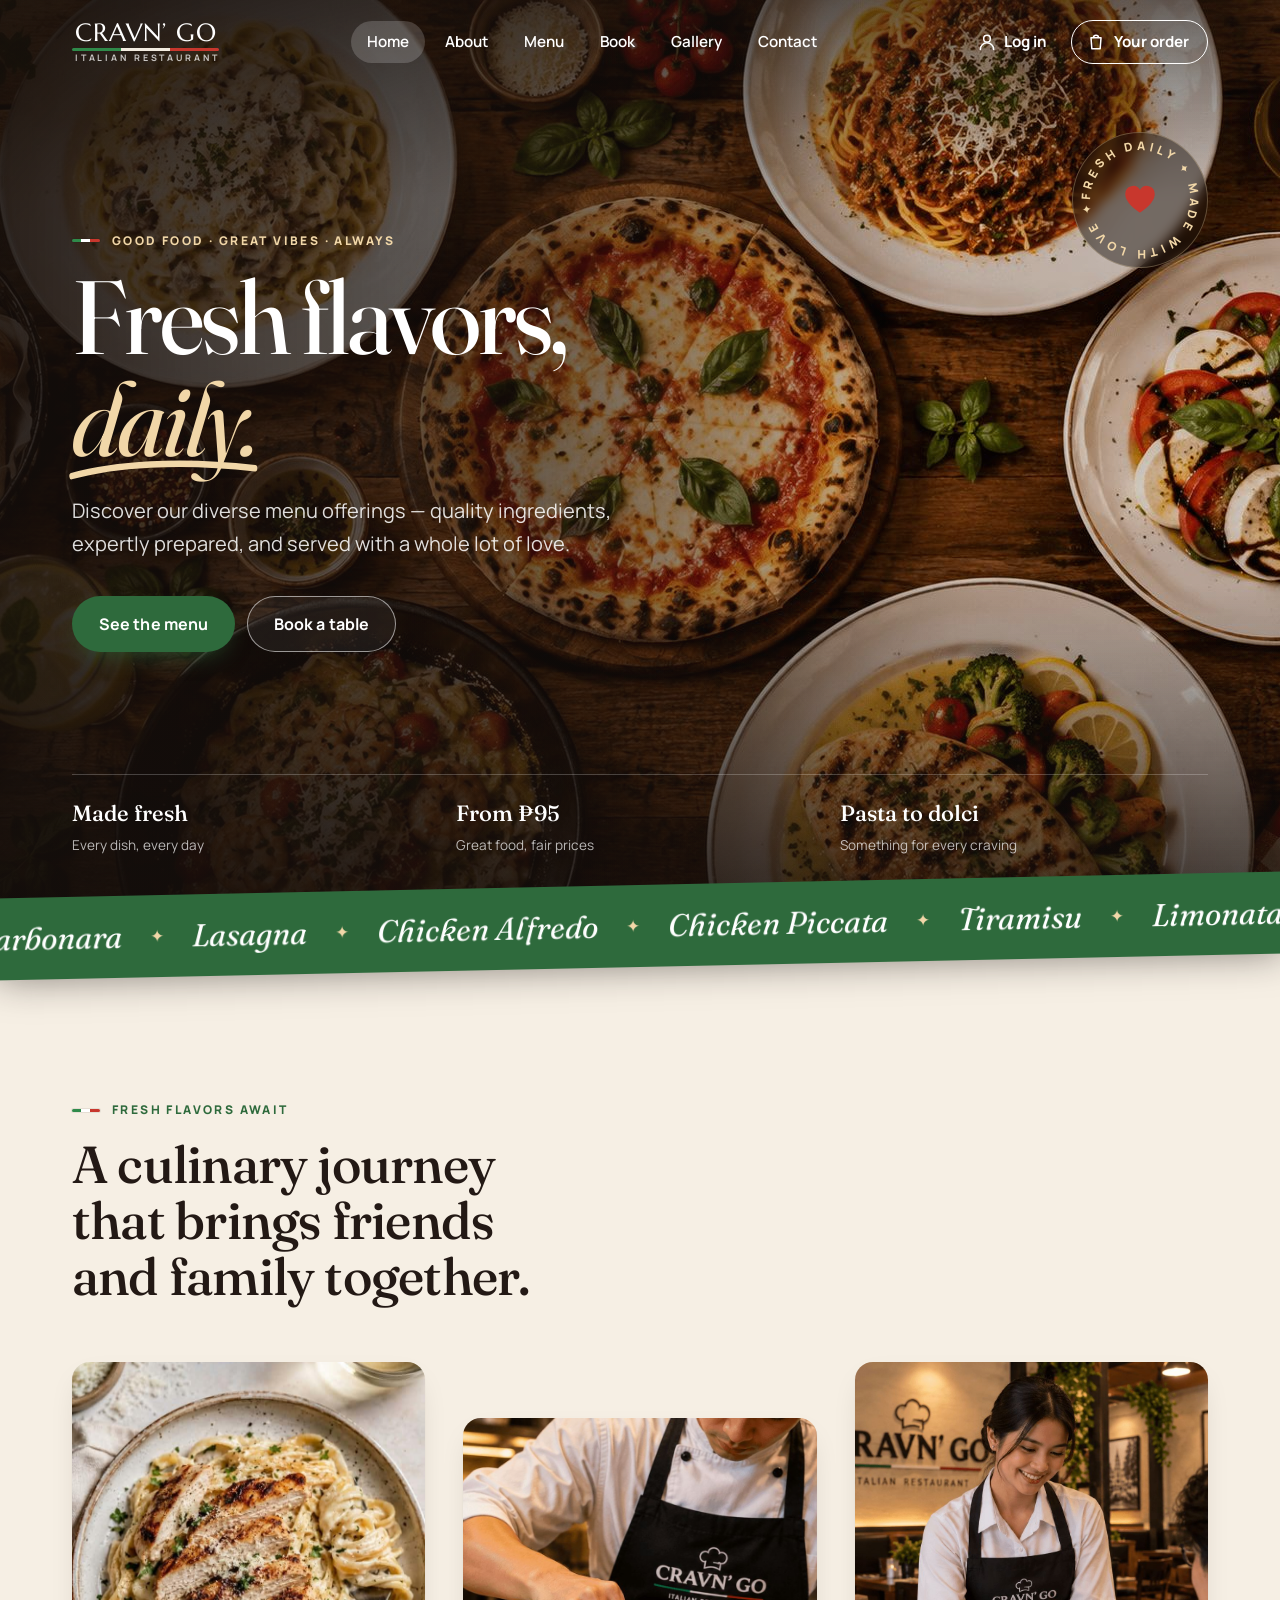
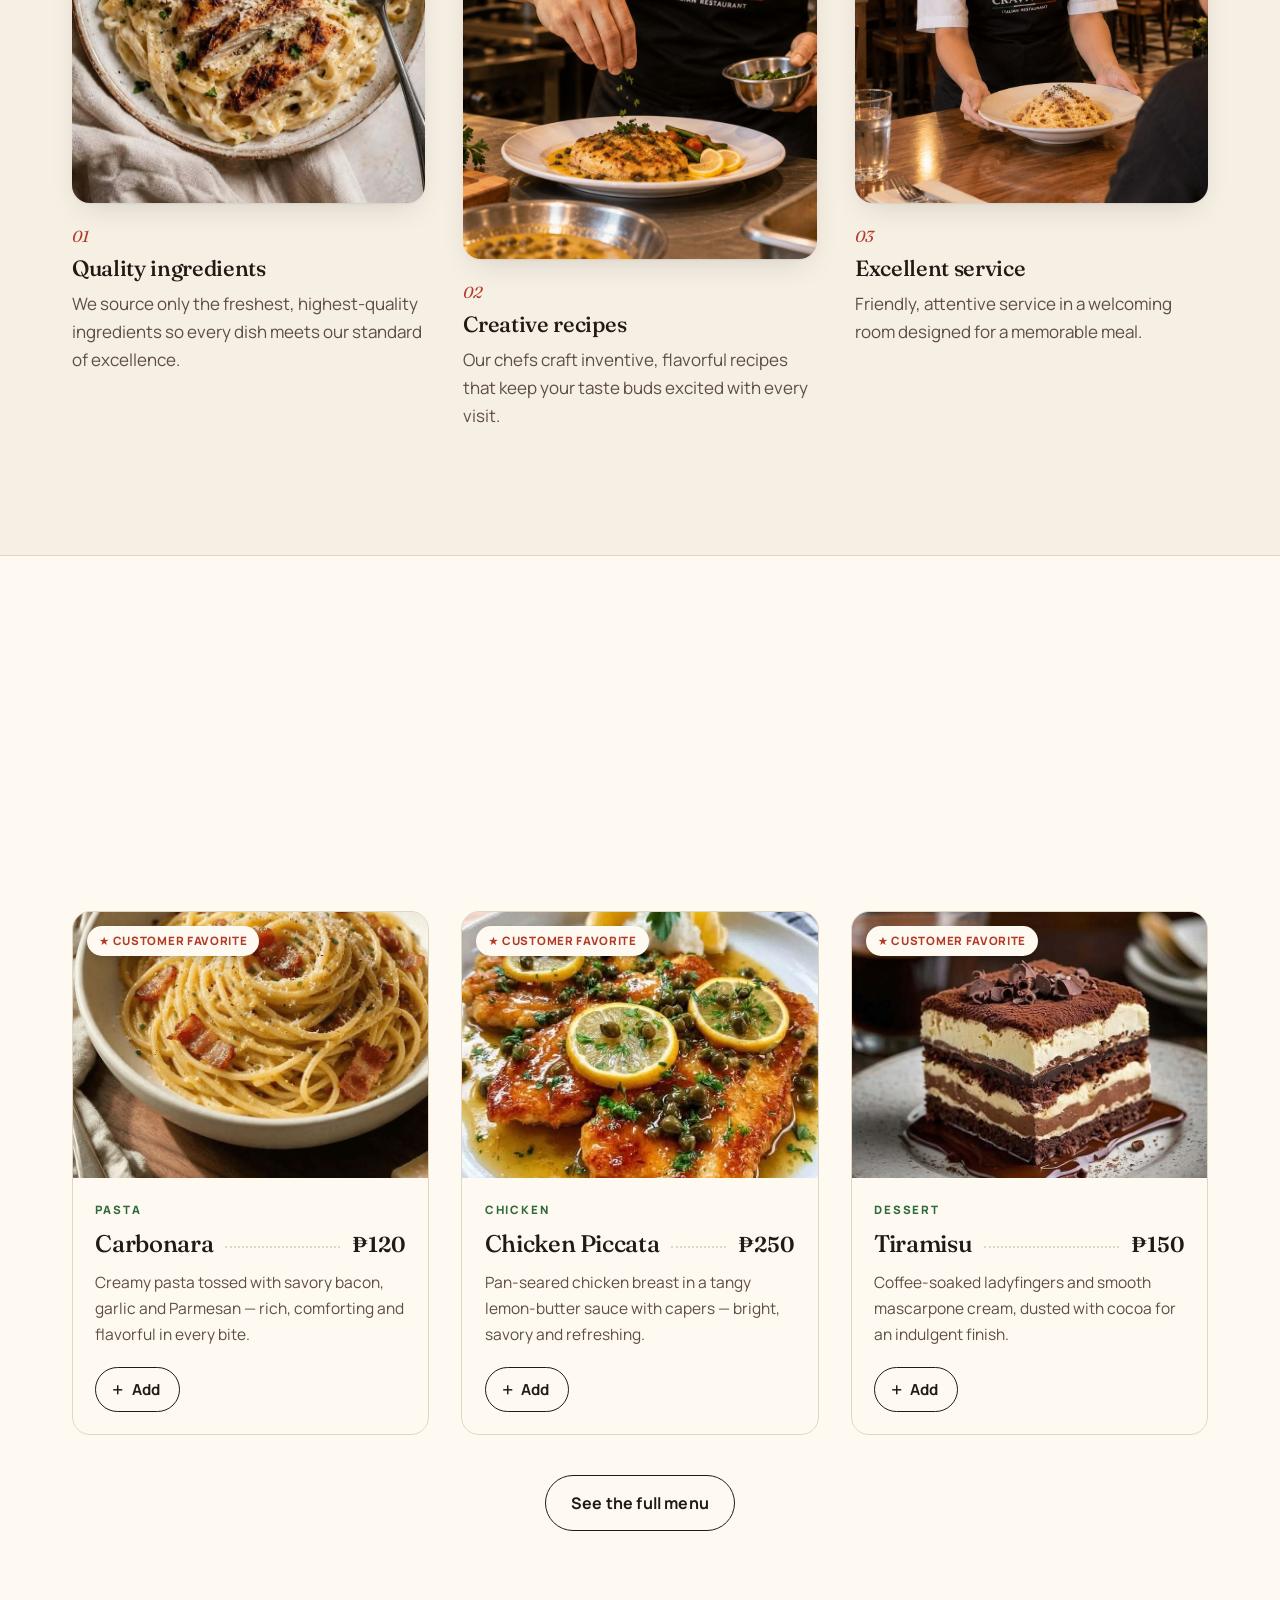
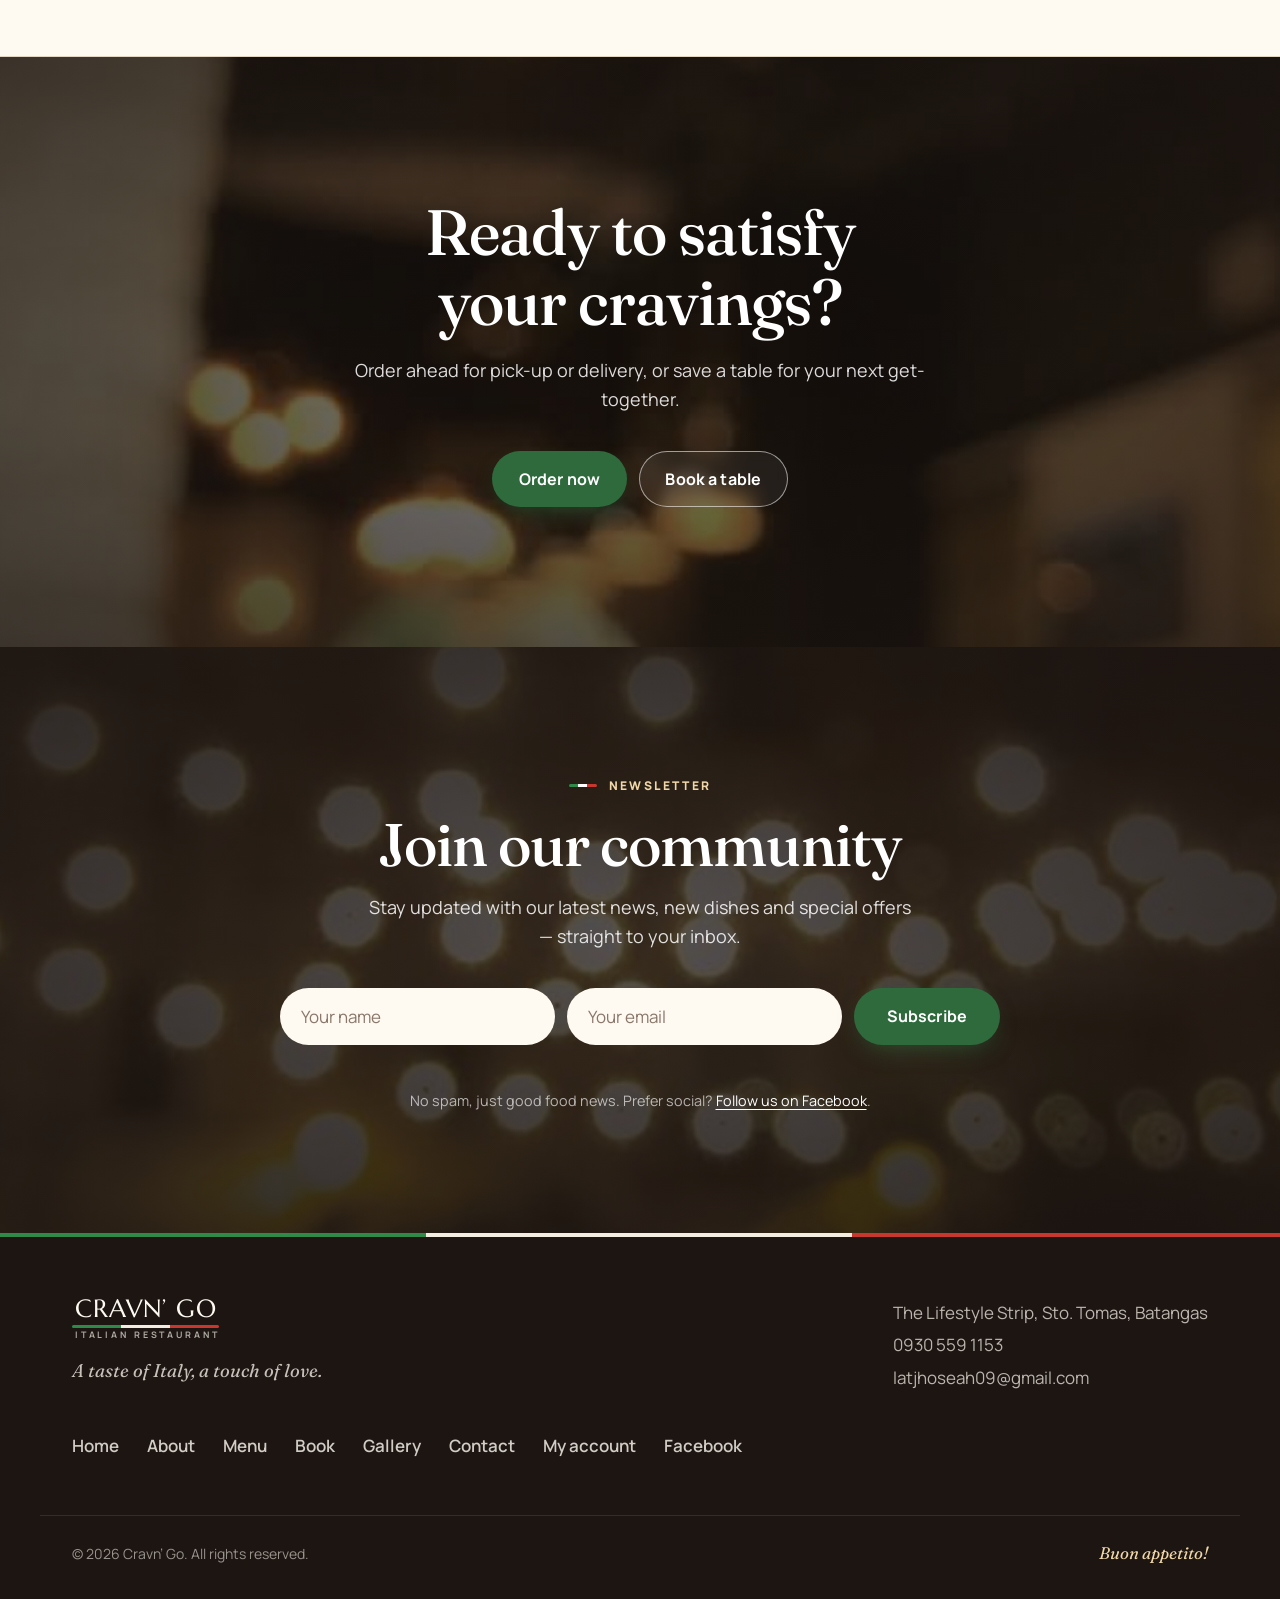
<file: index.html>
<!doctype html>
<html lang="en">
<head>
  <meta charset="utf-8">
  <meta name="viewport" content="width=device-width, initial-scale=1">
  <title>Cravn’ Go — Italian Restaurant</title>
  <meta name="description" content="Cravn’ Go is a cozy Italian restaurant in Sto. Tomas, Batangas serving creamy pastas, lemony chicken piccata, tiramisu and fresh limonata. A taste of Italy, a touch of love.">
  <meta name="theme-color" content="#1c1512">

  <meta property="og:type" content="website">
  <meta property="og:site_name" content="Cravn’ Go">
  <meta property="og:title" content="Cravn’ Go — Italian Restaurant">
  <meta property="og:description" content="Cravn’ Go is a cozy Italian restaurant in Sto. Tomas, Batangas serving creamy pastas, lemony chicken piccata, tiramisu and fresh limonata. A taste of Italy, a touch of love.">
  <meta property="og:image" content="images/hero.jpg">

  <script>document.documentElement.classList.add("js");try{if(sessionStorage.getItem("cravngo-nav"))document.documentElement.classList.add("page-entering")}catch(e){}try{if(localStorage.getItem("cravngo-session"))document.documentElement.classList.add("signed-in")}catch(e){}</script>
  <link rel="icon" href="favicon.svg" type="image/svg+xml">
  <link rel="preconnect" href="https://fonts.googleapis.com">
  <link rel="preconnect" href="https://fonts.gstatic.com" crossorigin>
  <link rel="stylesheet" href="https://fonts.googleapis.com/css2?family=Fraunces:ital,opsz,wght@0,9..144,400..700;1,9..144,400..700&family=Manrope:wght@400..800&family=Marcellus&display=swap">
  <link rel="stylesheet" href="css/styles.css">

  <script type="application/ld+json">
  {
    "@context": "https://schema.org",
    "@type": "Restaurant",
    "name": "Cravn’ Go",
    "slogan": "A Taste of Italy, A Touch of Love.",
    "servesCuisine": "Italian",
    "priceRange": "₱95–₱300",
    "image": "images/hero.jpg",
    "telephone": "+639305591153",
    "email": "latjhoseah09@gmail.com",
    "address": {
      "@type": "PostalAddress",
      "streetAddress": "The Lifestyle Strip",
      "addressLocality": "Sto. Tomas",
      "addressRegion": "Batangas",
      "addressCountry": "PH"
    },
    "openingHoursSpecification": [
      { "@type": "OpeningHoursSpecification", "dayOfWeek": ["Monday", "Tuesday", "Wednesday", "Thursday"], "opens": "11:00", "closes": "21:00" },
      { "@type": "OpeningHoursSpecification", "dayOfWeek": ["Friday", "Saturday"], "opens": "11:00", "closes": "23:00" },
      { "@type": "OpeningHoursSpecification", "dayOfWeek": "Sunday", "opens": "15:00", "closes": "23:00" }
    ],
    "acceptsReservations": true,
    "sameAs": ["https://www.facebook.com/profile.php?id=61595608813635"]
  }
  </script>
</head>
<body>
  <a class="skip-link" href="#main">Skip to content</a>

  <!-- ============ Header (same on every page) ============ -->
  <header class="site-header" data-header>
    <div class="container header-inner">
      <a class="brand" href="index.html" aria-label="Cravn’ Go home">
        <span class="brand-name">Cravn’ Go</span>
        <span class="brand-flag" aria-hidden="true"></span>
        <span class="brand-sub">Italian Restaurant</span>
      </a>

      <nav class="site-nav" id="site-nav" aria-label="Main">
        <ul>
          <li><a href="index.html" aria-current="page">Home</a></li>
          <li><a href="about.html">About</a></li>
          <li><a href="menu.html">Menu</a></li>
          <li><a href="book.html">Book</a></li>
          <li><a href="gallery.html">Gallery</a></li>
          <li><a href="contact.html">Contact</a></li>
        </ul>
      </nav>

      <div class="header-actions">
        <!-- Shows "Log in", or the customer's name + menu once logged in (js/main.js) -->
        <div class="account-slot" data-account-slot>
          <a class="account-toggle" href="login.html" aria-label="Log in"><svg viewBox="0 0 24 24" aria-hidden="true"><circle cx="12" cy="8" r="4"/><path d="M4 21a8 8 0 0 1 16 0"/></svg><span class="account-toggle-label">Log in</span></a>
        </div>
        <button class="order-toggle" type="button" data-open-order aria-label="Your order, 0 items">
          <svg viewBox="0 0 24 24" aria-hidden="true"><path d="M6 7h12l-1 13H7L6 7Z"/><path d="M9 7a3 3 0 0 1 6 0"/></svg>
          <span class="order-toggle-label">Your order</span>
          <span class="order-count" data-order-count hidden>0</span>
        </button>
        <button class="nav-toggle" type="button" aria-controls="site-nav" aria-expanded="false" data-nav-toggle>
          <span class="sr-only">Menu</span>
          <span class="nav-toggle-bars" aria-hidden="true"></span>
        </button>
      </div>
    </div>
  </header>

  <main id="main">

    <!-- ============ Hero ============ -->
    <section class="hero">
      <img class="hero-img" src="images/hero.jpg" width="1600" height="900" fetchpriority="high"
           alt="A rustic wooden table spread with creamy pasta, spaghetti bolognese, a Margherita pizza, caprese salad, shrimp pasta and grilled chicken">
      <div class="container hero-content">
        <p class="eyebrow eyebrow-light">Good food · Great vibes · Always</p>
        <h1>Fresh flavors,<br><em>daily.<svg class="swash" viewBox="0 0 220 24" preserveAspectRatio="none" aria-hidden="true"><path pathLength="1" d="M4 17C52 8 128 4 216 11"/></svg></em></h1>
        <p class="hero-lede">Discover our diverse menu offerings — quality ingredients, expertly prepared, and served with a whole lot of love.</p>
        <div class="hero-actions">
          <a class="btn btn-primary" href="menu.html">See the menu</a>
          <a class="btn btn-ghost" href="book.html?type=reserve">Book a table</a>
        </div>
      </div>
      <div class="hero-stamp" aria-hidden="true">
        <svg viewBox="0 0 120 120">
          <defs><path id="stamp-ring" d="M60 60m-44 0a44 44 0 1 1 88 0a44 44 0 1 1-88 0"/></defs>
          <text><textPath href="#stamp-ring" textLength="274">Fresh daily ✦ Made with love ✦</textPath></text>
          <path class="hero-stamp-heart" d="M60 71s-13-7.6-13-16.4a7 7 0 0 1 13-3.6 7 7 0 0 1 13 3.6C73 63.4 60 71 60 71Z"/>
        </svg>
      </div>
      <div class="container">
        <ul class="hero-facts">
          <li><strong>Made fresh</strong><span>Every dish, every day</span></li>
          <li><strong>From ₱95</strong><span>Great food, fair prices</span></li>
          <li><strong>Pasta to dolci</strong><span>Something for every craving</span></li>
        </ul>
      </div>
    </section>

    <!-- ============ Moving ribbon ============ -->
    <div class="marquee" aria-hidden="true">
      <div class="marquee-track">
        <span>Carbonara</span>
        <span>Lasagna</span>
        <span>Chicken Alfredo</span>
        <span>Chicken Piccata</span>
        <span>Tiramisu</span>
        <span>Limonata</span>
        <span>Buon appetito</span>
        <span>Carbonara</span>
        <span>Lasagna</span>
        <span>Chicken Alfredo</span>
        <span>Chicken Piccata</span>
        <span>Tiramisu</span>
        <span>Limonata</span>
        <span>Buon appetito</span>
      </div>
    </div>

    <!-- ============ Intro / pillars ============ -->
    <section class="section intro">
      <div class="container">
        <div class="section-head reveal">
          <p class="eyebrow">Fresh flavors await</p>
          <h2>A culinary journey that brings friends and family together.</h2>
        </div>

        <div class="pillars">
          <article class="pillar reveal">
            <div class="pillar-media">
              <img src="images/chicken-alfredo.jpg" width="736" height="1104" loading="lazy"
                   alt="Sliced grilled chicken over creamy fettuccine Alfredo with parsley and Parmesan">
            </div>
            <span class="pillar-num">01</span>
            <h3>Quality ingredients</h3>
            <p>We source only the freshest, highest-quality ingredients so every dish meets our standard of excellence.</p>
          </article>
          <article class="pillar reveal">
            <div class="pillar-media">
              <img src="images/recipes.jpg" width="1536" height="1024" loading="lazy"
                   alt="A Cravn’ Go chef finishing a plate of chicken piccata with fresh parsley">
            </div>
            <span class="pillar-num">02</span>
            <h3>Creative recipes</h3>
            <p>Our chefs craft inventive, flavorful recipes that keep your taste buds excited with every visit.</p>
          </article>
          <article class="pillar reveal">
            <div class="pillar-media">
              <img src="images/quality.jpg" width="1295" height="1214" loading="lazy"
                   alt="A smiling Cravn’ Go server bringing a plate of carbonara to a guest’s table">
            </div>
            <span class="pillar-num">03</span>
            <h3>Excellent service</h3>
            <p>Friendly, attentive service in a welcoming room designed for a memorable meal.</p>
          </article>
        </div>
      </div>
    </section>

    <!-- ============ Customer favorites ============ -->
    <section class="section favorites">
      <div class="container">
        <div class="section-head section-head-center reveal">
          <p class="eyebrow">Customer favorites</p>
          <h2>Our most loved dishes</h2>
          <p class="section-sub">Made with high-quality ingredients and a lot of heart. Tap <strong>Add</strong> to start your order.</p>
        </div>
        <!-- Filled from js/data.js by js/menu.js -->
        <div class="dishes" data-dishes="favorites"></div>
        <div class="section-foot">
          <a class="btn btn-outline" href="menu.html">See the full menu</a>
        </div>
      </div>
    </section>

    <!-- ============ Call to action ============ -->
    <section class="cta">
      <img class="cta-img" src="images/mission.jpg" width="736" height="981" loading="lazy" alt="">
      <div class="container cta-inner reveal">
        <h2>Ready to satisfy your cravings?</h2>
        <p>Order ahead for pick-up or delivery, or save a table for your next get-together.</p>
        <div class="hero-actions">
          <a class="btn btn-primary" href="menu.html">Order now</a>
          <a class="btn btn-ghost" href="book.html?type=reserve">Book a table</a>
        </div>
      </div>
    </section>

    <!-- ============ Newsletter ============ -->
    <section class="join" id="join" aria-labelledby="join-title">
      <img class="join-img" src="images/community.jpg" width="736" height="1308" loading="lazy" alt="">
      <div class="container join-inner reveal">
        <p class="eyebrow eyebrow-light">Newsletter</p>
        <h2 id="join-title">Join our community</h2>
        <p class="join-lede">Stay updated with our latest news, new dishes and special offers — straight to your inbox.</p>

        <!-- Saved to the "subscribers" table in Supabase (see supabase/schema.sql) -->
        <form class="join-form" method="post" data-subscribe-form>
          <label class="sr-only" for="join-name">Name</label>
          <input id="join-name" name="name" type="text" placeholder="Your name" autocomplete="name" maxlength="80" required>
          <label class="sr-only" for="join-email">Email</label>
          <input id="join-email" name="email" type="email" placeholder="Your email" autocomplete="email" maxlength="254" required>
          <div class="hp" aria-hidden="true">
            <label>Leave this empty <input name="website" type="text" tabindex="-1" autocomplete="off"></label>
          </div>
          <button class="btn btn-primary" type="submit">Subscribe</button>
        </form>
        <p class="join-status" role="status" aria-live="polite" data-subscribe-status></p>

        <p class="join-fine">No spam, just good food news. Prefer social? <a href="https://www.facebook.com/profile.php?id=61595608813635" target="_blank" rel="noopener">Follow us on Facebook</a>.</p>
      </div>
    </section>
  </main>

  <!-- ============ Footer (same on every page) ============ -->
  <footer class="site-footer">
    <div class="container footer-inner">
      <div class="footer-brand">
        <a class="brand brand-light" href="index.html" aria-label="Cravn’ Go home">
        <span class="brand-name">Cravn’ Go</span>
        <span class="brand-flag" aria-hidden="true"></span>
        <span class="brand-sub">Italian Restaurant</span>
        </a>
        <p>A taste of Italy, a touch of love.</p>
      </div>
      <address class="footer-contact">
        The Lifestyle Strip, Sto. Tomas, Batangas<br>
        <a href="tel:+639305591153">0930 559 1153</a><br>
        <a href="mailto:latjhoseah09@gmail.com">latjhoseah09@gmail.com</a>
      </address>
      <nav class="footer-nav" aria-label="Footer">
        <a href="index.html">Home</a>
        <a href="about.html">About</a>
        <a href="menu.html">Menu</a>
        <a href="book.html">Book</a>
        <a href="gallery.html">Gallery</a>
        <a href="contact.html">Contact</a>
        <a href="account.html">My account</a>
        <a href="https://www.facebook.com/profile.php?id=61595608813635" target="_blank" rel="noopener">Facebook</a>
      </nav>
    </div>
    <div class="container footer-base">
      <p>© <span data-year>2026</span> Cravn’ Go. All rights reserved.</p>
      <p class="script">Buon appetito!</p>
    </div>
  </footer>

  <!-- ============ Order drawer (same on every page) ============ -->
  <dialog class="drawer" id="order" aria-labelledby="order-title" data-drawer>
    <div class="drawer-inner">
      <header class="drawer-head">
        <h2 id="order-title">Your order</h2>
        <button class="icon-btn" type="button" data-close aria-label="Close order">
          <svg viewBox="0 0 24 24" aria-hidden="true"><path d="M6 6l12 12M18 6 6 18"/></svg>
        </button>
      </header>

      <div class="drawer-empty" data-order-empty>
        <p>Your order is empty.</p>
        <p class="muted">Pick something delicious from the menu to get started.</p>
        <a class="btn btn-primary" href="menu.html">Browse the menu</a>
      </div>

      <ul class="order-lines" data-order-lines></ul>

      <footer class="drawer-foot" data-order-foot hidden>
        <div class="order-total"><span>Total</span><strong data-order-total>₱0</strong></div>
        <button class="btn btn-primary btn-block" type="button" data-checkout>Checkout</button>
        <p class="muted small">Next, choose pick-up, delivery or a table reservation. Prefer to call? <a href="tel:+639305591153">0930 559 1153</a></p>
        <div class="drawer-links">
          <button class="link-btn" type="button" data-send-order>Send via Messenger instead</button>
          <button class="link-btn" type="button" data-clear-order>Clear order</button>
        </div>
      </footer>
    </div>
  </dialog>

  <div class="toast" role="status" aria-live="polite" data-toast></div>

  <script src="js/config.js" defer></script>
  <script src="js/data.js" defer></script>
  <script src="js/main.js" defer></script>
  <script src="js/menu.js" defer></script>
</body>
</html>
</file>
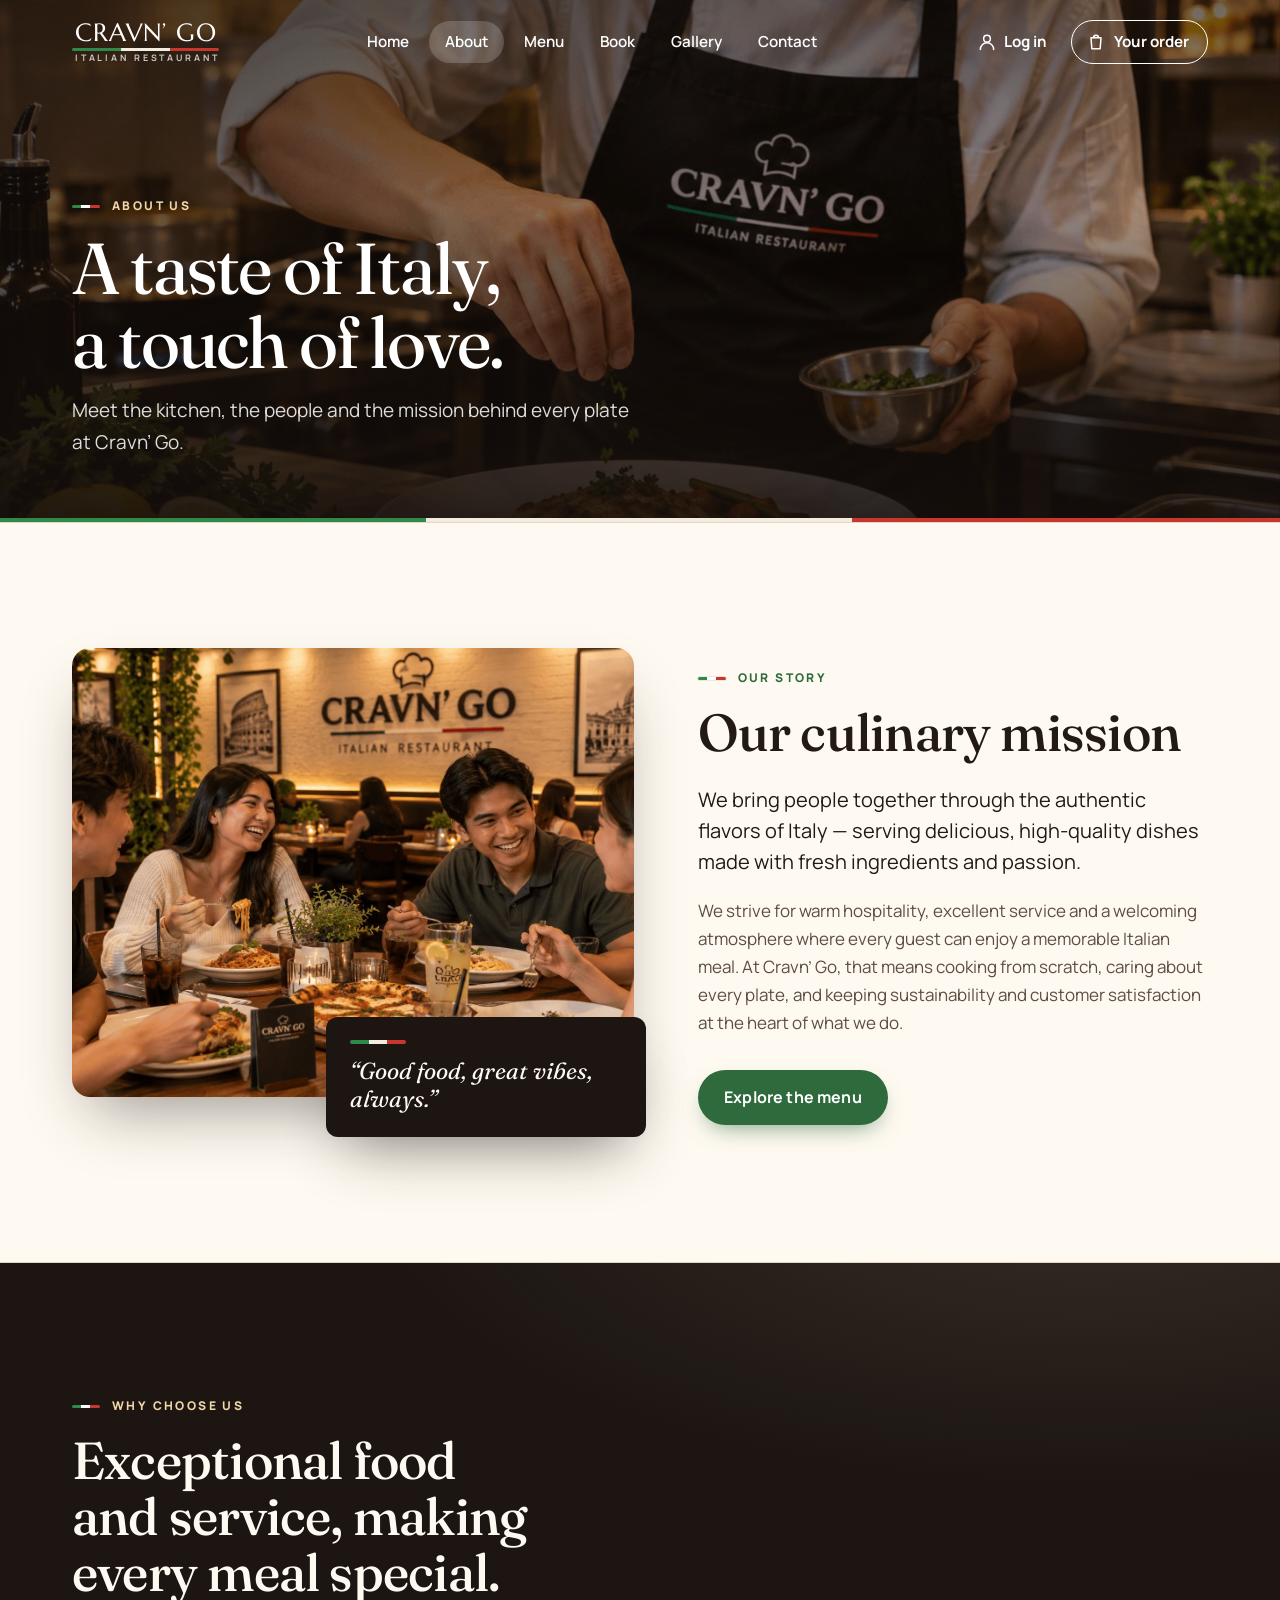
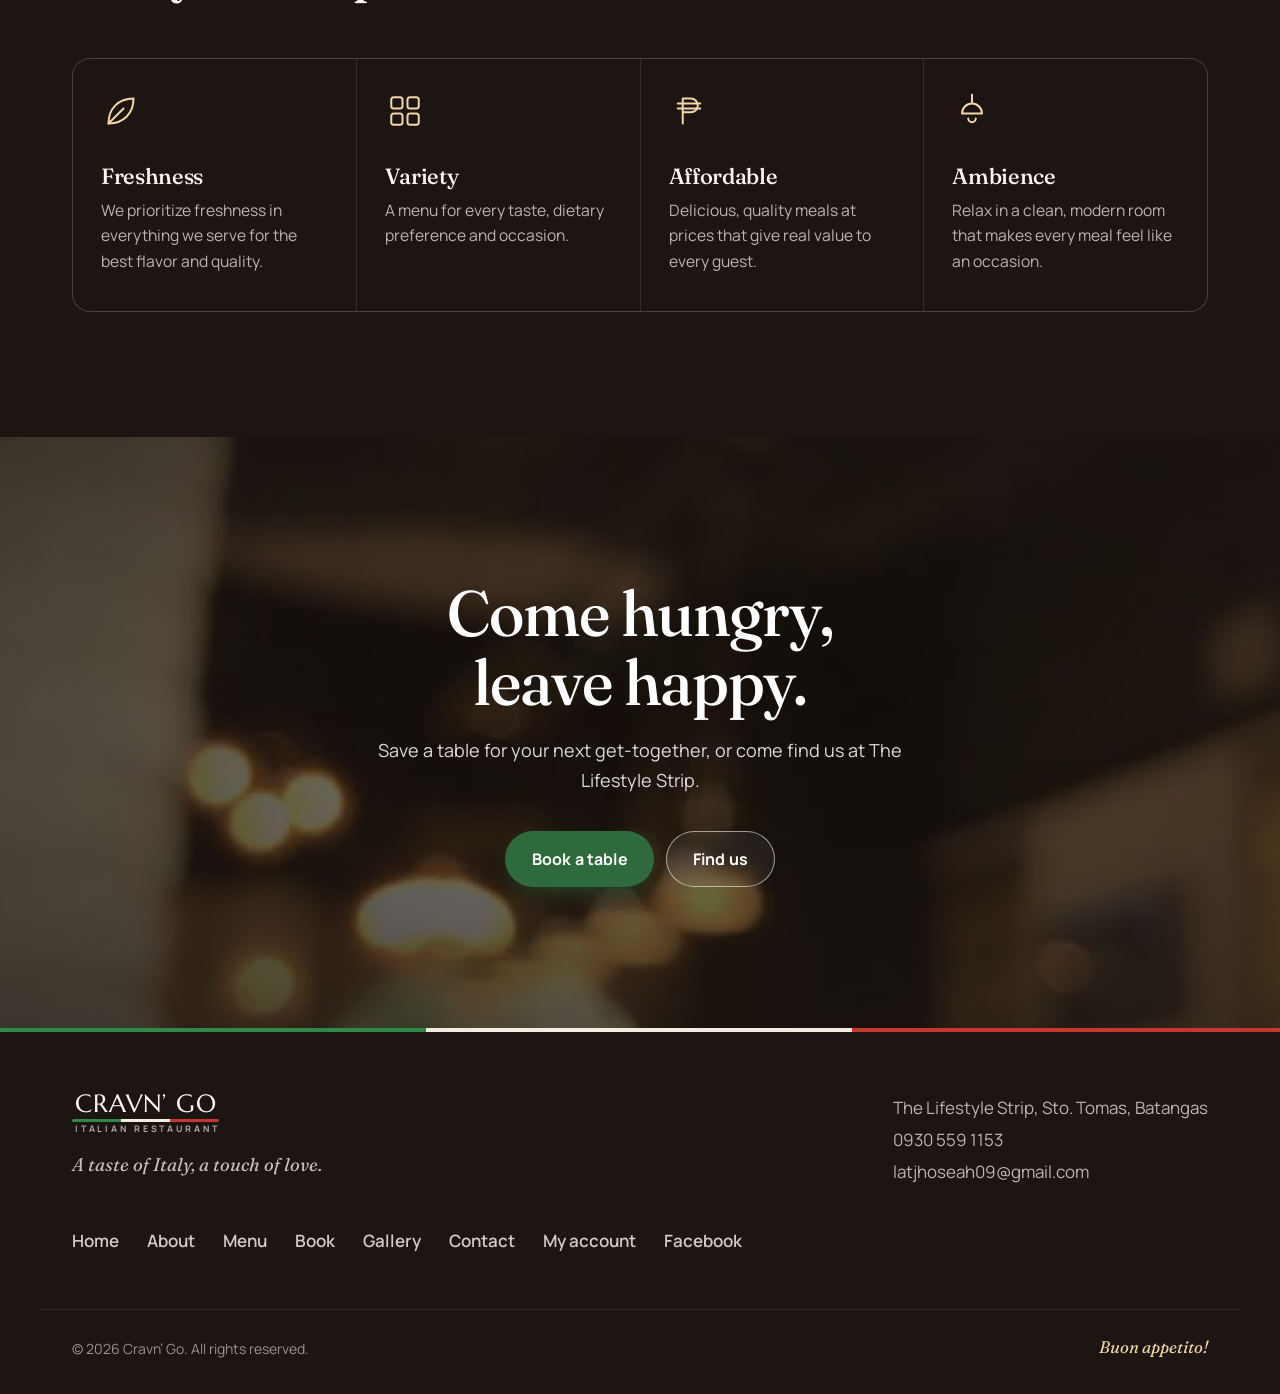
<file: about.html>
<!doctype html>
<html lang="en">
<head>
  <meta charset="utf-8">
  <meta name="viewport" content="width=device-width, initial-scale=1">
  <title>About us — Cravn’ Go</title>
  <meta name="description" content="The story and mission behind Cravn’ Go, an Italian restaurant in Sto. Tomas, Batangas.">
  <meta name="theme-color" content="#1c1512">

  <meta property="og:type" content="website">
  <meta property="og:site_name" content="Cravn’ Go">
  <meta property="og:title" content="About us — Cravn’ Go">
  <meta property="og:description" content="The story and mission behind Cravn’ Go, an Italian restaurant in Sto. Tomas, Batangas.">
  <meta property="og:image" content="images/hero.jpg">

  <script>document.documentElement.classList.add("js");try{if(sessionStorage.getItem("cravngo-nav"))document.documentElement.classList.add("page-entering")}catch(e){}try{if(localStorage.getItem("cravngo-session"))document.documentElement.classList.add("signed-in")}catch(e){}</script>
  <link rel="icon" href="favicon.svg" type="image/svg+xml">
  <link rel="preconnect" href="https://fonts.googleapis.com">
  <link rel="preconnect" href="https://fonts.gstatic.com" crossorigin>
  <link rel="stylesheet" href="https://fonts.googleapis.com/css2?family=Fraunces:ital,opsz,wght@0,9..144,400..700;1,9..144,400..700&family=Manrope:wght@400..800&family=Marcellus&display=swap">
  <link rel="stylesheet" href="css/styles.css">
</head>
<body>
  <a class="skip-link" href="#main">Skip to content</a>

  <!-- ============ Header (same on every page) ============ -->
  <header class="site-header" data-header>
    <div class="container header-inner">
      <a class="brand" href="index.html" aria-label="Cravn’ Go home">
        <span class="brand-name">Cravn’ Go</span>
        <span class="brand-flag" aria-hidden="true"></span>
        <span class="brand-sub">Italian Restaurant</span>
      </a>

      <nav class="site-nav" id="site-nav" aria-label="Main">
        <ul>
          <li><a href="index.html">Home</a></li>
          <li><a href="about.html" aria-current="page">About</a></li>
          <li><a href="menu.html">Menu</a></li>
          <li><a href="book.html">Book</a></li>
          <li><a href="gallery.html">Gallery</a></li>
          <li><a href="contact.html">Contact</a></li>
        </ul>
      </nav>

      <div class="header-actions">
        <!-- Shows "Log in", or the customer's name + menu once logged in (js/main.js) -->
        <div class="account-slot" data-account-slot>
          <a class="account-toggle" href="login.html" aria-label="Log in"><svg viewBox="0 0 24 24" aria-hidden="true"><circle cx="12" cy="8" r="4"/><path d="M4 21a8 8 0 0 1 16 0"/></svg><span class="account-toggle-label">Log in</span></a>
        </div>
        <button class="order-toggle" type="button" data-open-order aria-label="Your order, 0 items">
          <svg viewBox="0 0 24 24" aria-hidden="true"><path d="M6 7h12l-1 13H7L6 7Z"/><path d="M9 7a3 3 0 0 1 6 0"/></svg>
          <span class="order-toggle-label">Your order</span>
          <span class="order-count" data-order-count hidden>0</span>
        </button>
        <button class="nav-toggle" type="button" aria-controls="site-nav" aria-expanded="false" data-nav-toggle>
          <span class="sr-only">Menu</span>
          <span class="nav-toggle-bars" aria-hidden="true"></span>
        </button>
      </div>
    </div>
  </header>

  <main id="main">

    <!-- ============ Page banner ============ -->
    <section class="page-hero">
      <img class="page-hero-img" src="images/recipes.jpg" width="1536" height="1024" alt="" fetchpriority="high" style="object-position: 50% 35%">
      <div class="container">
        <p class="eyebrow eyebrow-light">About us</p>
        <h1>A taste of Italy, a touch of love.</h1>
        <p>Meet the kitchen, the people and the mission behind every plate at Cravn’ Go.</p>
      </div>
    </section>

    <!-- ============ Mission ============ -->
    <section class="section about">
      <div class="container about-grid">
        <figure class="about-media reveal">
          <img src="images/service.jpg" width="1536" height="1024" loading="lazy"
               alt="Four friends laughing over pasta, pizza and drinks under the Cravn’ Go sign">
          <figcaption class="about-quote">
            <span class="flag-rule" aria-hidden="true"></span>
            <q>Good food, great vibes, always.</q>
          </figcaption>
        </figure>

        <div class="about-copy reveal">
          <p class="eyebrow">Our story</p>
          <h2>Our culinary mission</h2>
          <p class="lead">We bring people together through the authentic flavors of Italy — serving delicious, high-quality dishes made with fresh ingredients and passion.</p>
          <p>We strive for warm hospitality, excellent service and a welcoming atmosphere where every guest can enjoy a memorable Italian meal. At Cravn’ Go, that means cooking from scratch, caring about every plate, and keeping sustainability and customer satisfaction at the heart of what we do.</p>
          <a class="btn btn-primary" href="menu.html">Explore the menu</a>
        </div>
      </div>
    </section>

    <!-- ============ Why choose us ============ -->
    <section class="section why">
      <div class="container">
        <div class="section-head section-head-split reveal">
          <div>
            <p class="eyebrow eyebrow-light">Why choose us</p>
            <h2>Exceptional food and service, making every meal special.</h2>
          </div>
        </div>

        <ul class="why-list">
          <li class="reveal">
            <svg viewBox="0 0 32 32" aria-hidden="true"><path pathLength="1" d="M6 26C6 14 14 6 26 6c0 12-8 20-20 20Z"/><path pathLength="1" d="M6 26 18 14"/></svg>
            <h3>Freshness</h3>
            <p>We prioritize freshness in everything we serve for the best flavor and quality.</p>
          </li>
          <li class="reveal">
            <svg viewBox="0 0 32 32" aria-hidden="true"><rect pathLength="1" x="5" y="5" width="9" height="9" rx="2"/><rect pathLength="1" x="18" y="5" width="9" height="9" rx="2"/><rect pathLength="1" x="5" y="18" width="9" height="9" rx="2"/><rect pathLength="1" x="18" y="18" width="9" height="9" rx="2"/></svg>
            <h3>Variety</h3>
            <p>A menu for every taste, dietary preference and occasion.</p>
          </li>
          <li class="reveal">
            <svg viewBox="0 0 32 32" aria-hidden="true"><path pathLength="1" d="M11 26V6h6.5a5.5 5.5 0 0 1 0 11H11"/><path pathLength="1" d="M7 10h18M7 14h18"/></svg>
            <h3>Affordable</h3>
            <p>Delicious, quality meals at prices that give real value to every guest.</p>
          </li>
          <li class="reveal">
            <svg viewBox="0 0 32 32" aria-hidden="true"><path pathLength="1" d="M16 3v6"/><path pathLength="1" d="M8 18a8 8 0 0 1 16 0H8Z"/><path pathLength="1" d="M13 22a3 3 0 0 0 6 0"/></svg>
            <h3>Ambience</h3>
            <p>Relax in a clean, modern room that makes every meal feel like an occasion.</p>
          </li>
        </ul>
      </div>
    </section>

    <!-- ============ Call to action ============ -->
    <section class="cta">
      <img class="cta-img" src="images/mission.jpg" width="736" height="981" loading="lazy" alt="">
      <div class="container cta-inner reveal">
        <h2>Come hungry, leave happy.</h2>
        <p>Save a table for your next get-together, or come find us at The Lifestyle Strip.</p>
        <div class="hero-actions">
          <a class="btn btn-primary" href="book.html?type=reserve">Book a table</a>
          <a class="btn btn-ghost" href="contact.html">Find us</a>
        </div>
      </div>
    </section>
  </main>

  <!-- ============ Footer (same on every page) ============ -->
  <footer class="site-footer">
    <div class="container footer-inner">
      <div class="footer-brand">
        <a class="brand brand-light" href="index.html" aria-label="Cravn’ Go home">
        <span class="brand-name">Cravn’ Go</span>
        <span class="brand-flag" aria-hidden="true"></span>
        <span class="brand-sub">Italian Restaurant</span>
        </a>
        <p>A taste of Italy, a touch of love.</p>
      </div>
      <address class="footer-contact">
        The Lifestyle Strip, Sto. Tomas, Batangas<br>
        <a href="tel:+639305591153">0930 559 1153</a><br>
        <a href="mailto:latjhoseah09@gmail.com">latjhoseah09@gmail.com</a>
      </address>
      <nav class="footer-nav" aria-label="Footer">
        <a href="index.html">Home</a>
        <a href="about.html">About</a>
        <a href="menu.html">Menu</a>
        <a href="book.html">Book</a>
        <a href="gallery.html">Gallery</a>
        <a href="contact.html">Contact</a>
        <a href="account.html">My account</a>
        <a href="https://www.facebook.com/profile.php?id=61595608813635" target="_blank" rel="noopener">Facebook</a>
      </nav>
    </div>
    <div class="container footer-base">
      <p>© <span data-year>2026</span> Cravn’ Go. All rights reserved.</p>
      <p class="script">Buon appetito!</p>
    </div>
  </footer>

  <!-- ============ Order drawer (same on every page) ============ -->
  <dialog class="drawer" id="order" aria-labelledby="order-title" data-drawer>
    <div class="drawer-inner">
      <header class="drawer-head">
        <h2 id="order-title">Your order</h2>
        <button class="icon-btn" type="button" data-close aria-label="Close order">
          <svg viewBox="0 0 24 24" aria-hidden="true"><path d="M6 6l12 12M18 6 6 18"/></svg>
        </button>
      </header>

      <div class="drawer-empty" data-order-empty>
        <p>Your order is empty.</p>
        <p class="muted">Pick something delicious from the menu to get started.</p>
        <a class="btn btn-primary" href="menu.html">Browse the menu</a>
      </div>

      <ul class="order-lines" data-order-lines></ul>

      <footer class="drawer-foot" data-order-foot hidden>
        <div class="order-total"><span>Total</span><strong data-order-total>₱0</strong></div>
        <button class="btn btn-primary btn-block" type="button" data-checkout>Checkout</button>
        <p class="muted small">Next, choose pick-up, delivery or a table reservation. Prefer to call? <a href="tel:+639305591153">0930 559 1153</a></p>
        <div class="drawer-links">
          <button class="link-btn" type="button" data-send-order>Send via Messenger instead</button>
          <button class="link-btn" type="button" data-clear-order>Clear order</button>
        </div>
      </footer>
    </div>
  </dialog>

  <div class="toast" role="status" aria-live="polite" data-toast></div>

  <script src="js/config.js" defer></script>
  <script src="js/data.js" defer></script>
  <script src="js/main.js" defer></script>
</body>
</html>
</file>
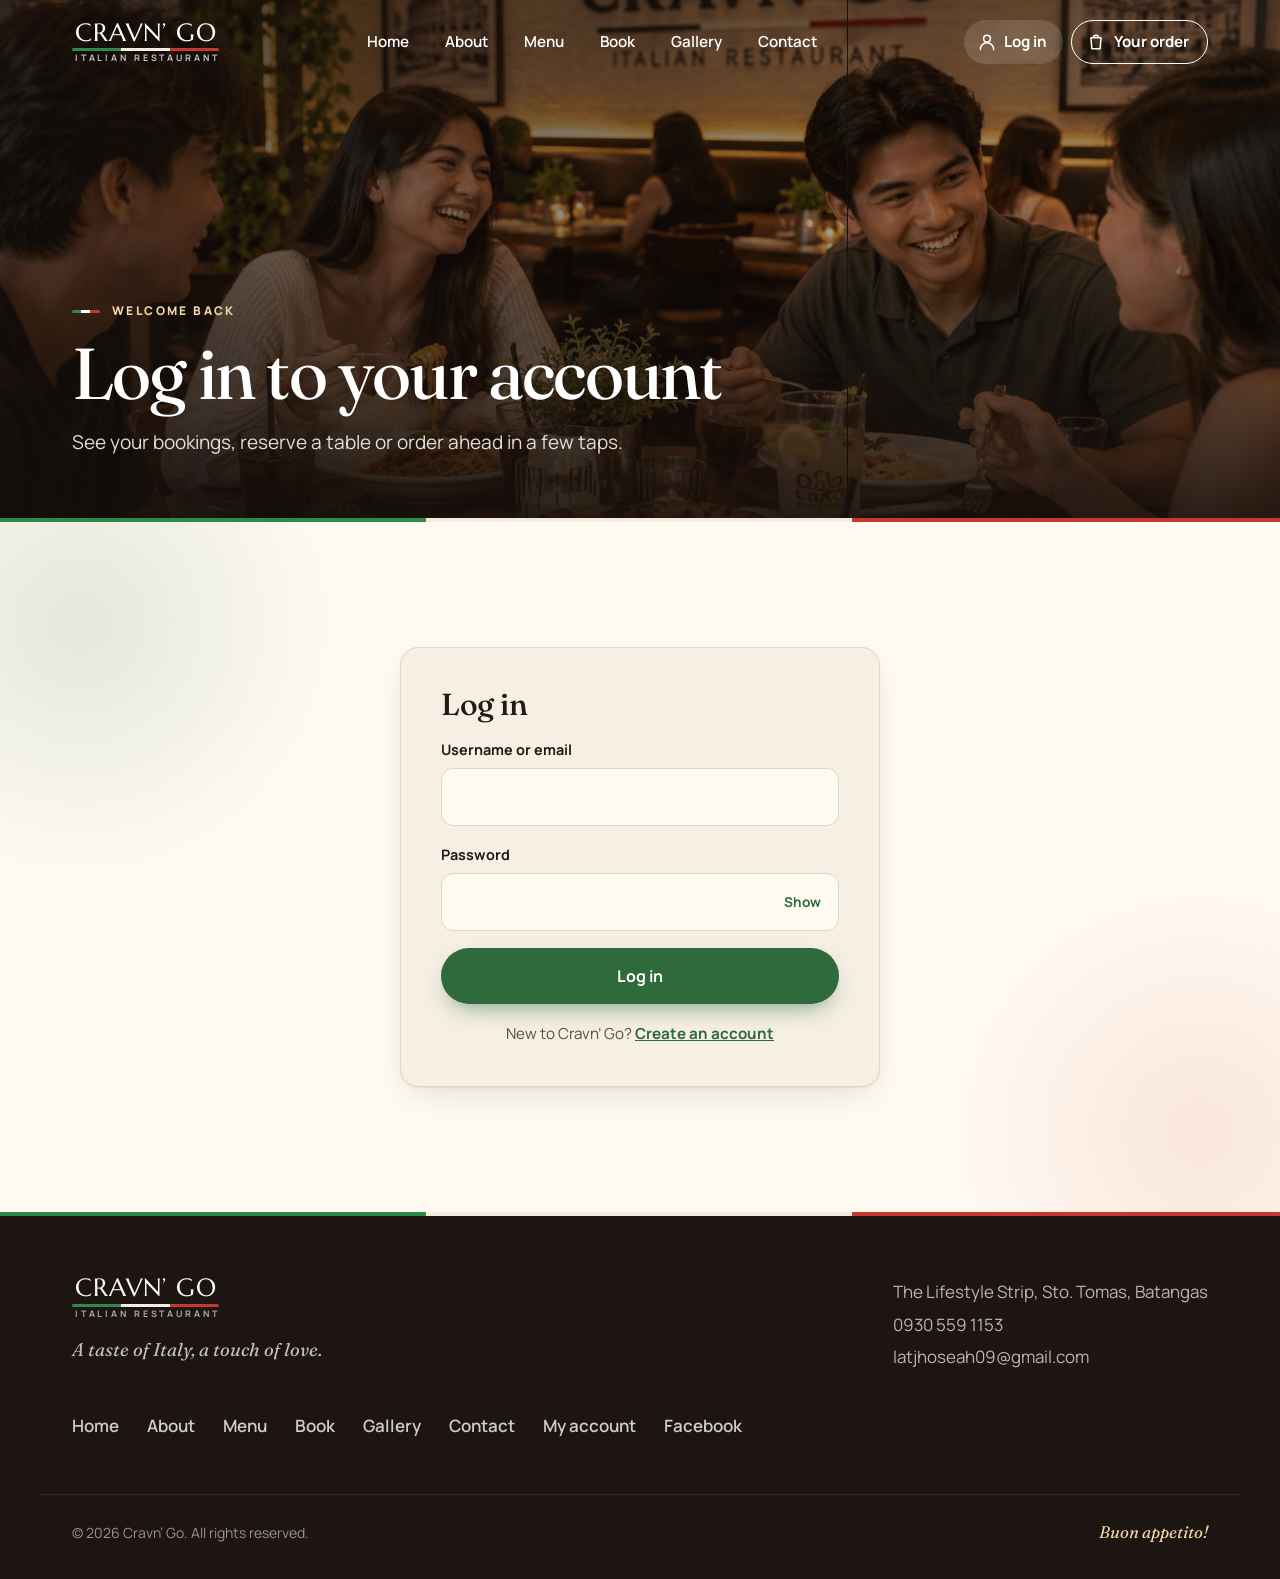
<file: account.html>
<!doctype html>
<html lang="en">
<head>
  <meta charset="utf-8">
  <meta name="viewport" content="width=device-width, initial-scale=1">
  <title>My account — Cravn’ Go</title>
  <meta name="description" content="Your Cravn’ Go bookings and account details.">
  <meta name="theme-color" content="#1c1512">

  <meta property="og:type" content="website">
  <meta property="og:site_name" content="Cravn’ Go">
  <meta property="og:title" content="My account — Cravn’ Go">
  <meta property="og:description" content="Your Cravn’ Go bookings and account details.">
  <meta property="og:image" content="images/hero.jpg">

  <script>document.documentElement.classList.add("js");try{if(sessionStorage.getItem("cravngo-nav"))document.documentElement.classList.add("page-entering")}catch(e){}try{if(localStorage.getItem("cravngo-session"))document.documentElement.classList.add("signed-in")}catch(e){}</script>
  <link rel="icon" href="favicon.svg" type="image/svg+xml">
  <link rel="preconnect" href="https://fonts.googleapis.com">
  <link rel="preconnect" href="https://fonts.gstatic.com" crossorigin>
  <link rel="stylesheet" href="https://fonts.googleapis.com/css2?family=Fraunces:ital,opsz,wght@0,9..144,400..700;1,9..144,400..700&family=Manrope:wght@400..800&family=Marcellus&display=swap">
  <link rel="stylesheet" href="css/styles.css">
</head>
<body>
  <a class="skip-link" href="#main">Skip to content</a>

  <!-- ============ Header (same on every page) ============ -->
  <header class="site-header" data-header>
    <div class="container header-inner">
      <a class="brand" href="index.html" aria-label="Cravn’ Go home">
        <span class="brand-name">Cravn’ Go</span>
        <span class="brand-flag" aria-hidden="true"></span>
        <span class="brand-sub">Italian Restaurant</span>
      </a>

      <nav class="site-nav" id="site-nav" aria-label="Main">
        <ul>
          <li><a href="index.html">Home</a></li>
          <li><a href="about.html">About</a></li>
          <li><a href="menu.html">Menu</a></li>
          <li><a href="book.html">Book</a></li>
          <li><a href="gallery.html">Gallery</a></li>
          <li><a href="contact.html">Contact</a></li>
        </ul>
      </nav>

      <div class="header-actions">
        <!-- Shows "Log in", or the customer's name + menu once logged in (js/main.js) -->
        <div class="account-slot" data-account-slot>
          <a class="account-toggle" href="login.html" aria-label="Log in"><svg viewBox="0 0 24 24" aria-hidden="true"><circle cx="12" cy="8" r="4"/><path d="M4 21a8 8 0 0 1 16 0"/></svg><span class="account-toggle-label">Log in</span></a>
        </div>
        <button class="order-toggle" type="button" data-open-order aria-label="Your order, 0 items">
          <svg viewBox="0 0 24 24" aria-hidden="true"><path d="M6 7h12l-1 13H7L6 7Z"/><path d="M9 7a3 3 0 0 1 6 0"/></svg>
          <span class="order-toggle-label">Your order</span>
          <span class="order-count" data-order-count hidden>0</span>
        </button>
        <button class="nav-toggle" type="button" aria-controls="site-nav" aria-expanded="false" data-nav-toggle>
          <span class="sr-only">Menu</span>
          <span class="nav-toggle-bars" aria-hidden="true"></span>
        </button>
      </div>
    </div>
  </header>

  <main id="main">

    <!-- ============ Page banner ============ -->
    <section class="page-hero page-hero-short">
      <img class="page-hero-img" src="images/mission.jpg" width="736" height="981" alt="" fetchpriority="high" style="object-position: 50% 40%">
      <div class="container">
        <p class="eyebrow eyebrow-light">My account</p>
        <h1 data-greeting>Hi there!</h1>
        <p>Your bookings and details, all in one place.</p>
      </div>
    </section>

    <!-- ============ Profile + bookings ============ -->
    <section class="section account">
      <div class="container account-layout">
        <aside class="profile-card reveal">
          <span class="avatar avatar-xl" aria-hidden="true" data-profile-avatar></span>
          <h2 data-profile-name></h2>
          <p class="muted" data-profile-username></p>
          <dl class="profile-list">
            <div><dt>Email</dt><dd data-profile-email></dd></div>
            <div><dt>Mobile</dt><dd data-profile-phone></dd></div>
          </dl>
          <button class="btn btn-outline btn-block" type="button" data-account-log-out>Log out</button>
        </aside>

        <div class="account-main reveal">
          <div class="account-bar">
            <h2>My bookings</h2>
            <a class="btn btn-primary" href="book.html">New booking</a>
          </div>
          <p class="muted" data-bookings-status>Loading your bookings…</p>
          <ul class="booking-list" data-booking-list></ul>
        </div>
      </div>
    </section>
  </main>

  <!-- ============ Footer (same on every page) ============ -->
  <footer class="site-footer">
    <div class="container footer-inner">
      <div class="footer-brand">
        <a class="brand brand-light" href="index.html" aria-label="Cravn’ Go home">
        <span class="brand-name">Cravn’ Go</span>
        <span class="brand-flag" aria-hidden="true"></span>
        <span class="brand-sub">Italian Restaurant</span>
        </a>
        <p>A taste of Italy, a touch of love.</p>
      </div>
      <address class="footer-contact">
        The Lifestyle Strip, Sto. Tomas, Batangas<br>
        <a href="tel:+639305591153">0930 559 1153</a><br>
        <a href="mailto:latjhoseah09@gmail.com">latjhoseah09@gmail.com</a>
      </address>
      <nav class="footer-nav" aria-label="Footer">
        <a href="index.html">Home</a>
        <a href="about.html">About</a>
        <a href="menu.html">Menu</a>
        <a href="book.html">Book</a>
        <a href="gallery.html">Gallery</a>
        <a href="contact.html">Contact</a>
        <a href="account.html">My account</a>
        <a href="https://www.facebook.com/profile.php?id=61595608813635" target="_blank" rel="noopener">Facebook</a>
      </nav>
    </div>
    <div class="container footer-base">
      <p>© <span data-year>2026</span> Cravn’ Go. All rights reserved.</p>
      <p class="script">Buon appetito!</p>
    </div>
  </footer>

  <!-- ============ Order drawer (same on every page) ============ -->
  <dialog class="drawer" id="order" aria-labelledby="order-title" data-drawer>
    <div class="drawer-inner">
      <header class="drawer-head">
        <h2 id="order-title">Your order</h2>
        <button class="icon-btn" type="button" data-close aria-label="Close order">
          <svg viewBox="0 0 24 24" aria-hidden="true"><path d="M6 6l12 12M18 6 6 18"/></svg>
        </button>
      </header>

      <div class="drawer-empty" data-order-empty>
        <p>Your order is empty.</p>
        <p class="muted">Pick something delicious from the menu to get started.</p>
        <a class="btn btn-primary" href="menu.html">Browse the menu</a>
      </div>

      <ul class="order-lines" data-order-lines></ul>

      <footer class="drawer-foot" data-order-foot hidden>
        <div class="order-total"><span>Total</span><strong data-order-total>₱0</strong></div>
        <button class="btn btn-primary btn-block" type="button" data-checkout>Checkout</button>
        <p class="muted small">Next, choose pick-up, delivery or a table reservation. Prefer to call? <a href="tel:+639305591153">0930 559 1153</a></p>
        <div class="drawer-links">
          <button class="link-btn" type="button" data-send-order>Send via Messenger instead</button>
          <button class="link-btn" type="button" data-clear-order>Clear order</button>
        </div>
      </footer>
    </div>
  </dialog>

  <div class="toast" role="status" aria-live="polite" data-toast></div>

  <script src="js/config.js" defer></script>
  <script src="js/data.js" defer></script>
  <script src="js/main.js" defer></script>
  <script src="js/account.js" defer></script>
</body>
</html>
</file>
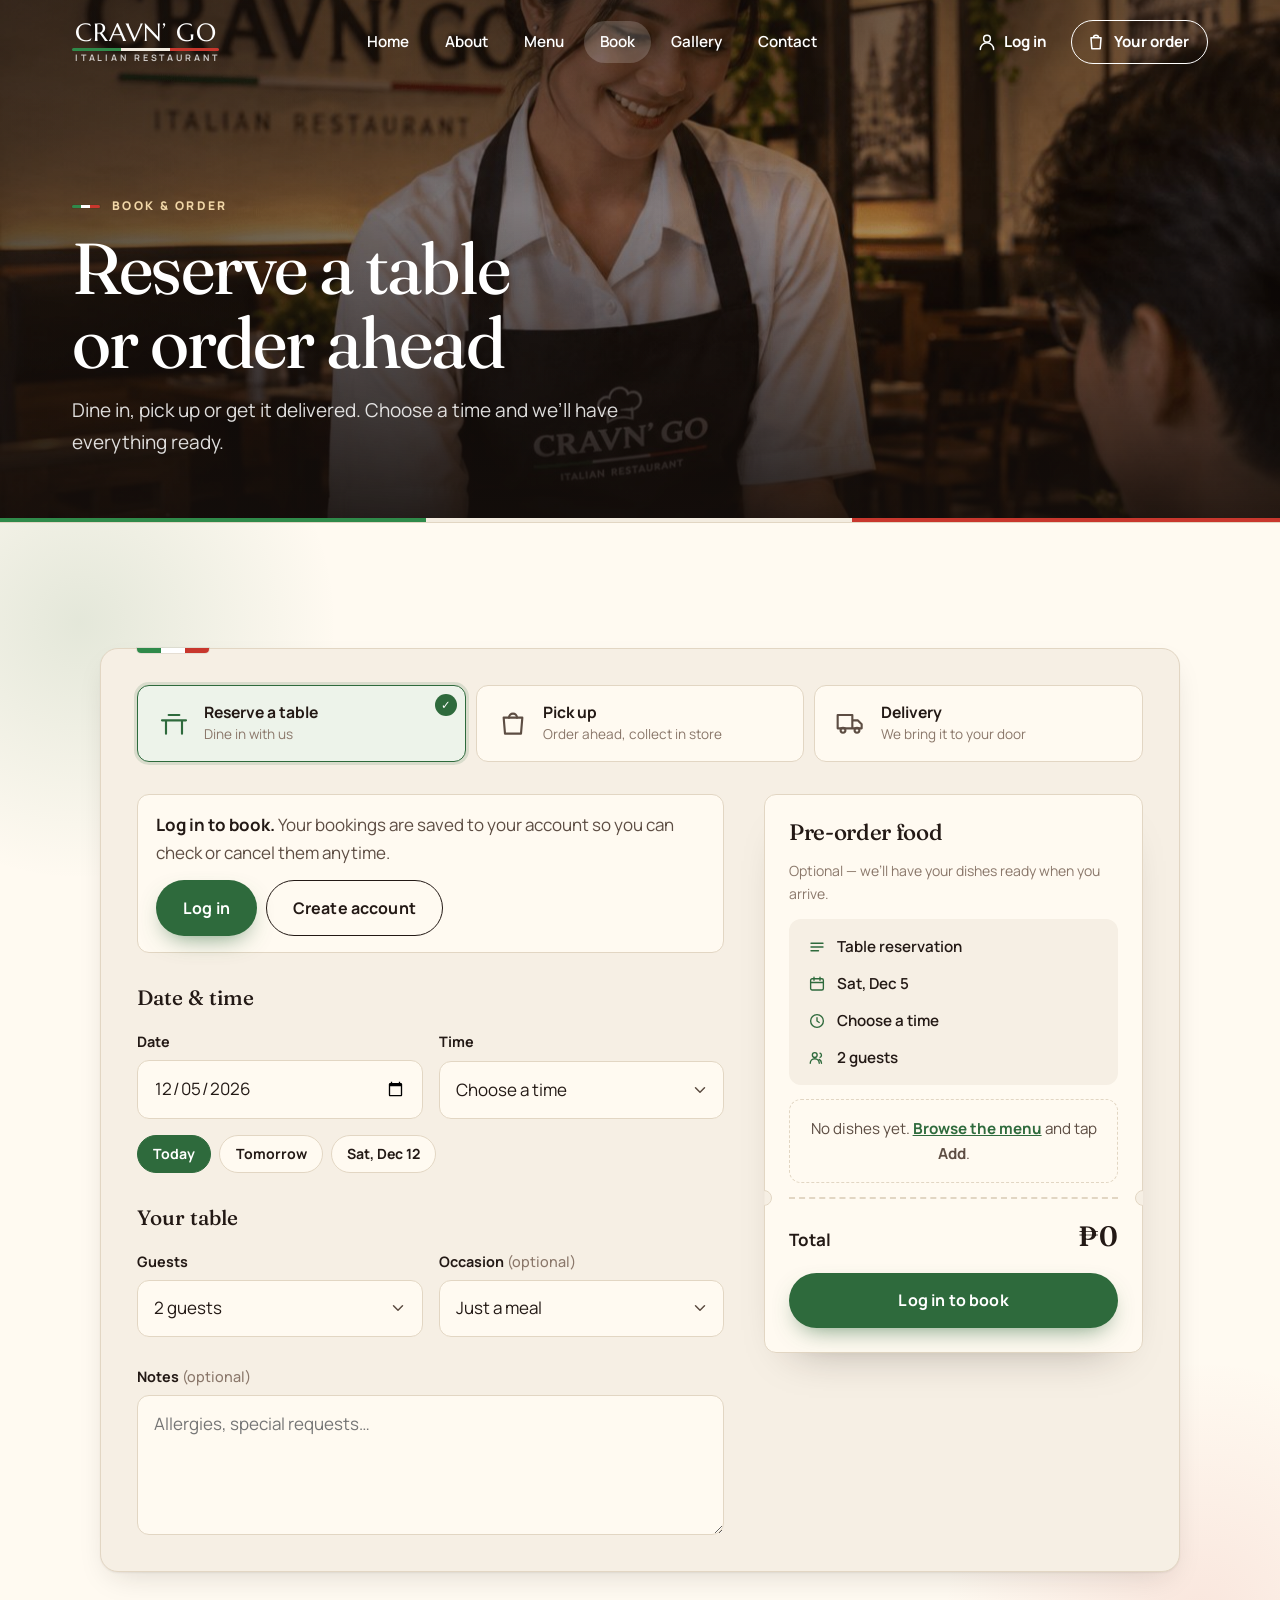
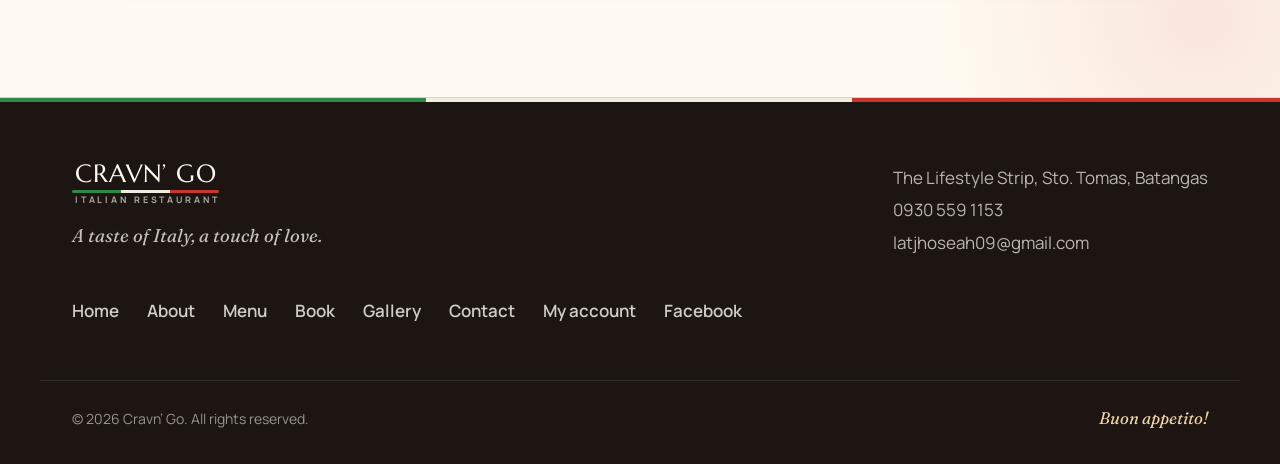
<file: book.html>
<!doctype html>
<html lang="en">
<head>
  <meta charset="utf-8">
  <meta name="viewport" content="width=device-width, initial-scale=1">
  <title>Book & order — Cravn’ Go</title>
  <meta name="description" content="Reserve a table, order ahead for pick-up, or get Cravn’ Go delivered.">
  <meta name="theme-color" content="#1c1512">

  <meta property="og:type" content="website">
  <meta property="og:site_name" content="Cravn’ Go">
  <meta property="og:title" content="Book & order — Cravn’ Go">
  <meta property="og:description" content="Reserve a table, order ahead for pick-up, or get Cravn’ Go delivered.">
  <meta property="og:image" content="images/hero.jpg">

  <script>document.documentElement.classList.add("js");try{if(sessionStorage.getItem("cravngo-nav"))document.documentElement.classList.add("page-entering")}catch(e){}try{if(localStorage.getItem("cravngo-session"))document.documentElement.classList.add("signed-in")}catch(e){}</script>
  <link rel="icon" href="favicon.svg" type="image/svg+xml">
  <link rel="preconnect" href="https://fonts.googleapis.com">
  <link rel="preconnect" href="https://fonts.gstatic.com" crossorigin>
  <link rel="stylesheet" href="https://fonts.googleapis.com/css2?family=Fraunces:ital,opsz,wght@0,9..144,400..700;1,9..144,400..700&family=Manrope:wght@400..800&family=Marcellus&display=swap">
  <link rel="stylesheet" href="css/styles.css">
</head>
<body>
  <a class="skip-link" href="#main">Skip to content</a>

  <!-- ============ Header (same on every page) ============ -->
  <header class="site-header" data-header>
    <div class="container header-inner">
      <a class="brand" href="index.html" aria-label="Cravn’ Go home">
        <span class="brand-name">Cravn’ Go</span>
        <span class="brand-flag" aria-hidden="true"></span>
        <span class="brand-sub">Italian Restaurant</span>
      </a>

      <nav class="site-nav" id="site-nav" aria-label="Main">
        <ul>
          <li><a href="index.html">Home</a></li>
          <li><a href="about.html">About</a></li>
          <li><a href="menu.html">Menu</a></li>
          <li><a href="book.html" aria-current="page">Book</a></li>
          <li><a href="gallery.html">Gallery</a></li>
          <li><a href="contact.html">Contact</a></li>
        </ul>
      </nav>

      <div class="header-actions">
        <!-- Shows "Log in", or the customer's name + menu once logged in (js/main.js) -->
        <div class="account-slot" data-account-slot>
          <a class="account-toggle" href="login.html" aria-label="Log in"><svg viewBox="0 0 24 24" aria-hidden="true"><circle cx="12" cy="8" r="4"/><path d="M4 21a8 8 0 0 1 16 0"/></svg><span class="account-toggle-label">Log in</span></a>
        </div>
        <button class="order-toggle" type="button" data-open-order aria-label="Your order, 0 items">
          <svg viewBox="0 0 24 24" aria-hidden="true"><path d="M6 7h12l-1 13H7L6 7Z"/><path d="M9 7a3 3 0 0 1 6 0"/></svg>
          <span class="order-toggle-label">Your order</span>
          <span class="order-count" data-order-count hidden>0</span>
        </button>
        <button class="nav-toggle" type="button" aria-controls="site-nav" aria-expanded="false" data-nav-toggle>
          <span class="sr-only">Menu</span>
          <span class="nav-toggle-bars" aria-hidden="true"></span>
        </button>
      </div>
    </div>
  </header>

  <main id="main">

    <!-- ============ Page banner ============ -->
    <section class="page-hero">
      <img class="page-hero-img" src="images/quality.jpg" width="1295" height="1214" alt="" fetchpriority="high" style="object-position: 50% 30%">
      <div class="container">
        <p class="eyebrow eyebrow-light">Book &amp; order</p>
        <h1>Reserve a table or order ahead</h1>
        <p>Dine in, pick up or get it delivered. Choose a time and we’ll have everything ready.</p>
      </div>
    </section>

    <!-- ============ Booking form ============ -->
    <section class="section book">
      <div class="container">
        <form class="book-card reveal" data-booking-form>
          <fieldset class="book-types">
            <legend class="sr-only">How would you like to enjoy Cravn’ Go?</legend>
            <label class="book-type">
              <input type="radio" name="type" value="reserve" checked>
              <span class="book-type-body">
                <svg viewBox="0 0 24 24" aria-hidden="true"><path d="M3 10h18M6 10v10M18 10v10M8 6h8"/></svg>
                <strong>Reserve a table</strong>
                <small>Dine in with us</small>
              </span>
            </label>
            <label class="book-type">
              <input type="radio" name="type" value="pickup">
              <span class="book-type-body">
                <svg viewBox="0 0 24 24" aria-hidden="true"><path d="M5 8h14l-1 12H6L5 8Z"/><path d="M9 8a3 3 0 0 1 6 0"/></svg>
                <strong>Pick up</strong>
                <small>Order ahead, collect in store</small>
              </span>
            </label>
            <label class="book-type">
              <input type="radio" name="type" value="delivery">
              <span class="book-type-body">
                <svg viewBox="0 0 24 24" aria-hidden="true"><path d="M2 6h11v10H2zM13 10h4l3 3v3h-7"/><circle cx="6" cy="17.5" r="1.8"/><circle cx="16.5" cy="17.5" r="1.8"/></svg>
                <strong>Delivery</strong>
                <small>We bring it to your door</small>
              </span>
            </label>
          </fieldset>

          <div class="book-layout">
            <div class="book-fields">
              <!-- "Booking as …" when logged in, otherwise log-in buttons (js/book.js) -->
              <div class="book-who" data-book-who aria-live="polite"></div>

              <fieldset class="book-group">
                <legend data-when-legend>Date &amp; time</legend>
                <div class="field-row">
                  <label class="field">
                    <span>Date</span>
                    <input name="date" type="date" required data-book-date>
                  </label>
                  <label class="field">
                    <span data-time-label>Time</span>
                    <select name="time" required data-book-time></select>
                  </label>
                </div>
                <!-- Today / Tomorrow / Saturday shortcuts (js/book.js) -->
                <div class="date-chips" role="group" aria-label="Quick dates" data-date-chips></div>
              </fieldset>

              <fieldset class="book-group" data-for="reserve">
                <legend>Your table</legend>
                <div class="field-row">
                  <label class="field">
                    <span>Guests</span>
                    <select name="guests" required></select>
                  </label>
                  <label class="field">
                    <span>Occasion <em>(optional)</em></span>
                    <select name="occasion">
                      <option value="">Just a meal</option>
                      <option>Birthday</option>
                      <option>Anniversary</option>
                      <option>Date night</option>
                      <option>Business</option>
                      <option>Other</option>
                    </select>
                  </label>
                </div>
              </fieldset>

              <fieldset class="book-group" data-for="delivery" hidden disabled>
                <legend>Delivery address</legend>
                <label class="field">
                  <span>House no. &amp; street</span>
                  <input name="address" type="text" autocomplete="address-line1" maxlength="160" required>
                </label>
                <div class="field-row">
                  <label class="field">
                    <span>Barangay</span>
                    <input name="barangay" type="text" autocomplete="address-level3" maxlength="80" required>
                  </label>
                  <label class="field">
                    <span>City / municipality</span>
                    <input name="city" type="text" autocomplete="address-level2" maxlength="80" value="Sto. Tomas" required>
                  </label>
                </div>
                <label class="field">
                  <span>Landmark <em>(optional)</em></span>
                  <input name="landmark" type="text" maxlength="160" placeholder="e.g. beside the blue gate">
                </label>
              </fieldset>

              <label class="field">
                <span>Notes <em>(optional)</em></span>
                <textarea name="notes" rows="3" maxlength="500" placeholder="Allergies, special requests…"></textarea>
              </label>
            </div>

            <aside class="book-summary">
              <h3 data-summary-title>Pre-order food</h3>
              <p class="small muted" data-summary-hint>Optional — we’ll have your dishes ready when you arrive.</p>
              <!-- What, when and how many — kept up to date as the form changes (js/book.js) -->
              <ul class="summary-meta" data-summary-meta></ul>
              <ul class="summary-lines" data-summary-lines></ul>
              <p class="summary-empty" data-summary-empty>No dishes yet. <a href="menu.html">Browse the menu</a> and tap <strong>Add</strong>.</p>
              <div class="order-total summary-total"><span>Total</span><strong data-summary-total>₱0</strong></div>
              <button class="btn btn-primary btn-block" type="submit" data-book-submit>Reserve table</button>
              <p class="form-error" role="alert" data-book-error></p>
            </aside>
          </div>
        </form>
      </div>
    </section>
  </main>

  <!-- ============ Footer (same on every page) ============ -->
  <footer class="site-footer">
    <div class="container footer-inner">
      <div class="footer-brand">
        <a class="brand brand-light" href="index.html" aria-label="Cravn’ Go home">
        <span class="brand-name">Cravn’ Go</span>
        <span class="brand-flag" aria-hidden="true"></span>
        <span class="brand-sub">Italian Restaurant</span>
        </a>
        <p>A taste of Italy, a touch of love.</p>
      </div>
      <address class="footer-contact">
        The Lifestyle Strip, Sto. Tomas, Batangas<br>
        <a href="tel:+639305591153">0930 559 1153</a><br>
        <a href="mailto:latjhoseah09@gmail.com">latjhoseah09@gmail.com</a>
      </address>
      <nav class="footer-nav" aria-label="Footer">
        <a href="index.html">Home</a>
        <a href="about.html">About</a>
        <a href="menu.html">Menu</a>
        <a href="book.html">Book</a>
        <a href="gallery.html">Gallery</a>
        <a href="contact.html">Contact</a>
        <a href="account.html">My account</a>
        <a href="https://www.facebook.com/profile.php?id=61595608813635" target="_blank" rel="noopener">Facebook</a>
      </nav>
    </div>
    <div class="container footer-base">
      <p>© <span data-year>2026</span> Cravn’ Go. All rights reserved.</p>
      <p class="script">Buon appetito!</p>
    </div>
  </footer>

  <!-- ============ Order drawer (same on every page) ============ -->
  <dialog class="drawer" id="order" aria-labelledby="order-title" data-drawer>
    <div class="drawer-inner">
      <header class="drawer-head">
        <h2 id="order-title">Your order</h2>
        <button class="icon-btn" type="button" data-close aria-label="Close order">
          <svg viewBox="0 0 24 24" aria-hidden="true"><path d="M6 6l12 12M18 6 6 18"/></svg>
        </button>
      </header>

      <div class="drawer-empty" data-order-empty>
        <p>Your order is empty.</p>
        <p class="muted">Pick something delicious from the menu to get started.</p>
        <a class="btn btn-primary" href="menu.html">Browse the menu</a>
      </div>

      <ul class="order-lines" data-order-lines></ul>

      <footer class="drawer-foot" data-order-foot hidden>
        <div class="order-total"><span>Total</span><strong data-order-total>₱0</strong></div>
        <button class="btn btn-primary btn-block" type="button" data-checkout>Checkout</button>
        <p class="muted small">Next, choose pick-up, delivery or a table reservation. Prefer to call? <a href="tel:+639305591153">0930 559 1153</a></p>
        <div class="drawer-links">
          <button class="link-btn" type="button" data-send-order>Send via Messenger instead</button>
          <button class="link-btn" type="button" data-clear-order>Clear order</button>
        </div>
      </footer>
    </div>
  </dialog>

  <!-- ============ Booking confirmation ============ -->
  <dialog class="modal" aria-labelledby="confirm-title" data-confirm-dialog>
    <div class="modal-inner modal-center">
      <span class="confirm-check" aria-hidden="true"><svg viewBox="0 0 24 24"><path pathLength="1" d="m5 12.5 4.5 4.5L19 7.5"/></svg></span>
      <h2 id="confirm-title">Booking received!</h2>
      <p data-confirm-text></p>
      <p class="confirm-ref">Your reference <strong data-confirm-ref></strong></p>
      <p class="small muted">We’ll confirm it with you shortly. You can check or cancel it anytime in My bookings.</p>
      <div class="modal-actions">
        <a class="btn btn-outline" href="account.html">My bookings</a>
        <button class="btn btn-primary" type="button" data-close>Done</button>
      </div>
    </div>
  </dialog>

  <div class="toast" role="status" aria-live="polite" data-toast></div>

  <script src="js/config.js" defer></script>
  <script src="js/data.js" defer></script>
  <script src="js/main.js" defer></script>
  <script src="js/book.js" defer></script>
</body>
</html>
</file>
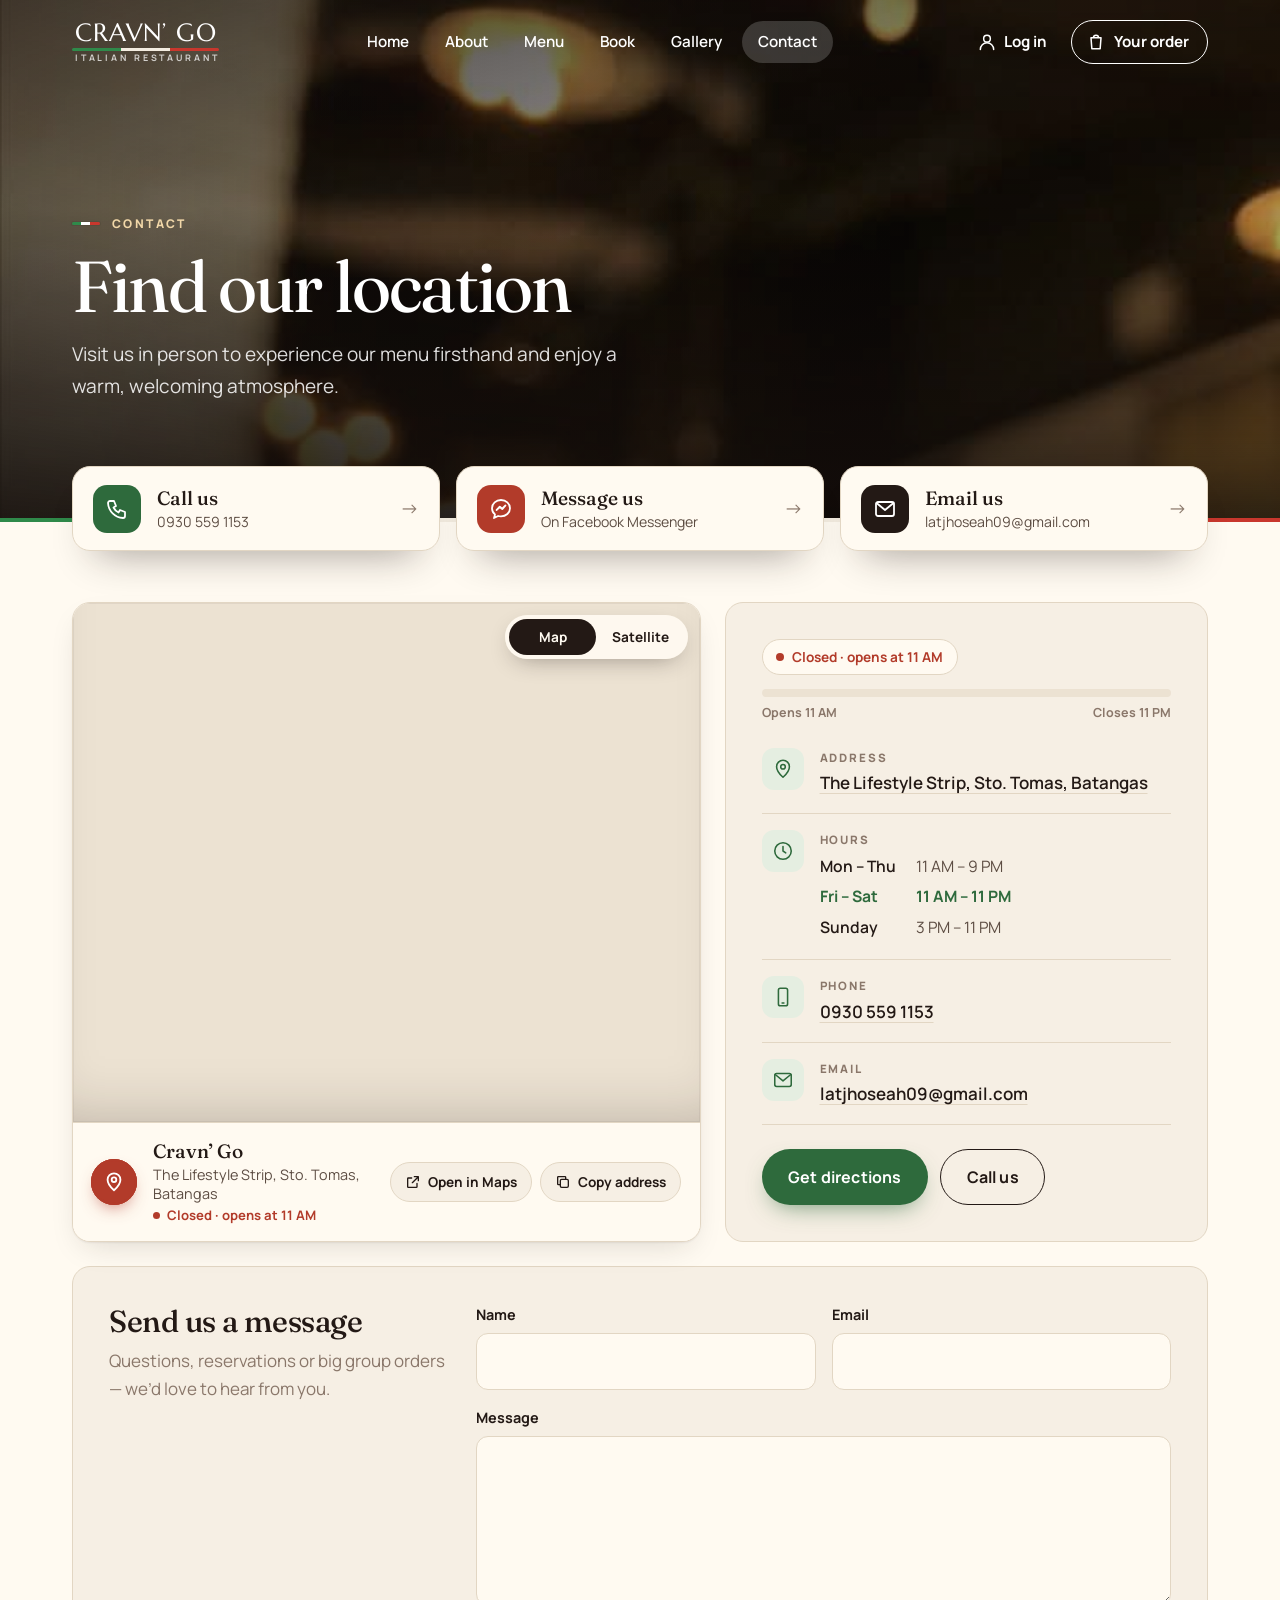
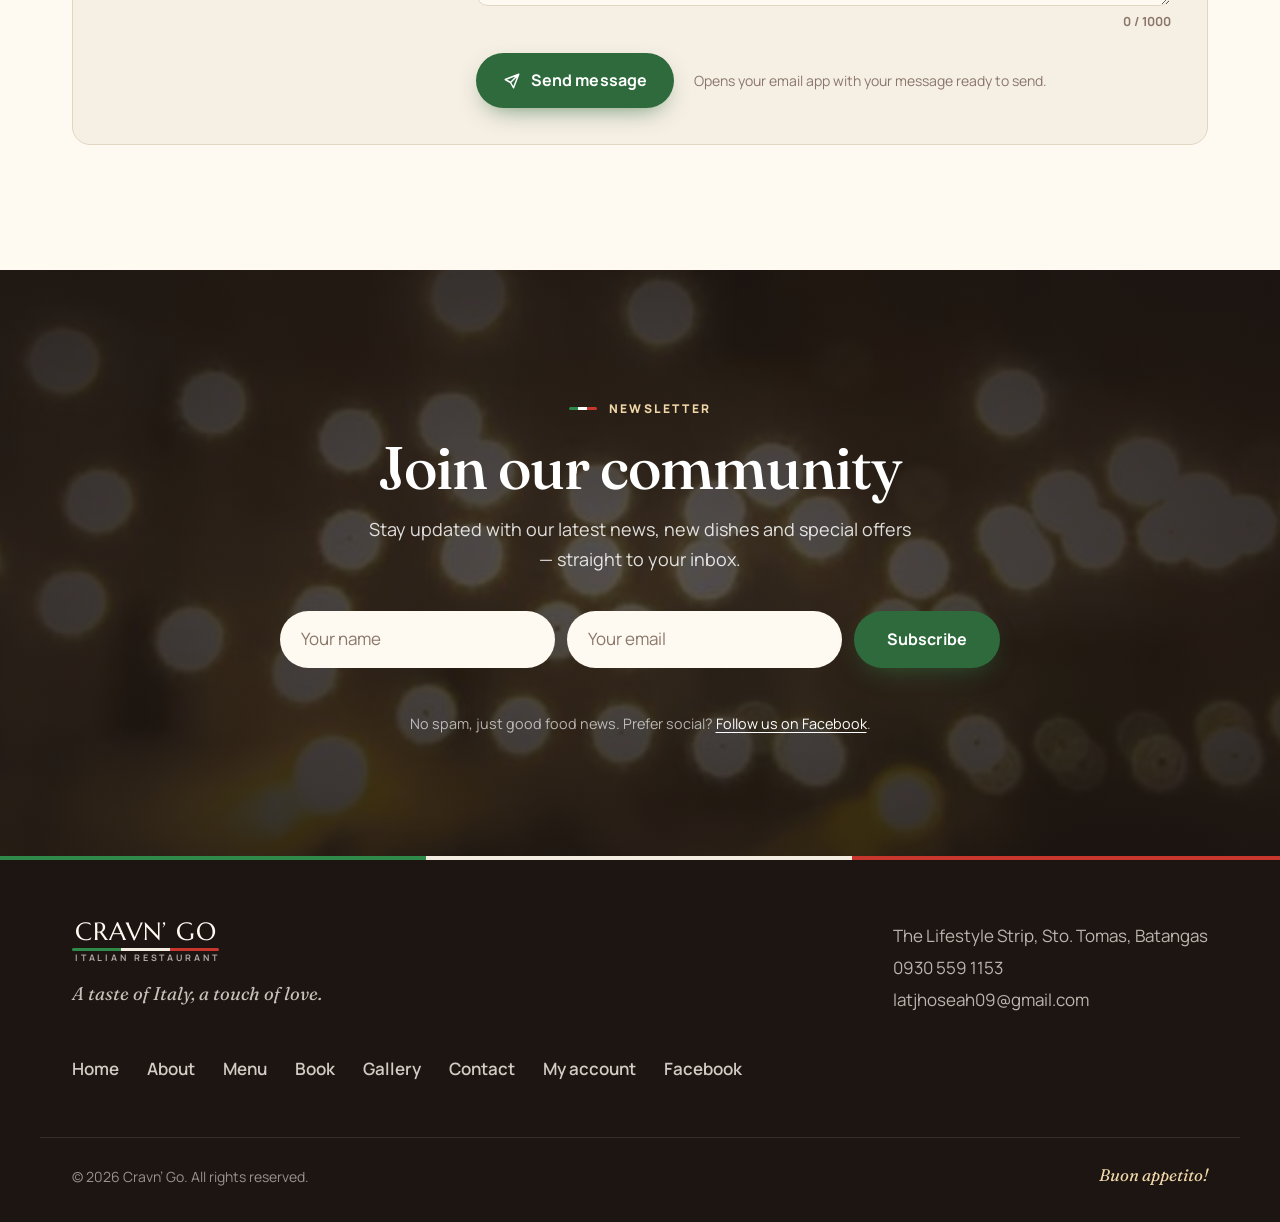
<file: contact.html>
<!doctype html>
<html lang="en">
<head>
  <meta charset="utf-8">
  <meta name="viewport" content="width=device-width, initial-scale=1">
  <title>Contact — Cravn’ Go</title>
  <meta name="description" content="Find Cravn’ Go at The Lifestyle Strip, Sto. Tomas, Batangas. Opening hours, phone, email and directions.">
  <meta name="theme-color" content="#1c1512">

  <meta property="og:type" content="website">
  <meta property="og:site_name" content="Cravn’ Go">
  <meta property="og:title" content="Contact — Cravn’ Go">
  <meta property="og:description" content="Find Cravn’ Go at The Lifestyle Strip, Sto. Tomas, Batangas. Opening hours, phone, email and directions.">
  <meta property="og:image" content="images/hero.jpg">

  <script>document.documentElement.classList.add("js");try{if(sessionStorage.getItem("cravngo-nav"))document.documentElement.classList.add("page-entering")}catch(e){}try{if(localStorage.getItem("cravngo-session"))document.documentElement.classList.add("signed-in")}catch(e){}</script>
  <link rel="icon" href="favicon.svg" type="image/svg+xml">
  <link rel="preconnect" href="https://fonts.googleapis.com">
  <link rel="preconnect" href="https://fonts.gstatic.com" crossorigin>
  <link rel="stylesheet" href="https://fonts.googleapis.com/css2?family=Fraunces:ital,opsz,wght@0,9..144,400..700;1,9..144,400..700&family=Manrope:wght@400..800&family=Marcellus&display=swap">
  <link rel="stylesheet" href="css/styles.css">
</head>
<body>
  <a class="skip-link" href="#main">Skip to content</a>

  <!-- ============ Header (same on every page) ============ -->
  <header class="site-header" data-header>
    <div class="container header-inner">
      <a class="brand" href="index.html" aria-label="Cravn’ Go home">
        <span class="brand-name">Cravn’ Go</span>
        <span class="brand-flag" aria-hidden="true"></span>
        <span class="brand-sub">Italian Restaurant</span>
      </a>

      <nav class="site-nav" id="site-nav" aria-label="Main">
        <ul>
          <li><a href="index.html">Home</a></li>
          <li><a href="about.html">About</a></li>
          <li><a href="menu.html">Menu</a></li>
          <li><a href="book.html">Book</a></li>
          <li><a href="gallery.html">Gallery</a></li>
          <li><a href="contact.html" aria-current="page">Contact</a></li>
        </ul>
      </nav>

      <div class="header-actions">
        <!-- Shows "Log in", or the customer's name + menu once logged in (js/main.js) -->
        <div class="account-slot" data-account-slot>
          <a class="account-toggle" href="login.html" aria-label="Log in"><svg viewBox="0 0 24 24" aria-hidden="true"><circle cx="12" cy="8" r="4"/><path d="M4 21a8 8 0 0 1 16 0"/></svg><span class="account-toggle-label">Log in</span></a>
        </div>
        <button class="order-toggle" type="button" data-open-order aria-label="Your order, 0 items">
          <svg viewBox="0 0 24 24" aria-hidden="true"><path d="M6 7h12l-1 13H7L6 7Z"/><path d="M9 7a3 3 0 0 1 6 0"/></svg>
          <span class="order-toggle-label">Your order</span>
          <span class="order-count" data-order-count hidden>0</span>
        </button>
        <button class="nav-toggle" type="button" aria-controls="site-nav" aria-expanded="false" data-nav-toggle>
          <span class="sr-only">Menu</span>
          <span class="nav-toggle-bars" aria-hidden="true"></span>
        </button>
      </div>
    </div>
  </header>

  <main id="main">

    <!-- ============ Page banner ============ -->
    <section class="page-hero page-hero-overlap">
      <img class="page-hero-img" src="images/mission.jpg" width="736" height="981" alt="" fetchpriority="high" style="object-position: 50% 40%">
      <div class="container">
        <p class="eyebrow eyebrow-light">Contact</p>
        <h1>Find our location</h1>
        <p>Visit us in person to experience our menu firsthand and enjoy a warm, welcoming atmosphere.</p>
      </div>
    </section>

    <!-- ============ Quick ways to reach us (overlaps the banner) ============ -->
    <div class="quick-contact-band">
      <div class="container">
        <ul class="quick-contact">
          <li>
            <a class="quick-card" href="tel:+639305591153">
              <svg viewBox="0 0 24 24" aria-hidden="true"><path d="M5 4h4l2 5-2.5 1.5a11 11 0 0 0 5 5L15 13l5 2v4a2 2 0 0 1-2 2A16 16 0 0 1 3 6a2 2 0 0 1 2-2"/></svg>
              <span class="quick-card-text"><strong>Call us</strong><span>0930 559 1153</span></span>
              <span class="quick-card-arrow" aria-hidden="true">→</span>
            </a>
          </li>
          <li>
            <a class="quick-card" href="https://www.facebook.com/profile.php?id=61595608813635" target="_blank" rel="noopener">
              <svg viewBox="0 0 24 24" aria-hidden="true"><path d="M12 3c5 0 9 3.6 9 8.2s-4 8.2-9 8.2c-1 0-2-.1-2.9-.4L5 21l1-3.6C4.2 16 3 13.8 3 11.2 3 6.6 7 3 12 3Z"/><path d="m7.5 13 3-3.2 2.4 2.1 3.6-3.4-3 3.5-2.4-2.1Z"/></svg>
              <span class="quick-card-text"><strong>Message us</strong><span>On Facebook Messenger</span></span>
              <span class="quick-card-arrow" aria-hidden="true">→</span>
            </a>
          </li>
          <li>
            <a class="quick-card" href="mailto:latjhoseah09@gmail.com">
              <svg viewBox="0 0 24 24" aria-hidden="true"><rect x="3" y="5" width="18" height="14" rx="2"/><path d="m3.5 6 8.5 7 8.5-7"/></svg>
              <span class="quick-card-text"><strong>Email us</strong><span>latjhoseah09@gmail.com</span></span>
              <span class="quick-card-arrow" aria-hidden="true">→</span>
            </a>
          </li>
        </ul>
      </div>
    </div>

    <!-- ============ Location, hours, message ============ -->
    <section class="section visit">
      <div class="container visit-grid">
        <div class="visit-info reveal">
          <p class="open-status" data-open-status hidden></p>
          <ul class="contact-list">
            <li>
              <svg viewBox="0 0 24 24" aria-hidden="true"><path d="M12 21s-7-6.2-7-11.5a7 7 0 0 1 14 0C19 14.8 12 21 12 21Z"/><circle cx="12" cy="9.5" r="2.5"/></svg>
              <div>
                <span class="contact-label">Address</span>
                <a href="https://www.google.com/maps/search/?api=1&amp;query=The+Lifestyle+Strip,+Sto.+Tomas,+Batangas" target="_blank" rel="noopener">The Lifestyle Strip, Sto. Tomas, Batangas</a>
              </div>
            </li>
            <li>
              <svg viewBox="0 0 24 24" aria-hidden="true"><circle cx="12" cy="12" r="9"/><path d="M12 7v5l3 2"/></svg>
              <div>
                <span class="contact-label">Hours</span>
                <!-- Filled from js/data.js by js/contact.js -->
                <table class="hours" data-hours></table>
              </div>
            </li>
            <li>
              <svg viewBox="0 0 24 24" aria-hidden="true"><rect x="7" y="2.5" width="10" height="19" rx="2"/><path d="M11 18.5h2"/></svg>
              <div>
                <span class="contact-label">Phone</span>
                <a href="tel:+639305591153">0930 559 1153</a>
              </div>
            </li>
            <li>
              <svg viewBox="0 0 24 24" aria-hidden="true"><rect x="3" y="5" width="18" height="14" rx="2"/><path d="m3.5 6 8.5 7 8.5-7"/></svg>
              <div>
                <span class="contact-label">Email</span>
                <a href="mailto:latjhoseah09@gmail.com">latjhoseah09@gmail.com</a>
              </div>
            </li>
          </ul>
          <div class="visit-actions">
            <a class="btn btn-primary" href="https://www.google.com/maps/dir/?api=1&amp;destination=The+Lifestyle+Strip,+Sto.+Tomas,+Batangas" target="_blank" rel="noopener">Get directions</a>
            <a class="btn btn-outline" href="tel:+639305591153">Call us</a>
          </div>
        </div>

        <!-- Map with a Map / Satellite switch (js/contact.js) -->
        <div class="map-card reveal is-loading" data-map data-view="m">
          <div class="map-frame">
            <iframe title="Map showing Cravn’ Go at The Lifestyle Strip, Sto. Tomas, Batangas"
                    src="https://www.google.com/maps?q=The+Lifestyle+Strip,+Sto.+Tomas,+Batangas&amp;output=embed"
                    loading="lazy" referrerpolicy="no-referrer-when-downgrade" allowfullscreen data-map-frame></iframe>
            <div class="map-loading" aria-hidden="true">
              <svg class="map-loading-pin" viewBox="0 0 24 24"><path d="M12 21s-7-6.2-7-11.5a7 7 0 0 1 14 0C19 14.8 12 21 12 21Z"/><circle cx="12" cy="9.5" r="2.5"/></svg>
              <span class="map-loading-shadow"></span>
              <span>Finding us on the map…</span>
            </div>
            <div class="map-switch" role="group" aria-label="Map style">
              <button type="button" aria-pressed="true" data-map-view="m">Map</button>
              <button type="button" aria-pressed="false" data-map-view="k">Satellite</button>
            </div>
          </div>
          <div class="map-place">
            <span class="map-place-pin" aria-hidden="true">
              <svg viewBox="0 0 24 24"><path d="M12 21s-7-6.2-7-11.5a7 7 0 0 1 14 0C19 14.8 12 21 12 21Z"/><circle cx="12" cy="9.5" r="2.5"/></svg>
            </span>
            <div class="map-place-text">
              <strong>Cravn’ Go</strong>
              <span>The Lifestyle Strip, Sto. Tomas, Batangas</span>
              <span class="map-place-status" data-map-status hidden></span>
            </div>
            <div class="map-place-actions">
              <a class="map-chip" href="https://www.google.com/maps/search/?api=1&amp;query=The+Lifestyle+Strip,+Sto.+Tomas,+Batangas" target="_blank" rel="noopener">
                <svg viewBox="0 0 24 24" aria-hidden="true"><path d="M14 4h6v6M20 4l-9 9M18 14v5a1 1 0 0 1-1 1H5a1 1 0 0 1-1-1V7a1 1 0 0 1 1-1h5"/></svg>
                Open in Maps
              </a>
              <button class="map-chip" type="button" data-copy-address>
                <svg viewBox="0 0 24 24" aria-hidden="true"><rect x="8" y="8" width="12" height="12" rx="2"/><path d="M16 8V5a1 1 0 0 0-1-1H5a1 1 0 0 0-1 1v10a1 1 0 0 0 1 1h3"/></svg>
                Copy address
              </button>
            </div>
          </div>
        </div>

        <form class="contact-card reveal" action="mailto:latjhoseah09@gmail.com" method="post" enctype="text/plain" data-contact-form>
          <div class="contact-intro">
            <h3>Send us a message</h3>
            <p class="muted">Questions, reservations or big group orders — we’d love to hear from you.</p>
          </div>
          <div class="contact-fields">
            <div class="field-row">
              <label class="field">
                <span>Name</span>
                <input name="name" type="text" autocomplete="name" required>
              </label>
              <label class="field">
                <span>Email</span>
                <input name="email" type="email" autocomplete="email" required>
              </label>
            </div>
            <label class="field">
              <span>Message</span>
              <textarea name="message" rows="5" maxlength="1000" required data-message></textarea>
              <span class="field-count" aria-live="polite" data-message-count>0 / 1000</span>
            </label>
            <div class="form-foot">
              <button class="btn btn-primary btn-send" type="submit" data-send>
                <svg class="send-plane" viewBox="0 0 24 24" aria-hidden="true"><path d="M21 3 10 14M21 3l-7 18-4-7-7-4 18-7Z"/></svg>
                Send message
              </button>
              <p class="small muted">Opens your email app with your message ready to send.</p>
            </div>
          </div>
        </form>
      </div>
    </section>

    <!-- ============ Newsletter ============ -->
    <section class="join" id="join" aria-labelledby="join-title">
      <img class="join-img" src="images/community.jpg" width="736" height="1308" loading="lazy" alt="">
      <div class="container join-inner reveal">
        <p class="eyebrow eyebrow-light">Newsletter</p>
        <h2 id="join-title">Join our community</h2>
        <p class="join-lede">Stay updated with our latest news, new dishes and special offers — straight to your inbox.</p>

        <!-- Saved to the "subscribers" table in Supabase (see supabase/schema.sql) -->
        <form class="join-form" method="post" data-subscribe-form>
          <label class="sr-only" for="join-name">Name</label>
          <input id="join-name" name="name" type="text" placeholder="Your name" autocomplete="name" maxlength="80" required>
          <label class="sr-only" for="join-email">Email</label>
          <input id="join-email" name="email" type="email" placeholder="Your email" autocomplete="email" maxlength="254" required>
          <div class="hp" aria-hidden="true">
            <label>Leave this empty <input name="website" type="text" tabindex="-1" autocomplete="off"></label>
          </div>
          <button class="btn btn-primary" type="submit">Subscribe</button>
        </form>
        <p class="join-status" role="status" aria-live="polite" data-subscribe-status></p>

        <p class="join-fine">No spam, just good food news. Prefer social? <a href="https://www.facebook.com/profile.php?id=61595608813635" target="_blank" rel="noopener">Follow us on Facebook</a>.</p>
      </div>
    </section>
  </main>

  <!-- ============ Footer (same on every page) ============ -->
  <footer class="site-footer">
    <div class="container footer-inner">
      <div class="footer-brand">
        <a class="brand brand-light" href="index.html" aria-label="Cravn’ Go home">
        <span class="brand-name">Cravn’ Go</span>
        <span class="brand-flag" aria-hidden="true"></span>
        <span class="brand-sub">Italian Restaurant</span>
        </a>
        <p>A taste of Italy, a touch of love.</p>
      </div>
      <address class="footer-contact">
        The Lifestyle Strip, Sto. Tomas, Batangas<br>
        <a href="tel:+639305591153">0930 559 1153</a><br>
        <a href="mailto:latjhoseah09@gmail.com">latjhoseah09@gmail.com</a>
      </address>
      <nav class="footer-nav" aria-label="Footer">
        <a href="index.html">Home</a>
        <a href="about.html">About</a>
        <a href="menu.html">Menu</a>
        <a href="book.html">Book</a>
        <a href="gallery.html">Gallery</a>
        <a href="contact.html">Contact</a>
        <a href="account.html">My account</a>
        <a href="https://www.facebook.com/profile.php?id=61595608813635" target="_blank" rel="noopener">Facebook</a>
      </nav>
    </div>
    <div class="container footer-base">
      <p>© <span data-year>2026</span> Cravn’ Go. All rights reserved.</p>
      <p class="script">Buon appetito!</p>
    </div>
  </footer>

  <!-- ============ Order drawer (same on every page) ============ -->
  <dialog class="drawer" id="order" aria-labelledby="order-title" data-drawer>
    <div class="drawer-inner">
      <header class="drawer-head">
        <h2 id="order-title">Your order</h2>
        <button class="icon-btn" type="button" data-close aria-label="Close order">
          <svg viewBox="0 0 24 24" aria-hidden="true"><path d="M6 6l12 12M18 6 6 18"/></svg>
        </button>
      </header>

      <div class="drawer-empty" data-order-empty>
        <p>Your order is empty.</p>
        <p class="muted">Pick something delicious from the menu to get started.</p>
        <a class="btn btn-primary" href="menu.html">Browse the menu</a>
      </div>

      <ul class="order-lines" data-order-lines></ul>

      <footer class="drawer-foot" data-order-foot hidden>
        <div class="order-total"><span>Total</span><strong data-order-total>₱0</strong></div>
        <button class="btn btn-primary btn-block" type="button" data-checkout>Checkout</button>
        <p class="muted small">Next, choose pick-up, delivery or a table reservation. Prefer to call? <a href="tel:+639305591153">0930 559 1153</a></p>
        <div class="drawer-links">
          <button class="link-btn" type="button" data-send-order>Send via Messenger instead</button>
          <button class="link-btn" type="button" data-clear-order>Clear order</button>
        </div>
      </footer>
    </div>
  </dialog>

  <div class="toast" role="status" aria-live="polite" data-toast></div>

  <script src="js/config.js" defer></script>
  <script src="js/data.js" defer></script>
  <script src="js/main.js" defer></script>
  <script src="js/contact.js" defer></script>
</body>
</html>
</file>
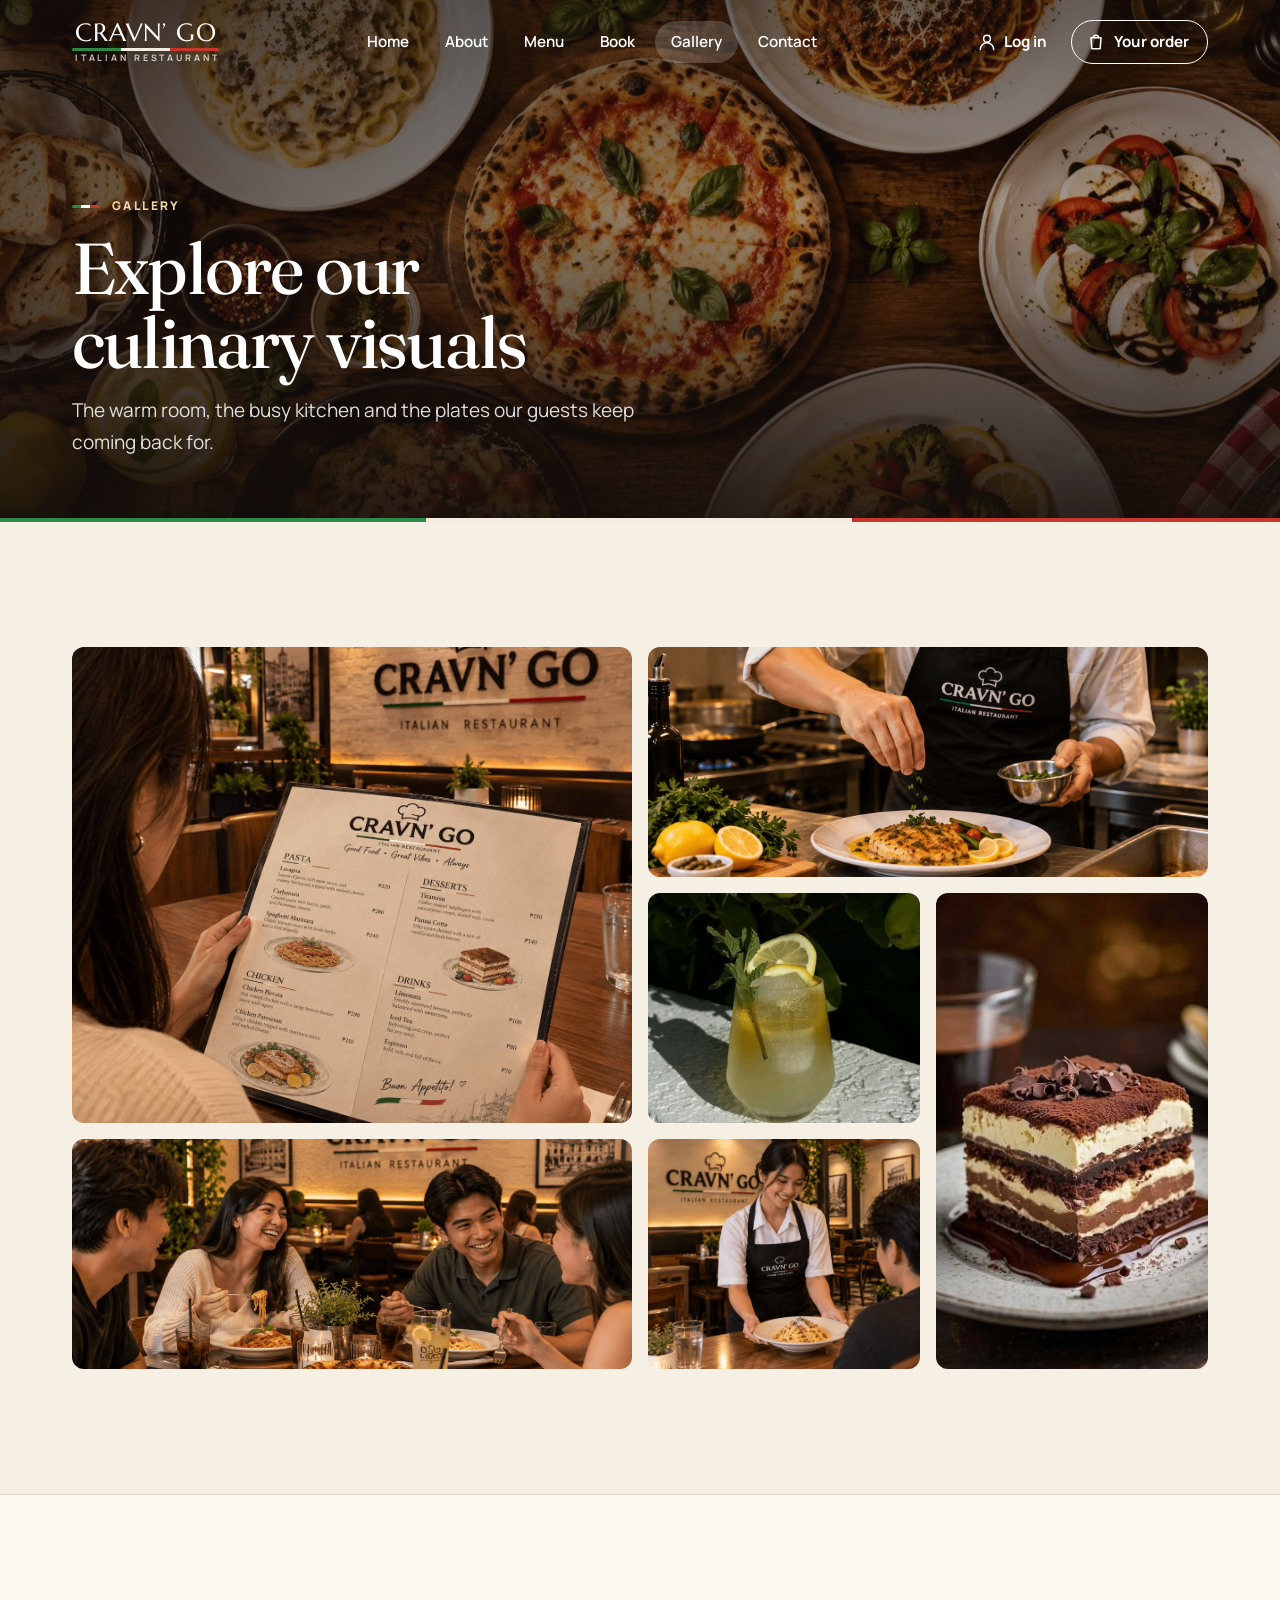
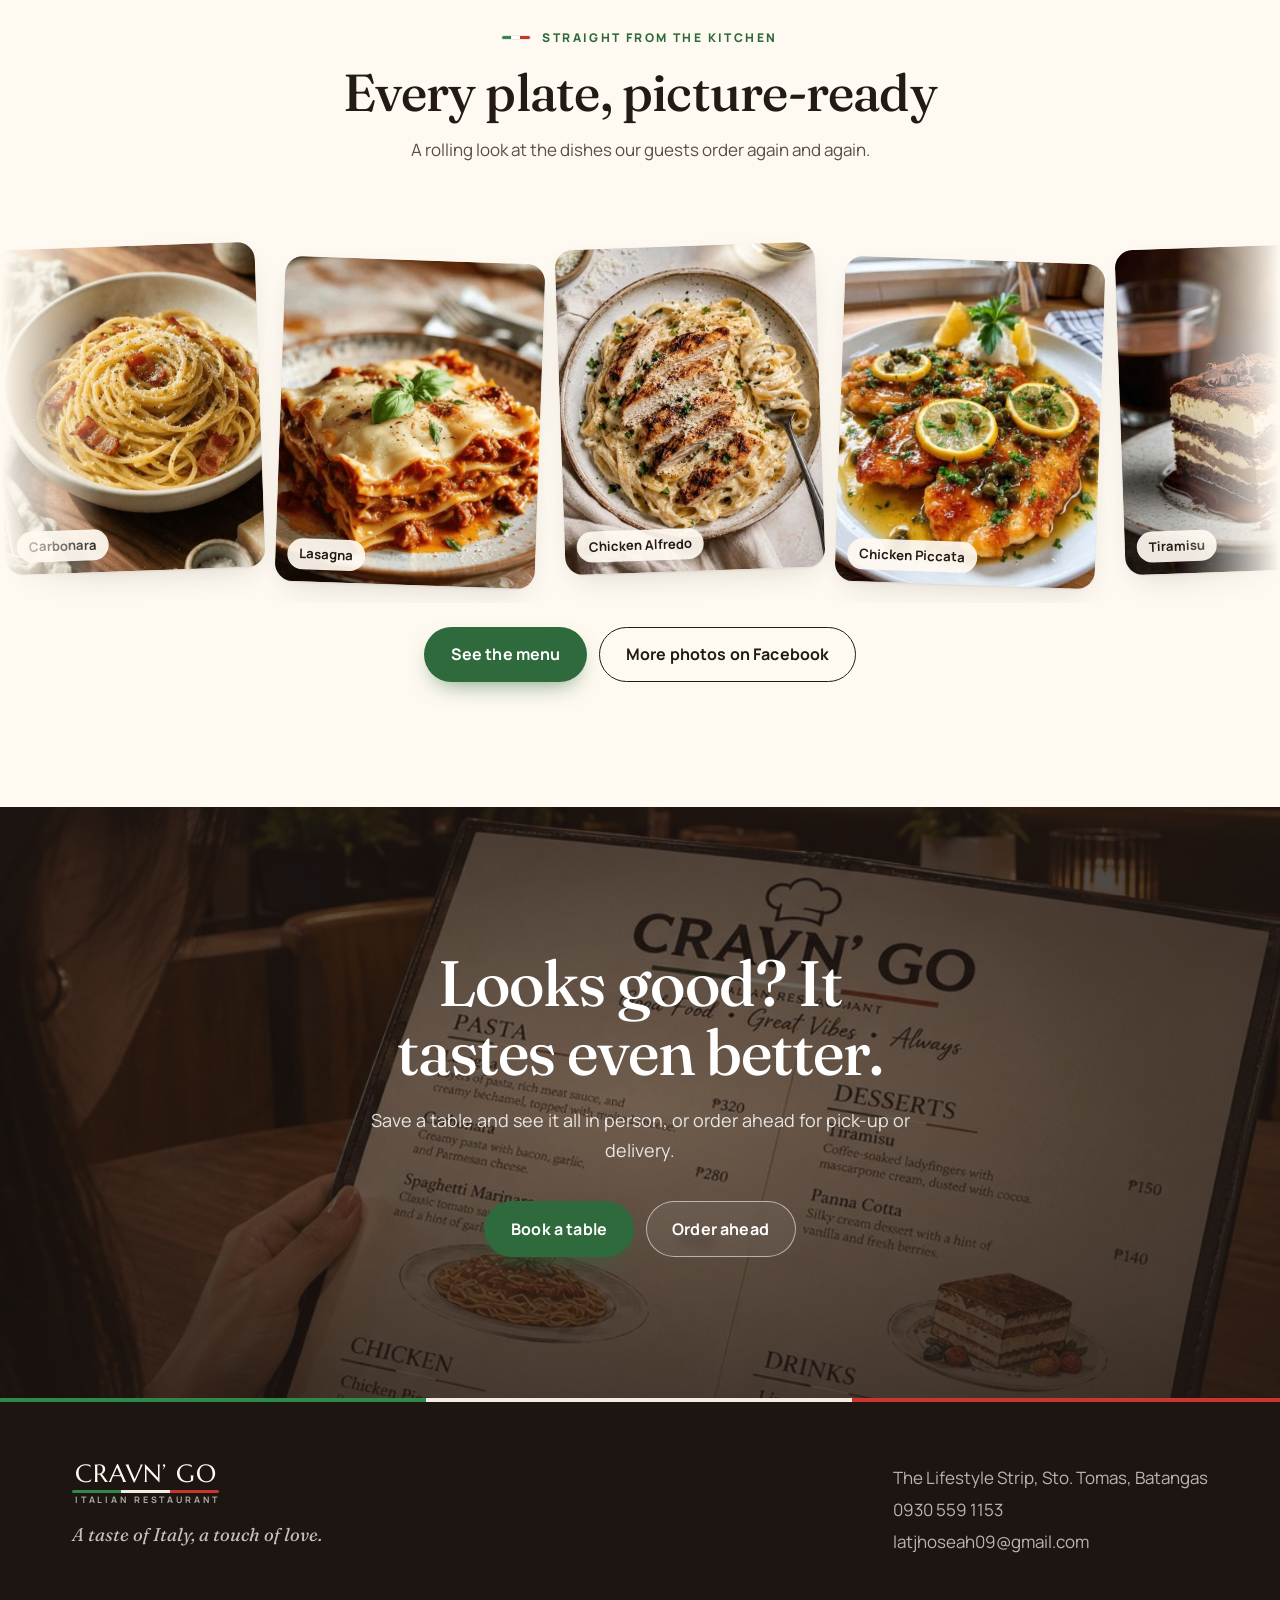
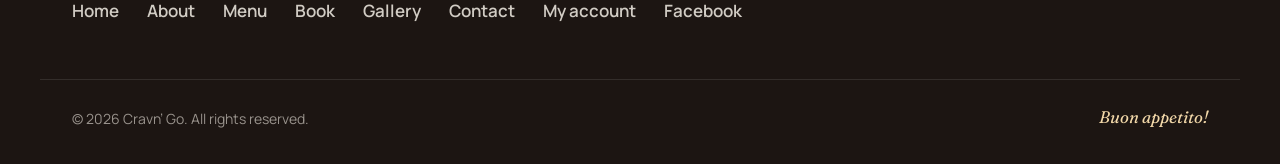
<file: gallery.html>
<!doctype html>
<html lang="en">
<head>
  <meta charset="utf-8">
  <meta name="viewport" content="width=device-width, initial-scale=1">
  <title>Gallery — Cravn’ Go</title>
  <meta name="description" content="Photos of Cravn’ Go — the warm dining room, the busy kitchen and the dishes our guests love.">
  <meta name="theme-color" content="#1c1512">

  <meta property="og:type" content="website">
  <meta property="og:site_name" content="Cravn’ Go">
  <meta property="og:title" content="Gallery — Cravn’ Go">
  <meta property="og:description" content="Photos of Cravn’ Go — the warm dining room, the busy kitchen and the dishes our guests love.">
  <meta property="og:image" content="images/hero.jpg">

  <script>document.documentElement.classList.add("js");try{if(sessionStorage.getItem("cravngo-nav"))document.documentElement.classList.add("page-entering")}catch(e){}try{if(localStorage.getItem("cravngo-session"))document.documentElement.classList.add("signed-in")}catch(e){}</script>
  <link rel="icon" href="favicon.svg" type="image/svg+xml">
  <link rel="preconnect" href="https://fonts.googleapis.com">
  <link rel="preconnect" href="https://fonts.gstatic.com" crossorigin>
  <link rel="stylesheet" href="https://fonts.googleapis.com/css2?family=Fraunces:ital,opsz,wght@0,9..144,400..700;1,9..144,400..700&family=Manrope:wght@400..800&family=Marcellus&display=swap">
  <link rel="stylesheet" href="css/styles.css">
</head>
<body>
  <a class="skip-link" href="#main">Skip to content</a>

  <!-- ============ Header (same on every page) ============ -->
  <header class="site-header" data-header>
    <div class="container header-inner">
      <a class="brand" href="index.html" aria-label="Cravn’ Go home">
        <span class="brand-name">Cravn’ Go</span>
        <span class="brand-flag" aria-hidden="true"></span>
        <span class="brand-sub">Italian Restaurant</span>
      </a>

      <nav class="site-nav" id="site-nav" aria-label="Main">
        <ul>
          <li><a href="index.html">Home</a></li>
          <li><a href="about.html">About</a></li>
          <li><a href="menu.html">Menu</a></li>
          <li><a href="book.html">Book</a></li>
          <li><a href="gallery.html" aria-current="page">Gallery</a></li>
          <li><a href="contact.html">Contact</a></li>
        </ul>
      </nav>

      <div class="header-actions">
        <!-- Shows "Log in", or the customer's name + menu once logged in (js/main.js) -->
        <div class="account-slot" data-account-slot>
          <a class="account-toggle" href="login.html" aria-label="Log in"><svg viewBox="0 0 24 24" aria-hidden="true"><circle cx="12" cy="8" r="4"/><path d="M4 21a8 8 0 0 1 16 0"/></svg><span class="account-toggle-label">Log in</span></a>
        </div>
        <button class="order-toggle" type="button" data-open-order aria-label="Your order, 0 items">
          <svg viewBox="0 0 24 24" aria-hidden="true"><path d="M6 7h12l-1 13H7L6 7Z"/><path d="M9 7a3 3 0 0 1 6 0"/></svg>
          <span class="order-toggle-label">Your order</span>
          <span class="order-count" data-order-count hidden>0</span>
        </button>
        <button class="nav-toggle" type="button" aria-controls="site-nav" aria-expanded="false" data-nav-toggle>
          <span class="sr-only">Menu</span>
          <span class="nav-toggle-bars" aria-hidden="true"></span>
        </button>
      </div>
    </div>
  </header>

  <main id="main">

    <!-- ============ Page banner ============ -->
    <section class="page-hero">
      <img class="page-hero-img" src="images/hero.jpg" width="1600" height="900" alt="" fetchpriority="high" style="object-position: 50% 50%">
      <div class="container">
        <p class="eyebrow eyebrow-light">Gallery</p>
        <h1>Explore our culinary visuals</h1>
        <p>The warm room, the busy kitchen and the plates our guests keep coming back for.</p>
      </div>
    </section>

    <!-- ============ Photos ============ -->
    <section class="section gallery">
      <div class="container">
        <div class="bento">
          <button class="tile tile-a reveal" type="button" data-lightbox>
            <img src="images/menu-hero.jpg" width="1254" height="1254" loading="lazy" alt="A guest browsing the Cravn’ Go menu at a candlelit table">
          </button>
          <button class="tile tile-b reveal" type="button" data-lightbox>
            <img src="images/recipes.jpg" width="1536" height="1024" loading="lazy" style="object-position: 50% 62%" alt="Our chef plating chicken piccata in the kitchen">
          </button>
          <button class="tile tile-c reveal" type="button" data-lightbox>
            <img src="images/limonata.jpg" width="736" height="736" loading="lazy" alt="Iced limonata with lemon and mint">
          </button>
          <button class="tile tile-d reveal" type="button" data-lightbox>
            <img src="images/tiramisu.jpg" width="736" height="981" loading="lazy" alt="Tiramisu with chocolate curls">
          </button>
          <button class="tile tile-e reveal" type="button" data-lightbox>
            <img src="images/service.jpg" width="1536" height="1024" loading="lazy" style="object-position: 50% 40%" alt="Friends sharing a meal at Cravn’ Go">
          </button>
          <button class="tile tile-f reveal" type="button" data-lightbox>
            <img src="images/quality.jpg" width="1295" height="1214" loading="lazy" style="object-position: 50% 30%" alt="A server bringing carbonara to the table">
          </button>
        </div>
      </div>
    </section>

    <!-- ============ Dish reel ============ -->
    <section class="section reel-section">
      <div class="container">
        <div class="section-head section-head-center reveal">
          <p class="eyebrow">Straight from the kitchen</p>
          <h2>Every plate, picture-ready</h2>
          <p class="section-sub">A rolling look at the dishes our guests order again and again.</p>
        </div>
      </div>
      <!-- Decorative: the same six dishes twice, for a seamless loop -->
      <div class="reel" aria-hidden="true">
        <div class="reel-track">
          <figure class="reel-item"><img src="images/carbonara.jpg" width="736" height="1315" loading="lazy" alt="" style="object-position: 50% 72%"><figcaption>Carbonara</figcaption></figure>
          <figure class="reel-item"><img src="images/lasagna.jpg" width="736" height="736" loading="lazy" alt=""><figcaption>Lasagna</figcaption></figure>
          <figure class="reel-item"><img src="images/chicken-alfredo.jpg" width="736" height="1104" loading="lazy" alt=""><figcaption>Chicken Alfredo</figcaption></figure>
          <figure class="reel-item"><img src="images/chicken-piccata.jpg" width="600" height="804" loading="lazy" alt=""><figcaption>Chicken Piccata</figcaption></figure>
          <figure class="reel-item"><img src="images/tiramisu.jpg" width="736" height="981" loading="lazy" alt=""><figcaption>Tiramisu</figcaption></figure>
          <figure class="reel-item"><img src="images/limonata.jpg" width="736" height="736" loading="lazy" alt=""><figcaption>Limonata</figcaption></figure>
          <figure class="reel-item"><img src="images/carbonara.jpg" width="736" height="1315" loading="lazy" alt="" style="object-position: 50% 72%"><figcaption>Carbonara</figcaption></figure>
          <figure class="reel-item"><img src="images/lasagna.jpg" width="736" height="736" loading="lazy" alt=""><figcaption>Lasagna</figcaption></figure>
          <figure class="reel-item"><img src="images/chicken-alfredo.jpg" width="736" height="1104" loading="lazy" alt=""><figcaption>Chicken Alfredo</figcaption></figure>
          <figure class="reel-item"><img src="images/chicken-piccata.jpg" width="600" height="804" loading="lazy" alt=""><figcaption>Chicken Piccata</figcaption></figure>
          <figure class="reel-item"><img src="images/tiramisu.jpg" width="736" height="981" loading="lazy" alt=""><figcaption>Tiramisu</figcaption></figure>
          <figure class="reel-item"><img src="images/limonata.jpg" width="736" height="736" loading="lazy" alt=""><figcaption>Limonata</figcaption></figure>
        </div>
      </div>
      <div class="container section-foot">
        <a class="btn btn-primary" href="menu.html">See the menu</a>
        <a class="btn btn-outline" href="https://www.facebook.com/profile.php?id=61595608813635" target="_blank" rel="noopener">More photos on Facebook</a>
      </div>
    </section>

    <!-- ============ Call to action ============ -->
    <section class="cta">
      <img class="cta-img" src="images/menu-hero.jpg" width="1254" height="1254" loading="lazy" alt="">
      <div class="container cta-inner reveal">
        <h2>Looks good? It tastes even better.</h2>
        <p>Save a table and see it all in person, or order ahead for pick-up or delivery.</p>
        <div class="hero-actions">
          <a class="btn btn-primary" href="book.html?type=reserve">Book a table</a>
          <a class="btn btn-ghost" href="book.html?type=pickup">Order ahead</a>
        </div>
      </div>
    </section>
  </main>

  <!-- ============ Footer (same on every page) ============ -->
  <footer class="site-footer">
    <div class="container footer-inner">
      <div class="footer-brand">
        <a class="brand brand-light" href="index.html" aria-label="Cravn’ Go home">
        <span class="brand-name">Cravn’ Go</span>
        <span class="brand-flag" aria-hidden="true"></span>
        <span class="brand-sub">Italian Restaurant</span>
        </a>
        <p>A taste of Italy, a touch of love.</p>
      </div>
      <address class="footer-contact">
        The Lifestyle Strip, Sto. Tomas, Batangas<br>
        <a href="tel:+639305591153">0930 559 1153</a><br>
        <a href="mailto:latjhoseah09@gmail.com">latjhoseah09@gmail.com</a>
      </address>
      <nav class="footer-nav" aria-label="Footer">
        <a href="index.html">Home</a>
        <a href="about.html">About</a>
        <a href="menu.html">Menu</a>
        <a href="book.html">Book</a>
        <a href="gallery.html">Gallery</a>
        <a href="contact.html">Contact</a>
        <a href="account.html">My account</a>
        <a href="https://www.facebook.com/profile.php?id=61595608813635" target="_blank" rel="noopener">Facebook</a>
      </nav>
    </div>
    <div class="container footer-base">
      <p>© <span data-year>2026</span> Cravn’ Go. All rights reserved.</p>
      <p class="script">Buon appetito!</p>
    </div>
  </footer>

  <!-- ============ Order drawer (same on every page) ============ -->
  <dialog class="drawer" id="order" aria-labelledby="order-title" data-drawer>
    <div class="drawer-inner">
      <header class="drawer-head">
        <h2 id="order-title">Your order</h2>
        <button class="icon-btn" type="button" data-close aria-label="Close order">
          <svg viewBox="0 0 24 24" aria-hidden="true"><path d="M6 6l12 12M18 6 6 18"/></svg>
        </button>
      </header>

      <div class="drawer-empty" data-order-empty>
        <p>Your order is empty.</p>
        <p class="muted">Pick something delicious from the menu to get started.</p>
        <a class="btn btn-primary" href="menu.html">Browse the menu</a>
      </div>

      <ul class="order-lines" data-order-lines></ul>

      <footer class="drawer-foot" data-order-foot hidden>
        <div class="order-total"><span>Total</span><strong data-order-total>₱0</strong></div>
        <button class="btn btn-primary btn-block" type="button" data-checkout>Checkout</button>
        <p class="muted small">Next, choose pick-up, delivery or a table reservation. Prefer to call? <a href="tel:+639305591153">0930 559 1153</a></p>
        <div class="drawer-links">
          <button class="link-btn" type="button" data-send-order>Send via Messenger instead</button>
          <button class="link-btn" type="button" data-clear-order>Clear order</button>
        </div>
      </footer>
    </div>
  </dialog>

  <!-- ============ Photo viewer ============ -->
  <dialog class="lightbox" aria-label="Photo viewer" data-lightbox-dialog>
    <figure>
      <img alt="" data-lightbox-img>
      <figcaption data-lightbox-cap></figcaption>
    </figure>
    <button class="icon-btn lb-close" type="button" data-close aria-label="Close photo">
      <svg viewBox="0 0 24 24" aria-hidden="true"><path d="M6 6l12 12M18 6 6 18"/></svg>
    </button>
    <button class="icon-btn lb-prev" type="button" data-lb-prev aria-label="Previous photo">
      <svg viewBox="0 0 24 24" aria-hidden="true"><path d="M15 5 8 12l7 7"/></svg>
    </button>
    <button class="icon-btn lb-next" type="button" data-lb-next aria-label="Next photo">
      <svg viewBox="0 0 24 24" aria-hidden="true"><path d="m9 5 7 7-7 7"/></svg>
    </button>
  </dialog>

  <div class="toast" role="status" aria-live="polite" data-toast></div>

  <script src="js/config.js" defer></script>
  <script src="js/data.js" defer></script>
  <script src="js/main.js" defer></script>
  <script src="js/gallery.js" defer></script>
</body>
</html>
</file>
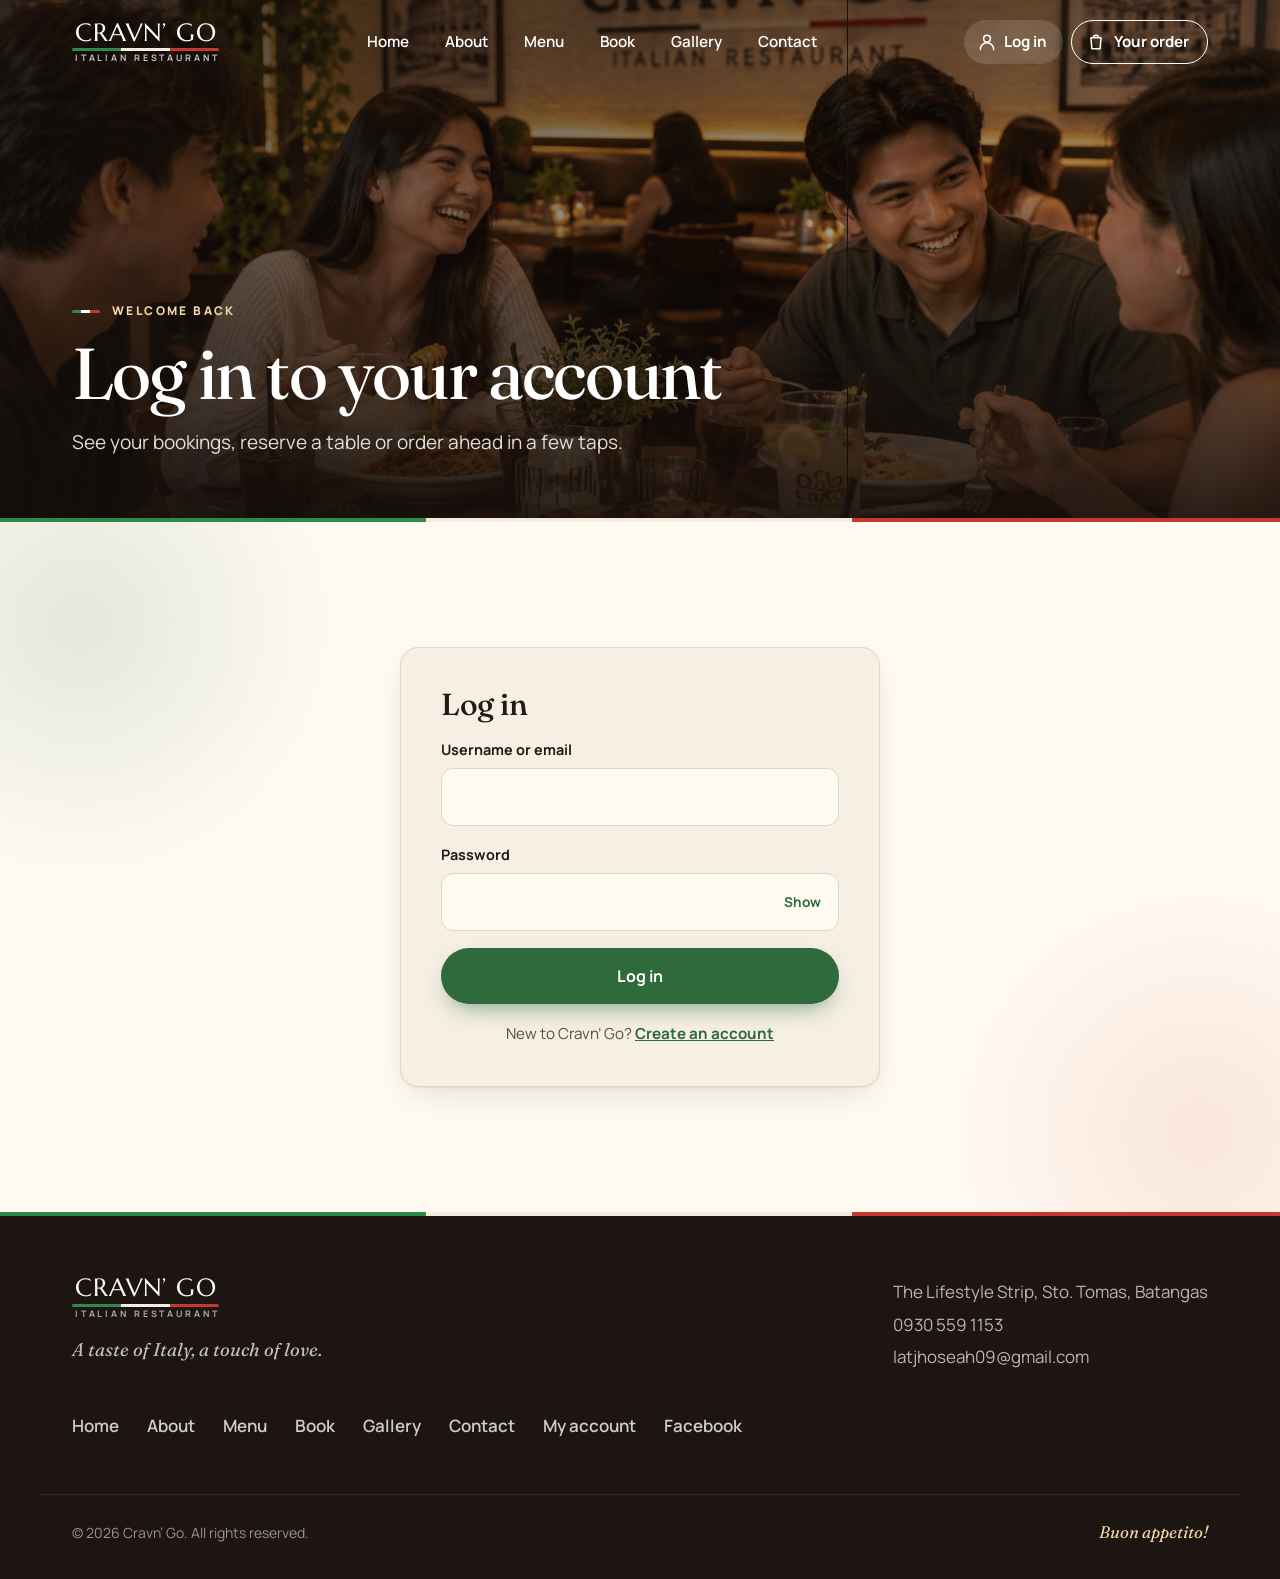
<file: login.html>
<!doctype html>
<html lang="en">
<head>
  <meta charset="utf-8">
  <meta name="viewport" content="width=device-width, initial-scale=1">
  <title>Log in — Cravn’ Go</title>
  <meta name="description" content="Log in to your Cravn’ Go account to book tables, order ahead and see your bookings.">
  <meta name="theme-color" content="#1c1512">

  <meta property="og:type" content="website">
  <meta property="og:site_name" content="Cravn’ Go">
  <meta property="og:title" content="Log in — Cravn’ Go">
  <meta property="og:description" content="Log in to your Cravn’ Go account to book tables, order ahead and see your bookings.">
  <meta property="og:image" content="images/hero.jpg">

  <script>document.documentElement.classList.add("js");try{if(sessionStorage.getItem("cravngo-nav"))document.documentElement.classList.add("page-entering")}catch(e){}try{if(localStorage.getItem("cravngo-session"))document.documentElement.classList.add("signed-in")}catch(e){}</script>
  <link rel="icon" href="favicon.svg" type="image/svg+xml">
  <link rel="preconnect" href="https://fonts.googleapis.com">
  <link rel="preconnect" href="https://fonts.gstatic.com" crossorigin>
  <link rel="stylesheet" href="https://fonts.googleapis.com/css2?family=Fraunces:ital,opsz,wght@0,9..144,400..700;1,9..144,400..700&family=Manrope:wght@400..800&family=Marcellus&display=swap">
  <link rel="stylesheet" href="css/styles.css">
</head>
<body>
  <a class="skip-link" href="#main">Skip to content</a>

  <!-- ============ Header (same on every page) ============ -->
  <header class="site-header" data-header>
    <div class="container header-inner">
      <a class="brand" href="index.html" aria-label="Cravn’ Go home">
        <span class="brand-name">Cravn’ Go</span>
        <span class="brand-flag" aria-hidden="true"></span>
        <span class="brand-sub">Italian Restaurant</span>
      </a>

      <nav class="site-nav" id="site-nav" aria-label="Main">
        <ul>
          <li><a href="index.html">Home</a></li>
          <li><a href="about.html">About</a></li>
          <li><a href="menu.html">Menu</a></li>
          <li><a href="book.html">Book</a></li>
          <li><a href="gallery.html">Gallery</a></li>
          <li><a href="contact.html">Contact</a></li>
        </ul>
      </nav>

      <div class="header-actions">
        <!-- Shows "Log in", or the customer's name + menu once logged in (js/main.js) -->
        <div class="account-slot" data-account-slot>
          <a class="account-toggle" href="login.html" aria-label="Log in"><svg viewBox="0 0 24 24" aria-hidden="true"><circle cx="12" cy="8" r="4"/><path d="M4 21a8 8 0 0 1 16 0"/></svg><span class="account-toggle-label">Log in</span></a>
        </div>
        <button class="order-toggle" type="button" data-open-order aria-label="Your order, 0 items">
          <svg viewBox="0 0 24 24" aria-hidden="true"><path d="M6 7h12l-1 13H7L6 7Z"/><path d="M9 7a3 3 0 0 1 6 0"/></svg>
          <span class="order-toggle-label">Your order</span>
          <span class="order-count" data-order-count hidden>0</span>
        </button>
        <button class="nav-toggle" type="button" aria-controls="site-nav" aria-expanded="false" data-nav-toggle>
          <span class="sr-only">Menu</span>
          <span class="nav-toggle-bars" aria-hidden="true"></span>
        </button>
      </div>
    </div>
  </header>

  <main id="main">

    <!-- ============ Page banner ============ -->
    <section class="page-hero">
      <img class="page-hero-img" src="images/service.jpg" width="1536" height="1024" alt="" fetchpriority="high" style="object-position: 50% 40%">
      <div class="container">
        <p class="eyebrow eyebrow-light">Welcome back</p>
        <h1>Log in to your account</h1>
        <p>See your bookings, reserve a table or order ahead in a few taps.</p>
      </div>
    </section>

    <!-- ============ Log-in form ============ -->
    <section class="section auth-section">
      <div class="container">
        <div class="auth-card reveal">
          <form class="auth-form" data-login-form>
            <h2>Log in</h2>
            <label class="field">
              <span>Username or email</span>
              <input name="login" type="text" autocomplete="username" autocapitalize="none" spellcheck="false" maxlength="254" required>
            </label>
            <label class="field">
              <span>Password</span>
              <span class="password-wrap">
                <input name="password" type="password" autocomplete="current-password" maxlength="72" required>
                <button class="password-toggle" type="button" data-toggle-password aria-label="Show password">Show</button>
              </span>
            </label>
            <p class="form-error" role="alert" data-form-error></p>
            <button class="btn btn-primary btn-block" type="submit">Log in</button>
            <p class="auth-switch">New to Cravn’ Go? <a href="register.html" data-register-link>Create an account</a></p>
          </form>
        </div>
      </div>
    </section>
  </main>

  <!-- ============ Footer (same on every page) ============ -->
  <footer class="site-footer">
    <div class="container footer-inner">
      <div class="footer-brand">
        <a class="brand brand-light" href="index.html" aria-label="Cravn’ Go home">
        <span class="brand-name">Cravn’ Go</span>
        <span class="brand-flag" aria-hidden="true"></span>
        <span class="brand-sub">Italian Restaurant</span>
        </a>
        <p>A taste of Italy, a touch of love.</p>
      </div>
      <address class="footer-contact">
        The Lifestyle Strip, Sto. Tomas, Batangas<br>
        <a href="tel:+639305591153">0930 559 1153</a><br>
        <a href="mailto:latjhoseah09@gmail.com">latjhoseah09@gmail.com</a>
      </address>
      <nav class="footer-nav" aria-label="Footer">
        <a href="index.html">Home</a>
        <a href="about.html">About</a>
        <a href="menu.html">Menu</a>
        <a href="book.html">Book</a>
        <a href="gallery.html">Gallery</a>
        <a href="contact.html">Contact</a>
        <a href="account.html">My account</a>
        <a href="https://www.facebook.com/profile.php?id=61595608813635" target="_blank" rel="noopener">Facebook</a>
      </nav>
    </div>
    <div class="container footer-base">
      <p>© <span data-year>2026</span> Cravn’ Go. All rights reserved.</p>
      <p class="script">Buon appetito!</p>
    </div>
  </footer>

  <!-- ============ Order drawer (same on every page) ============ -->
  <dialog class="drawer" id="order" aria-labelledby="order-title" data-drawer>
    <div class="drawer-inner">
      <header class="drawer-head">
        <h2 id="order-title">Your order</h2>
        <button class="icon-btn" type="button" data-close aria-label="Close order">
          <svg viewBox="0 0 24 24" aria-hidden="true"><path d="M6 6l12 12M18 6 6 18"/></svg>
        </button>
      </header>

      <div class="drawer-empty" data-order-empty>
        <p>Your order is empty.</p>
        <p class="muted">Pick something delicious from the menu to get started.</p>
        <a class="btn btn-primary" href="menu.html">Browse the menu</a>
      </div>

      <ul class="order-lines" data-order-lines></ul>

      <footer class="drawer-foot" data-order-foot hidden>
        <div class="order-total"><span>Total</span><strong data-order-total>₱0</strong></div>
        <button class="btn btn-primary btn-block" type="button" data-checkout>Checkout</button>
        <p class="muted small">Next, choose pick-up, delivery or a table reservation. Prefer to call? <a href="tel:+639305591153">0930 559 1153</a></p>
        <div class="drawer-links">
          <button class="link-btn" type="button" data-send-order>Send via Messenger instead</button>
          <button class="link-btn" type="button" data-clear-order>Clear order</button>
        </div>
      </footer>
    </div>
  </dialog>

  <div class="toast" role="status" aria-live="polite" data-toast></div>

  <script src="js/config.js" defer></script>
  <script src="js/data.js" defer></script>
  <script src="js/main.js" defer></script>
  <script src="js/login.js" defer></script>
</body>
</html>
</file>
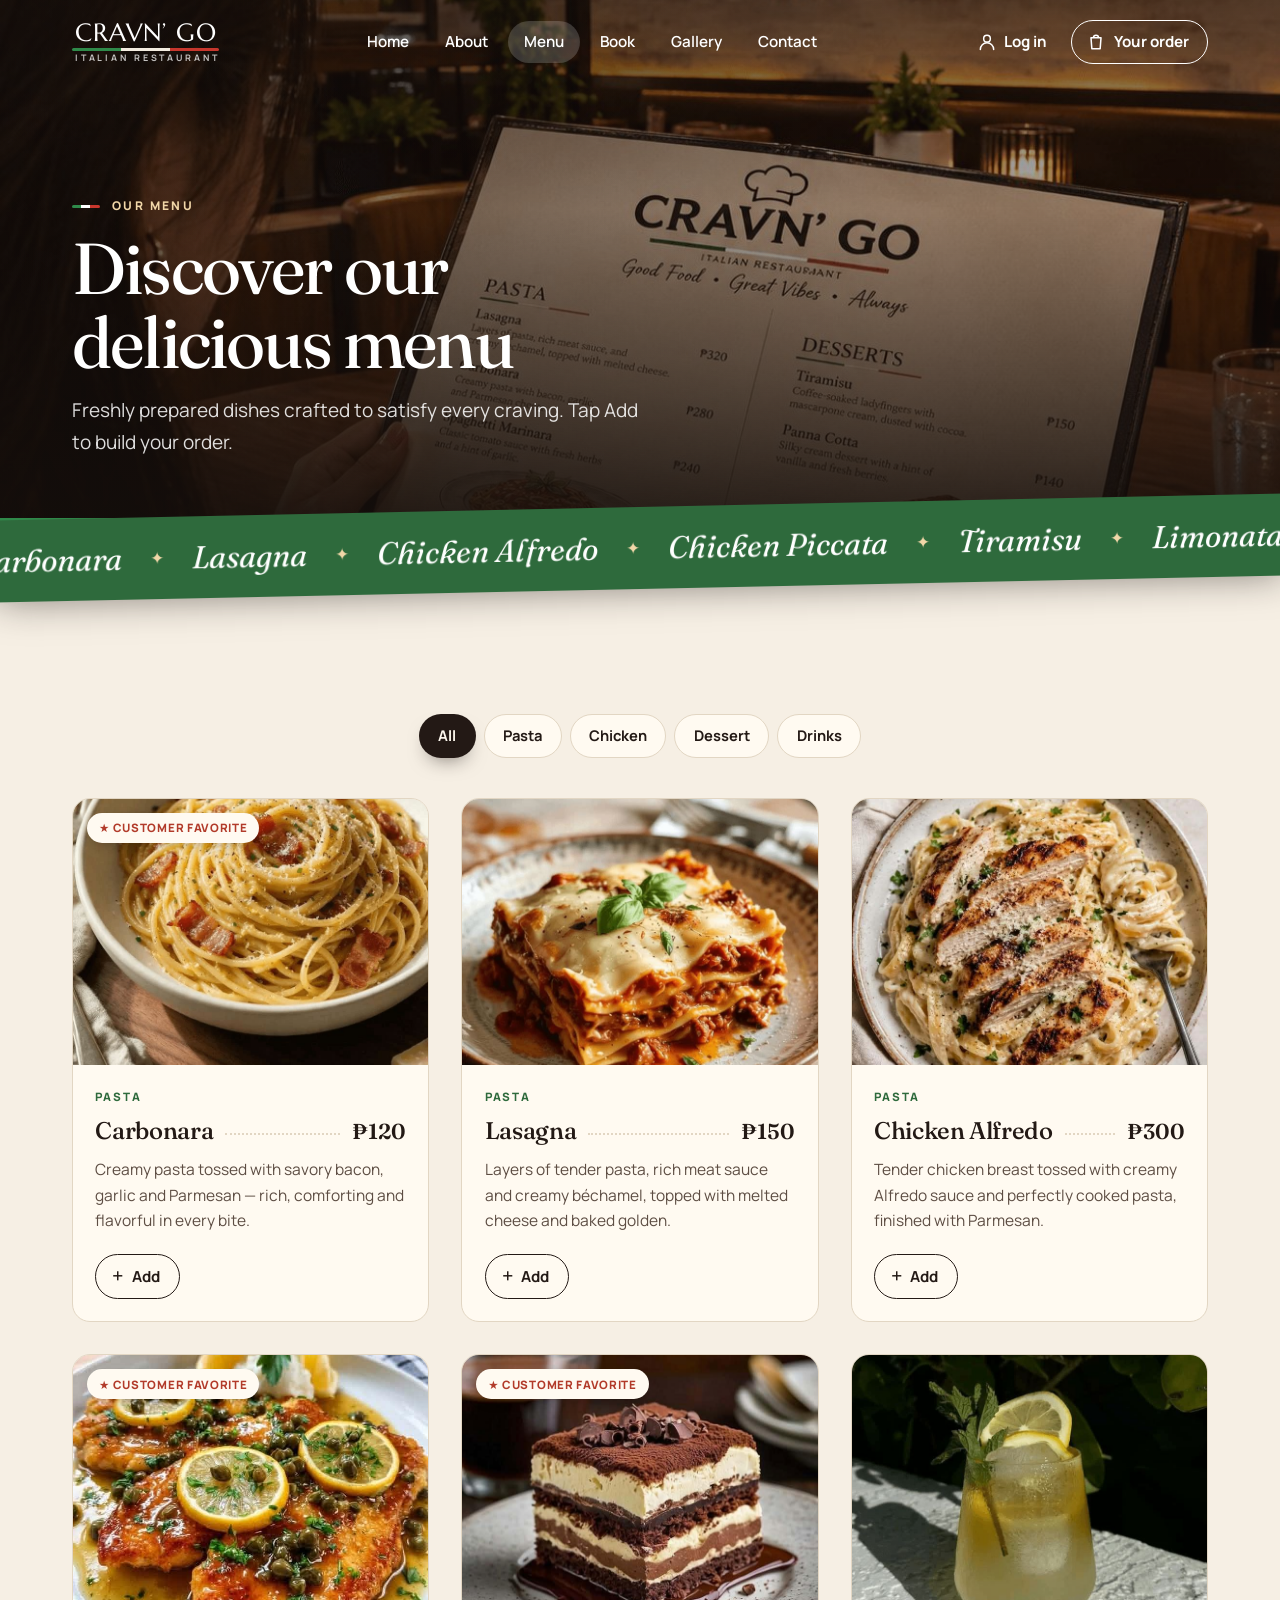
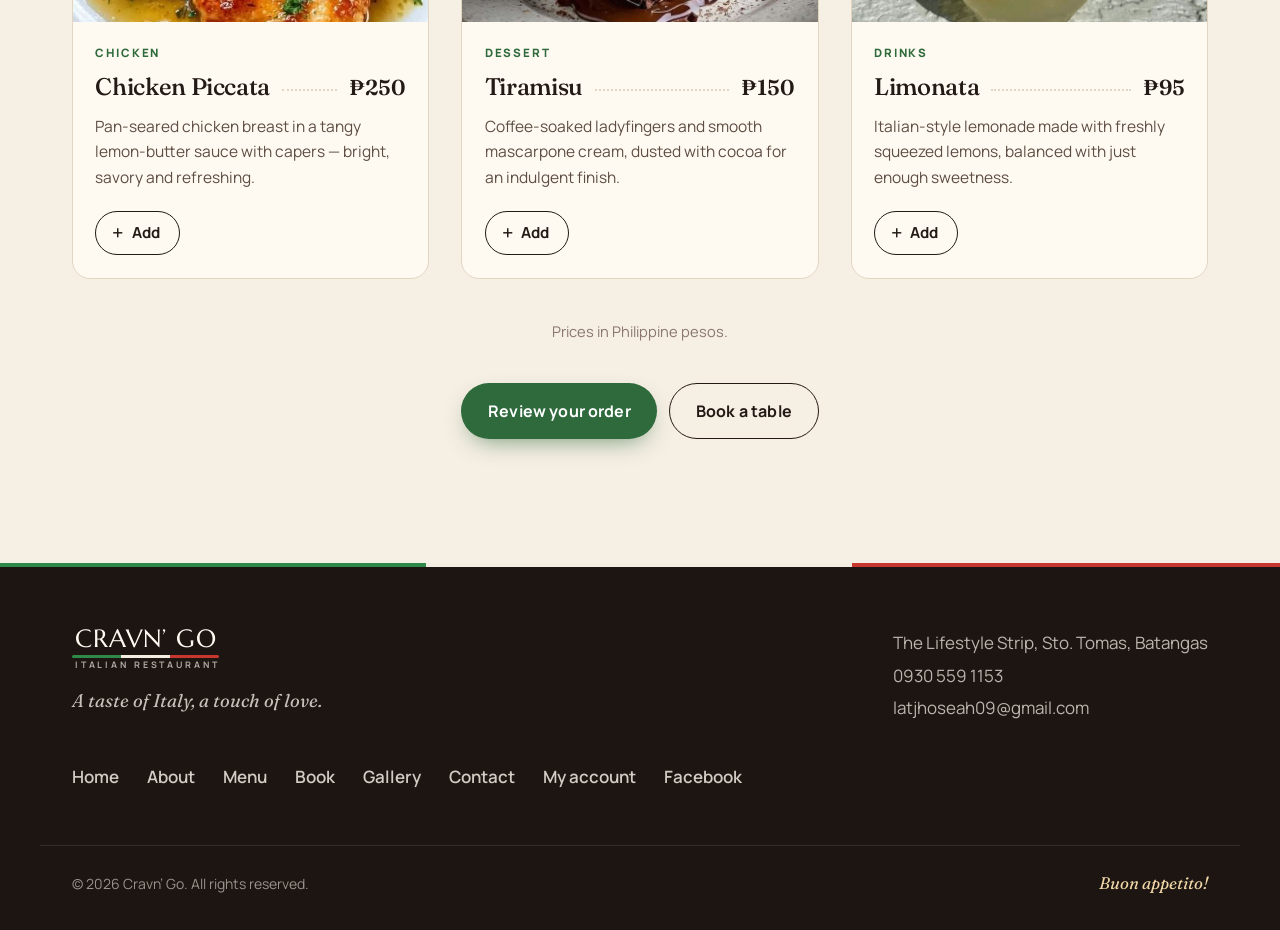
<file: menu.html>
<!doctype html>
<html lang="en">
<head>
  <meta charset="utf-8">
  <meta name="viewport" content="width=device-width, initial-scale=1">
  <title>Menu — Cravn’ Go</title>
  <meta name="description" content="Pasta, chicken, desserts and drinks at Cravn’ Go — from ₱95. Add dishes and order for pick-up or delivery.">
  <meta name="theme-color" content="#1c1512">

  <meta property="og:type" content="website">
  <meta property="og:site_name" content="Cravn’ Go">
  <meta property="og:title" content="Menu — Cravn’ Go">
  <meta property="og:description" content="Pasta, chicken, desserts and drinks at Cravn’ Go — from ₱95. Add dishes and order for pick-up or delivery.">
  <meta property="og:image" content="images/hero.jpg">

  <script>document.documentElement.classList.add("js");try{if(sessionStorage.getItem("cravngo-nav"))document.documentElement.classList.add("page-entering")}catch(e){}try{if(localStorage.getItem("cravngo-session"))document.documentElement.classList.add("signed-in")}catch(e){}</script>
  <link rel="icon" href="favicon.svg" type="image/svg+xml">
  <link rel="preconnect" href="https://fonts.googleapis.com">
  <link rel="preconnect" href="https://fonts.gstatic.com" crossorigin>
  <link rel="stylesheet" href="https://fonts.googleapis.com/css2?family=Fraunces:ital,opsz,wght@0,9..144,400..700;1,9..144,400..700&family=Manrope:wght@400..800&family=Marcellus&display=swap">
  <link rel="stylesheet" href="css/styles.css">
</head>
<body>
  <a class="skip-link" href="#main">Skip to content</a>

  <!-- ============ Header (same on every page) ============ -->
  <header class="site-header" data-header>
    <div class="container header-inner">
      <a class="brand" href="index.html" aria-label="Cravn’ Go home">
        <span class="brand-name">Cravn’ Go</span>
        <span class="brand-flag" aria-hidden="true"></span>
        <span class="brand-sub">Italian Restaurant</span>
      </a>

      <nav class="site-nav" id="site-nav" aria-label="Main">
        <ul>
          <li><a href="index.html">Home</a></li>
          <li><a href="about.html">About</a></li>
          <li><a href="menu.html" aria-current="page">Menu</a></li>
          <li><a href="book.html">Book</a></li>
          <li><a href="gallery.html">Gallery</a></li>
          <li><a href="contact.html">Contact</a></li>
        </ul>
      </nav>

      <div class="header-actions">
        <!-- Shows "Log in", or the customer's name + menu once logged in (js/main.js) -->
        <div class="account-slot" data-account-slot>
          <a class="account-toggle" href="login.html" aria-label="Log in"><svg viewBox="0 0 24 24" aria-hidden="true"><circle cx="12" cy="8" r="4"/><path d="M4 21a8 8 0 0 1 16 0"/></svg><span class="account-toggle-label">Log in</span></a>
        </div>
        <button class="order-toggle" type="button" data-open-order aria-label="Your order, 0 items">
          <svg viewBox="0 0 24 24" aria-hidden="true"><path d="M6 7h12l-1 13H7L6 7Z"/><path d="M9 7a3 3 0 0 1 6 0"/></svg>
          <span class="order-toggle-label">Your order</span>
          <span class="order-count" data-order-count hidden>0</span>
        </button>
        <button class="nav-toggle" type="button" aria-controls="site-nav" aria-expanded="false" data-nav-toggle>
          <span class="sr-only">Menu</span>
          <span class="nav-toggle-bars" aria-hidden="true"></span>
        </button>
      </div>
    </div>
  </header>

  <main id="main">

    <!-- ============ Page banner ============ -->
    <section class="page-hero">
      <img class="page-hero-img" src="images/menu-hero.jpg" width="1254" height="1254" alt="" fetchpriority="high" style="object-position: 50% 38%">
      <div class="container">
        <p class="eyebrow eyebrow-light">Our menu</p>
        <h1>Discover our delicious menu</h1>
        <p>Freshly prepared dishes crafted to satisfy every craving. Tap Add to build your order.</p>
      </div>
    </section>

    <!-- ============ Moving ribbon ============ -->
    <div class="marquee" aria-hidden="true">
      <div class="marquee-track">
        <span>Carbonara</span>
        <span>Lasagna</span>
        <span>Chicken Alfredo</span>
        <span>Chicken Piccata</span>
        <span>Tiramisu</span>
        <span>Limonata</span>
        <span>Buon appetito</span>
        <span>Carbonara</span>
        <span>Lasagna</span>
        <span>Chicken Alfredo</span>
        <span>Chicken Piccata</span>
        <span>Tiramisu</span>
        <span>Limonata</span>
        <span>Buon appetito</span>
      </div>
    </div>

    <!-- ============ Dishes ============ -->
    <section class="section menu">
      <div class="container">
        <div class="menu-filters" role="group" aria-label="Filter the menu">
          <button type="button" aria-pressed="true" data-filter="all">All</button>
          <button type="button" aria-pressed="false" data-filter="Pasta">Pasta</button>
          <button type="button" aria-pressed="false" data-filter="Chicken">Chicken</button>
          <button type="button" aria-pressed="false" data-filter="Dessert">Dessert</button>
          <button type="button" aria-pressed="false" data-filter="Drinks">Drinks</button>
        </div>

        <!-- Filled from js/data.js by js/menu.js -->
        <div class="dishes" data-dishes="all"></div>
        <noscript><p class="menu-note">Please turn on JavaScript to see our menu, or call us at 0930 559 1153.</p></noscript>

        <p class="menu-note">Prices in Philippine pesos.</p>
        <div class="section-foot">
          <button class="btn btn-primary" type="button" data-open-order>Review your order</button>
          <a class="btn btn-outline" href="book.html?type=reserve">Book a table</a>
        </div>
      </div>
    </section>
  </main>

  <!-- ============ Footer (same on every page) ============ -->
  <footer class="site-footer">
    <div class="container footer-inner">
      <div class="footer-brand">
        <a class="brand brand-light" href="index.html" aria-label="Cravn’ Go home">
        <span class="brand-name">Cravn’ Go</span>
        <span class="brand-flag" aria-hidden="true"></span>
        <span class="brand-sub">Italian Restaurant</span>
        </a>
        <p>A taste of Italy, a touch of love.</p>
      </div>
      <address class="footer-contact">
        The Lifestyle Strip, Sto. Tomas, Batangas<br>
        <a href="tel:+639305591153">0930 559 1153</a><br>
        <a href="mailto:latjhoseah09@gmail.com">latjhoseah09@gmail.com</a>
      </address>
      <nav class="footer-nav" aria-label="Footer">
        <a href="index.html">Home</a>
        <a href="about.html">About</a>
        <a href="menu.html">Menu</a>
        <a href="book.html">Book</a>
        <a href="gallery.html">Gallery</a>
        <a href="contact.html">Contact</a>
        <a href="account.html">My account</a>
        <a href="https://www.facebook.com/profile.php?id=61595608813635" target="_blank" rel="noopener">Facebook</a>
      </nav>
    </div>
    <div class="container footer-base">
      <p>© <span data-year>2026</span> Cravn’ Go. All rights reserved.</p>
      <p class="script">Buon appetito!</p>
    </div>
  </footer>

  <!-- ============ Order drawer (same on every page) ============ -->
  <dialog class="drawer" id="order" aria-labelledby="order-title" data-drawer>
    <div class="drawer-inner">
      <header class="drawer-head">
        <h2 id="order-title">Your order</h2>
        <button class="icon-btn" type="button" data-close aria-label="Close order">
          <svg viewBox="0 0 24 24" aria-hidden="true"><path d="M6 6l12 12M18 6 6 18"/></svg>
        </button>
      </header>

      <div class="drawer-empty" data-order-empty>
        <p>Your order is empty.</p>
        <p class="muted">Pick something delicious from the menu to get started.</p>
        <a class="btn btn-primary" href="menu.html">Browse the menu</a>
      </div>

      <ul class="order-lines" data-order-lines></ul>

      <footer class="drawer-foot" data-order-foot hidden>
        <div class="order-total"><span>Total</span><strong data-order-total>₱0</strong></div>
        <button class="btn btn-primary btn-block" type="button" data-checkout>Checkout</button>
        <p class="muted small">Next, choose pick-up, delivery or a table reservation. Prefer to call? <a href="tel:+639305591153">0930 559 1153</a></p>
        <div class="drawer-links">
          <button class="link-btn" type="button" data-send-order>Send via Messenger instead</button>
          <button class="link-btn" type="button" data-clear-order>Clear order</button>
        </div>
      </footer>
    </div>
  </dialog>

  <div class="toast" role="status" aria-live="polite" data-toast></div>

  <script src="js/config.js" defer></script>
  <script src="js/data.js" defer></script>
  <script src="js/main.js" defer></script>
  <script src="js/menu.js" defer></script>
</body>
</html>
</file>
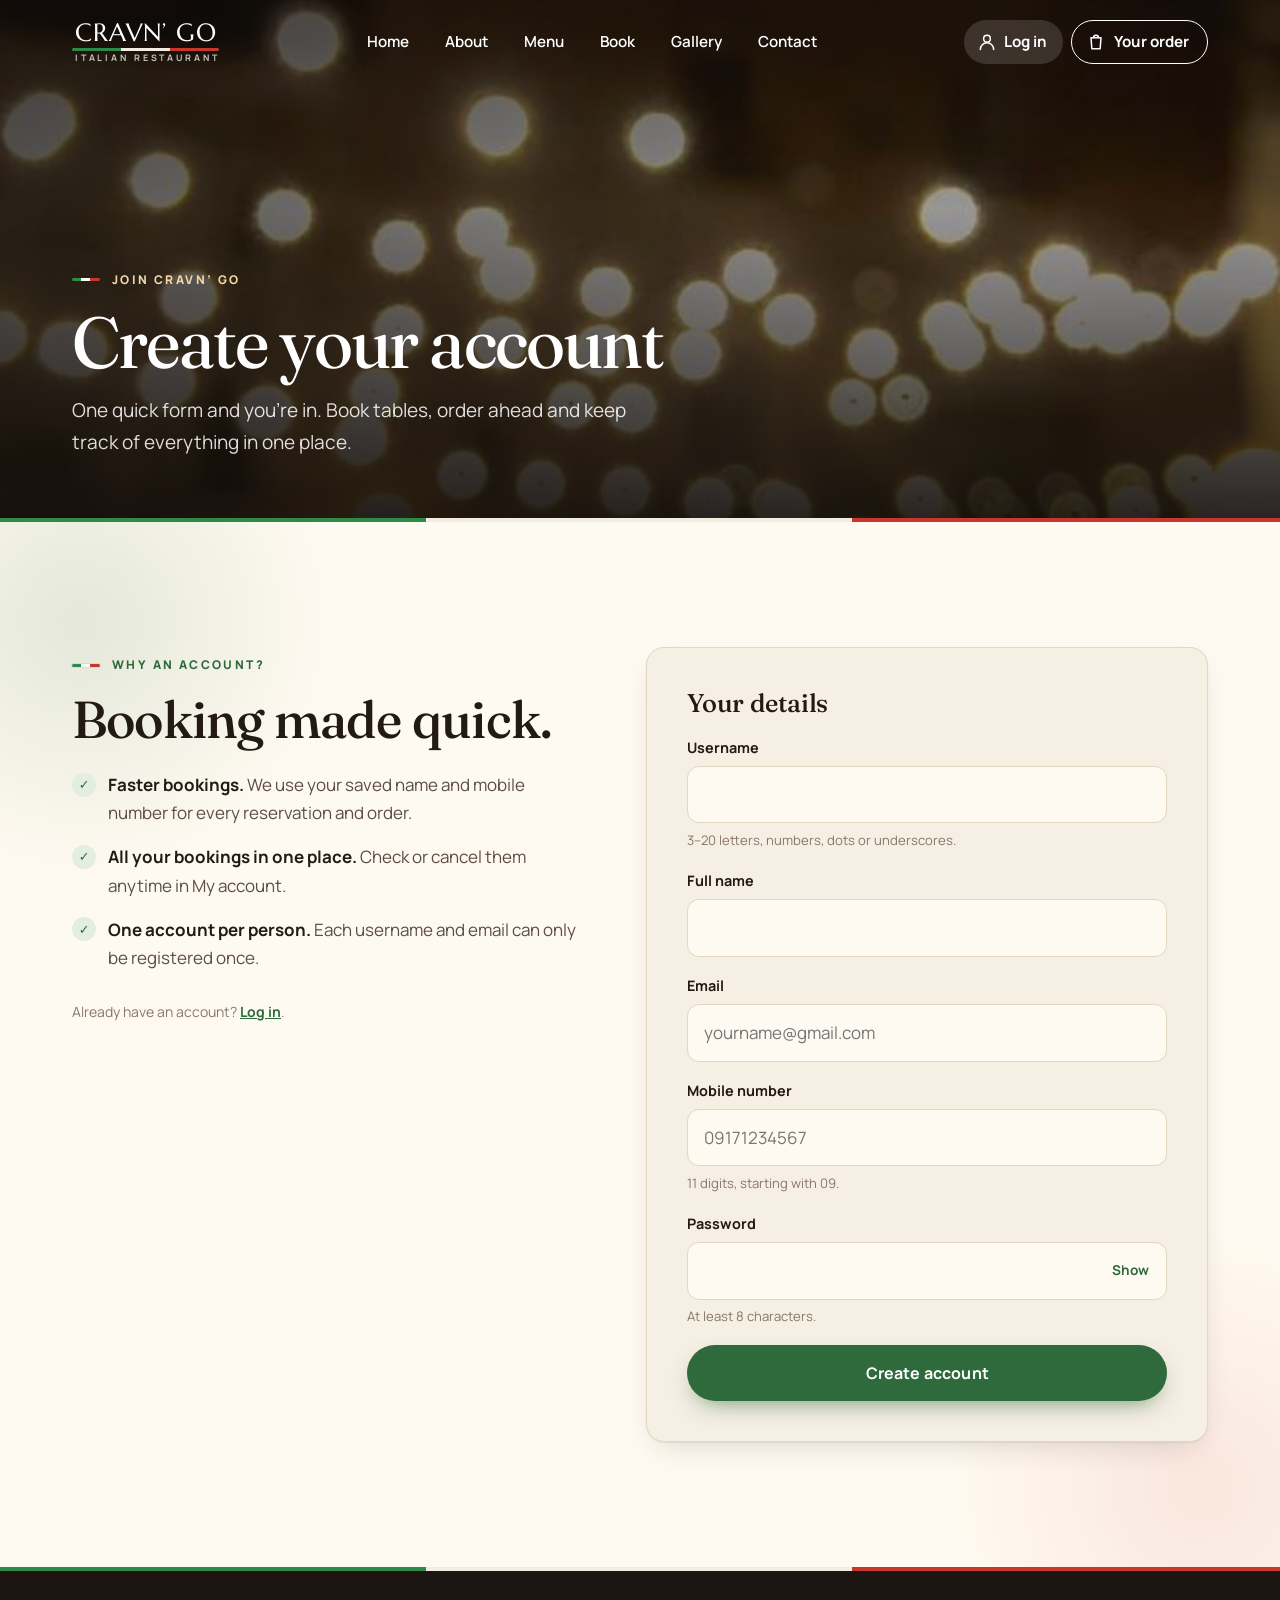
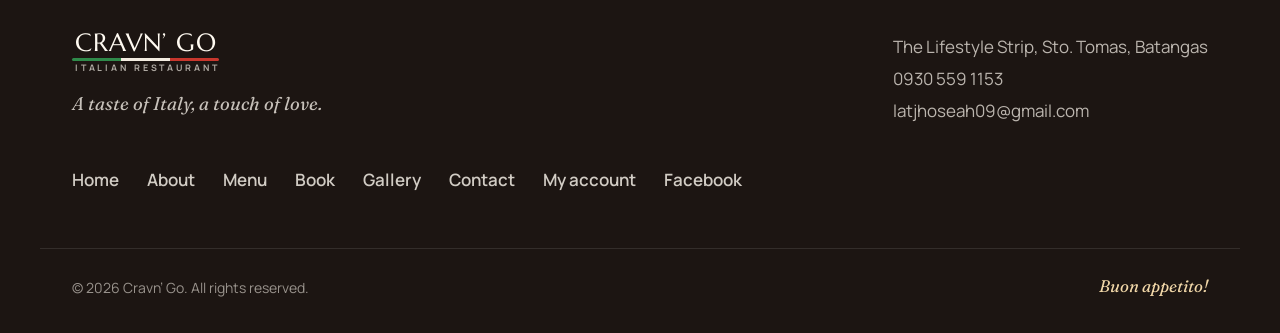
<file: register.html>
<!doctype html>
<html lang="en">
<head>
  <meta charset="utf-8">
  <meta name="viewport" content="width=device-width, initial-scale=1">
  <title>Create an account — Cravn’ Go</title>
  <meta name="description" content="Create your Cravn’ Go account to reserve tables and order ahead for pick-up or delivery.">
  <meta name="theme-color" content="#1c1512">

  <meta property="og:type" content="website">
  <meta property="og:site_name" content="Cravn’ Go">
  <meta property="og:title" content="Create an account — Cravn’ Go">
  <meta property="og:description" content="Create your Cravn’ Go account to reserve tables and order ahead for pick-up or delivery.">
  <meta property="og:image" content="images/hero.jpg">

  <script>document.documentElement.classList.add("js");try{if(sessionStorage.getItem("cravngo-nav"))document.documentElement.classList.add("page-entering")}catch(e){}try{if(localStorage.getItem("cravngo-session"))document.documentElement.classList.add("signed-in")}catch(e){}</script>
  <link rel="icon" href="favicon.svg" type="image/svg+xml">
  <link rel="preconnect" href="https://fonts.googleapis.com">
  <link rel="preconnect" href="https://fonts.gstatic.com" crossorigin>
  <link rel="stylesheet" href="https://fonts.googleapis.com/css2?family=Fraunces:ital,opsz,wght@0,9..144,400..700;1,9..144,400..700&family=Manrope:wght@400..800&family=Marcellus&display=swap">
  <link rel="stylesheet" href="css/styles.css">
</head>
<body>
  <a class="skip-link" href="#main">Skip to content</a>

  <!-- ============ Header (same on every page) ============ -->
  <header class="site-header" data-header>
    <div class="container header-inner">
      <a class="brand" href="index.html" aria-label="Cravn’ Go home">
        <span class="brand-name">Cravn’ Go</span>
        <span class="brand-flag" aria-hidden="true"></span>
        <span class="brand-sub">Italian Restaurant</span>
      </a>

      <nav class="site-nav" id="site-nav" aria-label="Main">
        <ul>
          <li><a href="index.html">Home</a></li>
          <li><a href="about.html">About</a></li>
          <li><a href="menu.html">Menu</a></li>
          <li><a href="book.html">Book</a></li>
          <li><a href="gallery.html">Gallery</a></li>
          <li><a href="contact.html">Contact</a></li>
        </ul>
      </nav>

      <div class="header-actions">
        <!-- Shows "Log in", or the customer's name + menu once logged in (js/main.js) -->
        <div class="account-slot" data-account-slot>
          <a class="account-toggle" href="login.html" aria-label="Log in"><svg viewBox="0 0 24 24" aria-hidden="true"><circle cx="12" cy="8" r="4"/><path d="M4 21a8 8 0 0 1 16 0"/></svg><span class="account-toggle-label">Log in</span></a>
        </div>
        <button class="order-toggle" type="button" data-open-order aria-label="Your order, 0 items">
          <svg viewBox="0 0 24 24" aria-hidden="true"><path d="M6 7h12l-1 13H7L6 7Z"/><path d="M9 7a3 3 0 0 1 6 0"/></svg>
          <span class="order-toggle-label">Your order</span>
          <span class="order-count" data-order-count hidden>0</span>
        </button>
        <button class="nav-toggle" type="button" aria-controls="site-nav" aria-expanded="false" data-nav-toggle>
          <span class="sr-only">Menu</span>
          <span class="nav-toggle-bars" aria-hidden="true"></span>
        </button>
      </div>
    </div>
  </header>

  <main id="main">

    <!-- ============ Page banner ============ -->
    <section class="page-hero">
      <img class="page-hero-img" src="images/community.jpg" width="736" height="1308" alt="" fetchpriority="high" style="object-position: 50% 45%">
      <div class="container">
        <p class="eyebrow eyebrow-light">Join Cravn’ Go</p>
        <h1>Create your account</h1>
        <p>One quick form and you’re in. Book tables, order ahead and keep track of everything in one place.</p>
      </div>
    </section>

    <!-- ============ Account form ============ -->
    <section class="section register">
      <div class="container register-layout">
        <div class="register-intro reveal">
          <p class="eyebrow">Why an account?</p>
          <h2>Booking made quick.</h2>
          <ul class="perk-list">
            <li><strong>Faster bookings.</strong> We use your saved name and mobile number for every reservation and order.</li>
            <li><strong>All your bookings in one place.</strong> Check or cancel them anytime in My account.</li>
            <li><strong>One account per person.</strong> Each username and email can only be registered once.</li>
          </ul>
          <p class="small muted">Already have an account? <a href="login.html" data-login-link>Log in</a>.</p>
        </div>

        <div class="register-card reveal">
          <form class="register-form" data-register-form>
            <h3>Your details</h3>
            <label class="field">
              <span>Username</span>
              <input name="username" type="text" autocomplete="username" autocapitalize="none" spellcheck="false"
                     minlength="3" maxlength="20" pattern="[A-Za-z0-9._]{3,20}" required
                     title="3–20 letters, numbers, dots or underscores">
              <small class="field-hint">3–20 letters, numbers, dots or underscores.</small>
              <small class="field-status" data-status-for="username" aria-live="polite"></small>
            </label>
            <label class="field">
              <span>Full name</span>
              <input name="full_name" type="text" autocomplete="name" maxlength="80" required>
            </label>
            <label class="field">
              <span>Email</span>
              <input name="email" type="email" autocomplete="email" maxlength="254" placeholder="yourname@gmail.com" required>
              <small class="field-status" data-status-for="email" aria-live="polite"></small>
            </label>
            <label class="field">
              <span>Mobile number</span>
              <input name="phone" type="tel" inputmode="numeric" autocomplete="tel-national" data-phone
                     minlength="11" pattern="09[0-9]{9}" placeholder="09171234567" required
                     title="11-digit mobile number starting with 09">
              <small class="field-hint">11 digits, starting with 09.</small>
            </label>
            <label class="field">
              <span>Password</span>
              <span class="password-wrap">
                <input name="password" type="password" autocomplete="new-password" minlength="8" maxlength="72" required>
                <button class="password-toggle" type="button" data-toggle-password aria-label="Show password">Show</button>
              </span>
              <small class="field-hint">At least 8 characters.</small>
            </label>
            <p class="form-error" role="alert" data-form-error></p>
            <button class="btn btn-primary btn-block" type="submit">Create account</button>
          </form>

          <div class="register-done" data-register-done tabindex="-1" hidden>
            <span class="confirm-check" aria-hidden="true"><svg viewBox="0 0 24 24"><path pathLength="1" d="m5 12.5 4.5 4.5L19 7.5"/></svg></span>
            <h3>Welcome, <span data-done-name></span>!</h3>
            <p>Your account is ready and you’re logged in as <strong data-done-username></strong>.</p>
            <div class="modal-actions">
              <a class="btn btn-primary" href="book.html?type=reserve" data-done-primary>Book a table</a>
              <a class="btn btn-outline" href="menu.html">Order food</a>
            </div>
          </div>
        </div>
      </div>
    </section>
  </main>

  <!-- ============ Footer (same on every page) ============ -->
  <footer class="site-footer">
    <div class="container footer-inner">
      <div class="footer-brand">
        <a class="brand brand-light" href="index.html" aria-label="Cravn’ Go home">
        <span class="brand-name">Cravn’ Go</span>
        <span class="brand-flag" aria-hidden="true"></span>
        <span class="brand-sub">Italian Restaurant</span>
        </a>
        <p>A taste of Italy, a touch of love.</p>
      </div>
      <address class="footer-contact">
        The Lifestyle Strip, Sto. Tomas, Batangas<br>
        <a href="tel:+639305591153">0930 559 1153</a><br>
        <a href="mailto:latjhoseah09@gmail.com">latjhoseah09@gmail.com</a>
      </address>
      <nav class="footer-nav" aria-label="Footer">
        <a href="index.html">Home</a>
        <a href="about.html">About</a>
        <a href="menu.html">Menu</a>
        <a href="book.html">Book</a>
        <a href="gallery.html">Gallery</a>
        <a href="contact.html">Contact</a>
        <a href="account.html">My account</a>
        <a href="https://www.facebook.com/profile.php?id=61595608813635" target="_blank" rel="noopener">Facebook</a>
      </nav>
    </div>
    <div class="container footer-base">
      <p>© <span data-year>2026</span> Cravn’ Go. All rights reserved.</p>
      <p class="script">Buon appetito!</p>
    </div>
  </footer>

  <!-- ============ Order drawer (same on every page) ============ -->
  <dialog class="drawer" id="order" aria-labelledby="order-title" data-drawer>
    <div class="drawer-inner">
      <header class="drawer-head">
        <h2 id="order-title">Your order</h2>
        <button class="icon-btn" type="button" data-close aria-label="Close order">
          <svg viewBox="0 0 24 24" aria-hidden="true"><path d="M6 6l12 12M18 6 6 18"/></svg>
        </button>
      </header>

      <div class="drawer-empty" data-order-empty>
        <p>Your order is empty.</p>
        <p class="muted">Pick something delicious from the menu to get started.</p>
        <a class="btn btn-primary" href="menu.html">Browse the menu</a>
      </div>

      <ul class="order-lines" data-order-lines></ul>

      <footer class="drawer-foot" data-order-foot hidden>
        <div class="order-total"><span>Total</span><strong data-order-total>₱0</strong></div>
        <button class="btn btn-primary btn-block" type="button" data-checkout>Checkout</button>
        <p class="muted small">Next, choose pick-up, delivery or a table reservation. Prefer to call? <a href="tel:+639305591153">0930 559 1153</a></p>
        <div class="drawer-links">
          <button class="link-btn" type="button" data-send-order>Send via Messenger instead</button>
          <button class="link-btn" type="button" data-clear-order>Clear order</button>
        </div>
      </footer>
    </div>
  </dialog>

  <div class="toast" role="status" aria-live="polite" data-toast></div>

  <script src="js/config.js" defer></script>
  <script src="js/data.js" defer></script>
  <script src="js/main.js" defer></script>
  <script src="js/register.js" defer></script>
</body>
</html>
</file>
<file: css/styles.css>
/* =========================================================
   Cravn' Go — Italian Restaurant
   ========================================================= */

:root {
  --cream: #f6efe4;
  --paper: #fffaf1;
  --sand: #ece2d2;
  --line: #e2d6c3;
  --ink: #231915;
  --ink-2: #5d4d43;
  --ink-3: #8a776a;
  --night: #1c1512;
  --night-2: #2a201b;

  --basil: #2e6a3c;
  --basil-dark: #224f2d;
  --tomato: #b23b2a;
  --flag-green: #2f8a4a;
  --flag-red: #c8372d;
  --glow: #f1d7a8;

  --font-display: "Fraunces", Georgia, "Times New Roman", serif;
  --font-body: "Manrope", system-ui, -apple-system, "Segoe UI", sans-serif;
  --font-mark: "Marcellus", "Trajan Pro", Georgia, serif;

  --radius: 18px;
  --radius-sm: 12px;
  --shadow: 0 1px 2px rgb(35 25 21 / 0.06), 0 12px 32px -12px rgb(35 25 21 / 0.18);
  --shadow-lg: 0 30px 60px -20px rgb(28 21 18 / 0.45);
  --ease: cubic-bezier(0.2, 0.7, 0.2, 1);

  --gutter: 16px;
  --header-h: 72px;
}

@media (min-width: 720px) {
  :root { --gutter: 32px; --header-h: 84px; }
}

/* ---------- Base ---------- */

*,
*::before,
*::after { box-sizing: border-box; }

html {
  scroll-behavior: smooth;
  scroll-padding-top: var(--header-h);
  -webkit-text-size-adjust: 100%;
}

body {
  margin: 0;
  background: var(--cream);
  color: var(--ink);
  font-family: var(--font-body);
  font-size: 1.0625rem;
  line-height: 1.65;
  -webkit-font-smoothing: antialiased;
  text-rendering: optimizeLegibility;
  overflow-x: hidden;
}
html:has(dialog[open]) { overflow: hidden; }
[hidden] { display: none !important; }

img { display: block; max-width: 100%; height: auto; }
a { color: inherit; }
button { font: inherit; color: inherit; cursor: pointer; }
h1, h2, h3 {
  font-family: var(--font-display);
  font-weight: 500;
  line-height: 1.08;
  letter-spacing: -0.015em;
  margin: 0;
}
h2 { font-size: clamp(2rem, 1.4rem + 2.6vw, 3.25rem); }
h3 { font-size: 1.375rem; line-height: 1.2; }
p { margin: 0; }

:focus-visible {
  outline: 3px solid var(--basil);
  outline-offset: 3px;
  border-radius: 6px;
}

.sr-only {
  position: absolute !important;
  width: 1px; height: 1px;
  padding: 0; margin: -1px;
  overflow: hidden; clip: rect(0 0 0 0);
  white-space: nowrap; border: 0;
}

.skip-link {
  position: absolute;
  left: var(--gutter);
  top: -100px;
  z-index: 100;
  background: var(--ink);
  color: var(--paper);
  padding: 0.6rem 1rem;
  border-radius: 999px;
  text-decoration: none;
  font-weight: 700;
}
.skip-link:focus { top: 12px; }

.container {
  width: 100%;
  max-width: 1200px;
  margin-inline: auto;
  padding-inline: var(--gutter);
}

.section { padding-block: clamp(4.5rem, 3rem + 6vw, 8rem); }

.eyebrow {
  font-family: var(--font-body);
  font-size: 0.75rem;
  font-weight: 800;
  letter-spacing: 0.2em;
  text-transform: uppercase;
  color: var(--basil);
  margin-bottom: 1rem;
  display: inline-flex;
  align-items: center;
  gap: 0.75rem;
}
.eyebrow::before {
  content: "";
  width: 28px; height: 3px;
  border-radius: 3px;
  background: linear-gradient(90deg, var(--flag-green) 0 33%, #fff 33% 66%, var(--flag-red) 66%);
  box-shadow: 0 0 0 1px rgb(35 25 21 / 0.08);
}
.eyebrow-light { color: var(--glow); }

.section-head { max-width: 720px; margin-bottom: clamp(2.5rem, 2rem + 2vw, 4rem); }
.section-head-center { margin-inline: auto; text-align: center; }
.section-head-center .eyebrow { justify-content: center; }
.section-head-split {
  max-width: none;
  display: grid;
  gap: 1.25rem 4rem;
  align-items: end;
}
@media (min-width: 900px) {
  .section-head-split { grid-template-columns: 1.4fr 1fr; }
}
.section-sub { color: var(--ink-2); font-size: 1.0625rem; margin-top: 1rem; max-width: 46ch; }
.section-head-center .section-sub { margin-inline: auto; }
.section-head-split .section-sub { margin-top: 0; }

.lead { font-size: 1.25rem; line-height: 1.55; color: var(--ink); }

.muted { color: var(--ink-3); }
.small { font-size: 0.875rem; }

/* ---------- Buttons ---------- */

.btn {
  position: relative;
  overflow: hidden;
  isolation: isolate;
  display: inline-flex;
  align-items: center;
  justify-content: center;
  gap: 0.6rem;
  min-height: 52px;
  padding: 0.85rem 1.6rem;
  border-radius: 999px;
  border: 1.5px solid transparent;
  font-weight: 700;
  font-size: 1rem;
  letter-spacing: 0.01em;
  text-decoration: none;
  transition: transform 0.25s var(--ease), background-color 0.25s, color 0.25s, border-color 0.25s, box-shadow 0.25s;
}
.btn:hover { transform: translateY(-2px); }
.btn:active { transform: translateY(0); }
.btn svg { width: 18px; height: 18px; fill: currentColor; }

.btn-primary {
  position: relative;
  overflow: hidden;
  background: var(--basil);
  color: #fff;
  box-shadow: 0 10px 24px -10px rgb(46 106 60 / 0.7);
}
.btn-primary:hover { background: var(--basil-dark); }
/* A soft shine sweeps across on hover */
.btn-primary::before {
  content: "";
  position: absolute;
  top: 0; bottom: 0;
  left: -60%;
  width: 40%;
  background: linear-gradient(100deg, transparent, rgb(255 255 255 / 0.28), transparent);
  transform: skewX(-20deg);
  transition: left 0.7s var(--ease);
  pointer-events: none;
}
.btn-primary:hover::before { left: 130%; }

.btn-ghost { border-color: rgb(255 255 255 / 0.55); color: #fff; background: rgb(255 255 255 / 0.06); backdrop-filter: blur(6px); }
.btn-ghost:hover { background: rgb(255 255 255 / 0.16); border-color: #fff; }

.btn-light { background: var(--paper); color: var(--ink); }
.btn-light:hover { background: #fff; }

.btn-block { width: 100%; }

.link-btn {
  background: none;
  border: 0;
  padding: 0.5rem;
  color: var(--ink-3);
  font-size: 0.9rem;
  text-decoration: underline;
  text-underline-offset: 3px;
}
.link-btn:hover { color: var(--tomato); }

.icon-btn {
  display: inline-grid;
  place-items: center;
  width: 44px; height: 44px;
  border-radius: 50%;
  border: 0;
  background: transparent;
  transition: background-color 0.2s;
}
.icon-btn:hover { background: rgb(35 25 21 / 0.07); }
.icon-btn svg { width: 22px; height: 22px; fill: none; stroke: currentColor; stroke-width: 2; stroke-linecap: round; stroke-linejoin: round; }

/* ---------- Brand mark ---------- */

.brand {
  display: inline-grid;
  justify-items: center;
  gap: 3px;
  text-decoration: none;
  color: var(--ink);
  line-height: 1;
}
.brand-name {
  font-family: var(--font-mark);
  font-size: 1.55rem;
  letter-spacing: 0.04em;
  text-transform: uppercase;
}
.brand-flag {
  width: 100%;
  height: 3px;
  border-radius: 2px;
  background: linear-gradient(90deg, var(--flag-green) 0 33.3%, #f3ece0 33.3% 66.6%, var(--flag-red) 66.6%);
}
.brand-sub {
  font-size: 0.56rem;
  font-weight: 700;
  letter-spacing: 0.32em;
  text-transform: uppercase;
  padding-left: 0.32em;
  color: var(--ink-2);
}
.brand-light { color: var(--paper); }
.brand-light .brand-sub { color: rgb(255 250 241 / 0.65); }

/* ---------- Header ---------- */

.site-header {
  position: fixed;
  inset: 0 0 auto;
  z-index: 50;
  height: var(--header-h);
  color: #fff;
  transition: background-color 0.35s, box-shadow 0.35s, color 0.35s, transform 0.45s var(--ease);
}
.site-header.is-tucked:not(:focus-within) { transform: translateY(-100%); }
.site-header .brand { color: #fff; }
.site-header .brand-sub { color: rgb(255 255 255 / 0.75); }

.site-header.is-solid {
  background: rgb(246 239 228 / 0.92);
  backdrop-filter: saturate(1.4) blur(14px);
  -webkit-backdrop-filter: saturate(1.4) blur(14px);
  box-shadow: 0 1px 0 var(--line);
  color: var(--ink);
}
.site-header.is-solid .brand { color: var(--ink); }
.site-header.is-solid .brand-sub { color: var(--ink-2); }

.header-inner {
  height: 100%;
  display: flex;
  align-items: center;
  justify-content: space-between;
  gap: 1.5rem;
}

.site-nav ul {
  display: flex;
  gap: 0.25rem;
  list-style: none;
  margin: 0;
  padding: 0;
}
.site-nav a {
  display: block;
  padding: 0.55rem 1rem;
  border-radius: 999px;
  text-decoration: none;
  font-weight: 600;
  font-size: 0.95rem;
  transition: background-color 0.2s;
}
.site-nav a:hover { background: rgb(255 255 255 / 0.14); }
.is-solid .site-nav a:hover { background: rgb(35 25 21 / 0.06); }
.site-nav a[aria-current] { background: rgb(255 255 255 / 0.18); }
.is-solid .site-nav a[aria-current] { background: var(--sand); }

.header-actions { display: flex; align-items: center; gap: 0.5rem; }

.order-toggle {
  position: relative;
  display: inline-flex;
  align-items: center;
  gap: 0.5rem;
  min-height: 44px;
  padding: 0.5rem 1.1rem 0.5rem 0.9rem;
  border-radius: 999px;
  border: 1.5px solid currentColor;
  background: transparent;
  font-weight: 700;
  font-size: 0.95rem;
  transition: background-color 0.2s, color 0.2s, border-color 0.2s;
}
.order-toggle svg { width: 20px; height: 20px; fill: none; stroke: currentColor; stroke-width: 1.8; stroke-linejoin: round; }
.order-toggle:hover { background: rgb(255 255 255 / 0.14); }
.is-solid .order-toggle { background: var(--ink); border-color: var(--ink); color: var(--paper); }
.is-solid .order-toggle:hover { background: var(--night-2); }

.order-count {
  min-width: 22px;
  height: 22px;
  padding-inline: 6px;
  border-radius: 999px;
  background: var(--tomato);
  color: #fff;
  font-size: 0.75rem;
  font-weight: 800;
  display: inline-grid;
  place-items: center;
}
.order-count.bump { animation: bump 0.45s var(--ease); }
@keyframes bump { 40% { transform: scale(1.35); } }

.nav-toggle {
  display: none;
  width: 44px; height: 44px;
  border: 0;
  border-radius: 50%;
  background: transparent;
  position: relative;
}
.nav-toggle-bars,
.nav-toggle-bars::before,
.nav-toggle-bars::after {
  position: absolute;
  left: 50%;
  width: 20px; height: 2px;
  margin-left: -10px;
  border-radius: 2px;
  background: currentColor;
  transition: transform 0.3s var(--ease), opacity 0.2s;
}
.nav-toggle-bars { top: 50%; margin-top: -1px; }
.nav-toggle-bars::before, .nav-toggle-bars::after { content: ""; left: 0; margin-left: 0; }
.nav-toggle-bars::before { transform: translateY(-6px); }
.nav-toggle-bars::after { transform: translateY(6px); }
.nav-toggle[aria-expanded="true"] .nav-toggle-bars { background: transparent; }
.nav-toggle[aria-expanded="true"] .nav-toggle-bars::before { transform: rotate(45deg); background: currentColor; }
.nav-toggle[aria-expanded="true"] .nav-toggle-bars::after { transform: rotate(-45deg); background: currentColor; }

.account-toggle {
  display: inline-flex;
  align-items: center;
  gap: 0.45rem;
  min-height: 44px;
  padding: 0.5rem 1rem 0.5rem 0.8rem;
  border: 0;
  border-radius: 999px;
  background: transparent;
  font-weight: 700;
  font-size: 0.95rem;
  color: inherit;
  text-decoration: none;
  transition: background-color 0.2s;
}
.account-toggle svg { width: 20px; height: 20px; fill: none; stroke: currentColor; stroke-width: 1.8; stroke-linecap: round; }
.account-toggle:hover,
.account-toggle[aria-current] { background: rgb(255 255 255 / 0.14); }
.is-solid .account-toggle:hover,
.is-solid .account-toggle[aria-current],
.nav-open .account-toggle:hover { background: rgb(35 25 21 / 0.06); }

@media (max-width: 1080px) {
  .order-toggle-label,
  .account-toggle-label { display: none; }
  .order-toggle { padding: 0.5rem 0.75rem; }
  .account-toggle { padding: 0.5rem 0.6rem; }
}

@media (max-width: 860px) {
  .nav-toggle { display: inline-block; }

  .site-nav {
    position: fixed;
    inset: var(--header-h) 0 auto;
    background: var(--cream);
    color: var(--ink);
    box-shadow: 0 20px 40px -20px rgb(28 21 18 / 0.35);
    padding: 0.5rem var(--gutter) 1.25rem;
    transform: translateY(-8px);
    opacity: 0;
    visibility: hidden;
    transition: opacity 0.25s, transform 0.3s var(--ease), visibility 0.25s;
  }
  .site-nav.is-open { opacity: 1; transform: none; visibility: visible; }
  .site-nav ul { flex-direction: column; gap: 0; }
  .site-nav a {
    padding: 1rem 0;
    border-radius: 0;
    border-bottom: 1px solid var(--line);
    font-family: var(--font-display);
    font-size: 1.5rem;
    font-weight: 500;
  }
  .site-nav a:hover, .site-nav a[aria-current] { background: none; color: var(--basil); }
  .site-header.nav-open { background: var(--cream); color: var(--ink); box-shadow: 0 1px 0 var(--line); }
  .site-header.nav-open .brand { color: var(--ink); }
  .site-header.nav-open .brand-sub { color: var(--ink-2); }
  .site-header.nav-open .order-toggle { background: var(--ink); border-color: var(--ink); color: var(--paper); }
}

/* ---------- Hero ---------- */

.hero {
  position: relative;
  min-height: 100svh;
  display: grid;
  grid-template-rows: 1fr auto;
  align-items: center;
  color: #fff;
  background: var(--night);
  isolation: isolate;
  overflow: hidden;
}
.hero-img {
  position: absolute;
  inset: 0;
  width: 100%; height: 100%;
  object-fit: cover;
  z-index: -2;
  animation: slow-zoom 22s ease-out both;
}
@keyframes slow-zoom { from { transform: scale(1.08); } to { transform: scale(1); } }
.hero::after {
  content: "";
  position: absolute;
  inset: 0;
  z-index: -1;
  background:
    linear-gradient(90deg, rgb(20 14 11 / 0.88) 0%, rgb(20 14 11 / 0.62) 42%, rgb(20 14 11 / 0.15) 75%),
    linear-gradient(0deg, rgb(20 14 11 / 0.75) 0%, transparent 35%),
    linear-gradient(180deg, rgb(20 14 11 / 0.55) 0%, transparent 22%);
}
@media (max-width: 720px) {
  .hero::after {
    background:
      linear-gradient(180deg, rgb(20 14 11 / 0.6) 0%, rgb(20 14 11 / 0.55) 45%, rgb(20 14 11 / 0.92) 100%);
  }
}

.hero-content { padding-top: calc(var(--header-h) + 3rem); padding-bottom: 2rem; }
.hero h1 {
  font-size: clamp(3.1rem, 1.6rem + 7vw, 6.5rem);
  line-height: 0.98;
  letter-spacing: -0.03em;
  font-weight: 450;
  max-width: 12ch;
  text-wrap: balance;
}
.hero h1 em {
  font-style: italic;
  font-weight: 400;
  color: var(--glow);
}
.hero-lede {
  margin-top: 1.5rem;
  max-width: 34rem;
  font-size: clamp(1.05rem, 1rem + 0.4vw, 1.25rem);
  color: rgb(255 255 255 / 0.86);
}
.hero-actions { display: flex; flex-wrap: wrap; gap: 0.75rem; margin-top: 2.25rem; }

.hero-facts {
  list-style: none;
  margin: 0 0 clamp(1.5rem, 4vw, 2.75rem);
  padding: 1.25rem 0 0;
  border-top: 1px solid rgb(255 255 255 / 0.22);
  display: grid;
  grid-template-columns: repeat(3, minmax(0, 1fr));
  gap: 1rem;
}
.hero-facts li { display: grid; gap: 0.15rem; }
.hero-facts strong { font-family: var(--font-display); font-weight: 500; font-size: clamp(1.05rem, 0.9rem + 0.6vw, 1.4rem); }
.hero-facts span { font-size: 0.85rem; color: rgb(255 255 255 / 0.7); }
@media (max-width: 560px) {
  .hero-facts { grid-template-columns: 1fr; gap: 0.6rem; }
  .hero-facts li { grid-template-columns: auto 1fr; align-items: baseline; gap: 0.75rem; }
}

/* ---------- Intro pillars ---------- */

.intro .section-head h2 { max-width: 20ch; text-wrap: balance; }

.pillars {
  display: grid;
  gap: clamp(2rem, 3vw, 2.5rem);
}
@media (min-width: 820px) {
  .pillars { grid-template-columns: repeat(3, 1fr); }
  .pillar:nth-child(2) { margin-top: 3.5rem; }
}
.pillar-media {
  aspect-ratio: 4 / 5;
  border-radius: var(--radius);
  overflow: hidden;
  margin-bottom: 1.25rem;
  background: var(--sand);
  box-shadow: var(--shadow);
}
.pillar-media img {
  width: 100%; height: 100%;
  object-fit: cover;
  transition: transform 0.9s var(--ease);
}
.pillar:hover .pillar-media img { transform: scale(1.05); }
.pillar-num {
  display: block;
  font-family: var(--font-display);
  font-style: italic;
  color: var(--tomato);
  font-size: 1rem;
  margin-bottom: 0.35rem;
}
.pillar h3 { margin-bottom: 0.5rem; }
.pillar p { color: var(--ink-2); }

/* ---------- About ---------- */

.about { background: var(--paper); border-block: 1px solid var(--line); }
.about-grid {
  display: grid;
  gap: clamp(3rem, 5vw, 5rem);
  align-items: center;
}
@media (min-width: 900px) {
  .about-grid { grid-template-columns: 1.1fr 1fr; }
}
.about-media {
  position: relative;
  margin: 0 0 2.5rem;
}
.about-media img {
  width: 100%;
  aspect-ratio: 5 / 4;
  object-fit: cover;
  border-radius: var(--radius);
  box-shadow: var(--shadow-lg);
}
.about-quote {
  position: absolute;
  right: clamp(-12px, -2vw, 0px);
  bottom: -2.5rem;
  width: min(78%, 320px);
  padding: 1.4rem 1.5rem 1.5rem;
  background: var(--night);
  color: var(--paper);
  border-radius: var(--radius-sm);
  box-shadow: var(--shadow-lg);
}
@media (max-width: 560px) { .about-quote { right: 12px; } }
.about-quote q {
  display: block;
  margin-top: 0.85rem;
  font-family: var(--font-display);
  font-style: italic;
  font-size: 1.45rem;
  line-height: 1.2;
  quotes: "“" "”";
}
.flag-rule {
  display: block;
  width: 56px; height: 4px;
  border-radius: 2px;
  background: linear-gradient(90deg, var(--flag-green) 0 33.3%, #f3ece0 33.3% 66.6%, var(--flag-red) 66.6%);
}
.about-copy h2 { margin-bottom: 1.5rem; }
.about-copy .lead { margin-bottom: 1.25rem; }
.about-copy p:not(.lead):not(.eyebrow) { color: var(--ink-2); margin-bottom: 2rem; }

/* ---------- Why choose us ---------- */

.why {
  background:
    radial-gradient(1200px 500px at 85% -10%, rgb(241 215 168 / 0.12), transparent 60%),
    var(--night);
  color: var(--paper);
}
.why h2 { max-width: 18ch; text-wrap: balance; }
.why-list {
  list-style: none;
  margin: 0;
  padding: 0;
  display: grid;
  gap: 1px;
  background: rgb(255 255 255 / 0.1);
  border-radius: var(--radius);
  overflow: hidden;
  border: 1px solid rgb(255 255 255 / 0.1);
}
@media (min-width: 640px) { .why-list { grid-template-columns: repeat(2, 1fr); } }
@media (min-width: 1000px) { .why-list { grid-template-columns: repeat(4, 1fr); } }
.why-list li {
  background: var(--night);
  padding: 2rem 1.75rem 2.25rem;
  transition: background-color 0.3s;
}
.why-list li:hover { background: var(--night-2); }
.why-list svg {
  width: 40px; height: 40px;
  fill: none;
  stroke: var(--glow);
  stroke-width: 1.6;
  stroke-linecap: round;
  stroke-linejoin: round;
  margin-bottom: 1.5rem;
}
.why-list h3 { margin-bottom: 0.5rem; }
.why-list p { color: rgb(255 250 241 / 0.7); font-size: 0.98rem; }

/* ---------- Menu ---------- */

.dishes {
  display: grid;
  gap: 1.5rem;
}
@media (min-width: 640px) { .dishes { grid-template-columns: repeat(2, 1fr); } }
@media (min-width: 1000px) { .dishes { grid-template-columns: repeat(3, 1fr); gap: 2rem; } }

.dish {
  display: flex;
  flex-direction: column;
  background: var(--paper);
  border: 1px solid var(--line);
  border-radius: var(--radius);
  overflow: hidden;
  transition: transform 0.35s var(--ease), box-shadow 0.35s var(--ease);
}
.dish:hover { transform: translateY(-4px); box-shadow: var(--shadow); }

.dish-media {
  position: relative;
  aspect-ratio: 4 / 3;
  overflow: hidden;
  background: var(--sand);
}
.dish-media img {
  width: 100%; height: 100%;
  object-fit: cover;
  transition: transform 0.9s var(--ease);
}
.dish:hover .dish-media img { transform: scale(1.06); }

.badge {
  position: absolute;
  top: 14px; left: 14px;
  padding: 0.35rem 0.75rem;
  border-radius: 999px;
  background: var(--paper);
  color: var(--tomato);
  font-size: 0.72rem;
  font-weight: 800;
  letter-spacing: 0.06em;
  text-transform: uppercase;
  box-shadow: 0 4px 14px -4px rgb(0 0 0 / 0.3);
}
.badge::before { content: "★ "; }

.dish-body {
  display: flex;
  flex-direction: column;
  gap: 0.5rem;
  padding: 1.35rem 1.4rem 1.4rem;
  flex: 1;
}
.dish-cat {
  font-size: 0.72rem;
  font-weight: 800;
  letter-spacing: 0.16em;
  text-transform: uppercase;
  color: var(--basil);
}
.dish-head {
  display: flex;
  align-items: baseline;
  gap: 0.75rem;
}
.dish-head h3 { font-size: 1.5rem; }
.dish-head::after {
  content: "";
  order: 1;
  flex: 1;
  border-bottom: 2px dotted var(--line);
  transform: translateY(-4px);
}
.price {
  order: 2;
  font-family: var(--font-display);
  font-size: 1.35rem;
  font-weight: 600;
  white-space: nowrap;
}
.dish-body > p:not(.dish-cat) { color: var(--ink-2); font-size: 0.97rem; flex: 1; }

.add-btn {
  align-self: flex-start;
  margin-top: 0.75rem;
  display: inline-flex;
  align-items: center;
  gap: 0.45rem;
  min-height: 44px;
  padding: 0.55rem 1.2rem 0.55rem 1rem;
  border-radius: 999px;
  border: 1.5px solid var(--ink);
  background: transparent;
  font-weight: 700;
  font-size: 0.95rem;
  transition: background-color 0.2s, color 0.2s, border-color 0.2s, transform 0.2s;
}
.add-btn::before {
  content: "+";
  font-size: 1.25rem;
  line-height: 1;
  font-weight: 500;
}
.add-btn:hover { background: var(--ink); color: var(--paper); }
.add-btn.added { background: var(--basil); border-color: var(--basil); color: #fff; }
.add-btn.added::before { content: "✓"; font-size: 1rem; }

.menu-note {
  margin-top: 2.5rem;
  text-align: center;
  color: var(--ink-3);
  font-size: 0.92rem;
}

/* ---------- Page banner (inner pages) ---------- */

.page-hero {
  position: relative;
  isolation: isolate;
  overflow: hidden;
  display: grid;
  align-items: end;
  min-height: clamp(380px, 58vh, 540px);
  padding: calc(var(--header-h) + 3rem) 0 clamp(2.5rem, 6vw, 4rem);
  color: #fff;
  background: var(--night);
}
.page-hero-img {
  position: absolute;
  inset: 0;
  z-index: -2;
  width: 100%; height: 100%;
  object-fit: cover;
  animation: slow-zoom 22s ease-out both;
}
.page-hero::after {
  content: "";
  position: absolute;
  inset: 0;
  z-index: -1;
  background:
    linear-gradient(180deg, rgb(20 14 11 / 0.6) 0%, rgb(20 14 11 / 0.35) 40%, rgb(20 14 11 / 0.9) 100%),
    linear-gradient(90deg, rgb(20 14 11 / 0.5) 0%, transparent 70%);
}
.page-hero h1 {
  max-width: 16ch;
  font-size: clamp(2.5rem, 1.6rem + 4vw, 4.5rem);
  font-weight: 450;
  line-height: 1.02;
  letter-spacing: -0.025em;
  text-wrap: balance;
}
.page-hero p:not(.eyebrow) {
  max-width: 36rem;
  margin-top: 1rem;
  font-size: clamp(1.02rem, 0.95rem + 0.3vw, 1.2rem);
  color: rgb(255 255 255 / 0.86);
}

.section-foot { display: flex; flex-wrap: wrap; justify-content: center; gap: 0.75rem; margin-top: 2.5rem; }
.favorites { background: var(--paper); border-block: 1px solid var(--line); }

/* ---------- Menu filters ---------- */

.menu-filters { display: flex; flex-wrap: wrap; justify-content: center; gap: 0.5rem; margin-bottom: 2.5rem; }
.menu-filters button {
  min-height: 44px;
  padding: 0.5rem 1.15rem;
  border: 1.5px solid var(--line);
  border-radius: 999px;
  background: var(--paper);
  font-weight: 700;
  font-size: 0.92rem;
  transition: background-color 0.2s, border-color 0.2s, color 0.2s;
}
.menu-filters button:hover { border-color: #cdbfa9; }
.menu-filters button[aria-pressed="true"] { background: var(--ink); border-color: var(--ink); color: var(--paper); }

/* ---------- Create account ---------- */

.register { background: var(--paper); }
.register-layout { display: grid; gap: clamp(2rem, 5vw, 4rem); align-items: start; }
@media (min-width: 900px) { .register-layout { grid-template-columns: 1fr 1.1fr; } }
.register-intro h2 { margin-bottom: 1.5rem; }
.perk-list { list-style: none; display: grid; gap: 1rem; margin: 0 0 1.75rem; padding: 0; }
.perk-list li { position: relative; padding-left: 2.25rem; color: var(--ink-2); }
.perk-list li::before {
  content: "✓";
  position: absolute;
  left: 0; top: 0.1rem;
  display: grid;
  place-items: center;
  width: 1.5rem; height: 1.5rem;
  border-radius: 50%;
  background: #e2efe0;
  color: var(--basil);
  font-size: 0.8rem;
  font-weight: 800;
}
.perk-list strong { color: var(--ink); }
.register-intro a { color: var(--basil); font-weight: 700; }
.register-card {
  padding: clamp(1.5rem, 4vw, 2.5rem);
  background: var(--cream);
  border: 1px solid var(--line);
  border-radius: var(--radius);
  box-shadow: var(--shadow);
}
.register-form { display: grid; gap: 1.1rem; }
.register-form h3 { font-size: 1.6rem; }
.field-status { min-height: 1.2em; font-size: 0.85rem; font-weight: 700; color: var(--ink-3); }
.field-status:empty { display: none; }
.field-status.is-ok { color: var(--basil); }
.field-status.is-bad { color: var(--tomato); }
.field-hint a { color: var(--basil); font-weight: 700; }
.register-done { display: grid; justify-items: center; gap: 1rem; text-align: center; outline: none; }
.register-done h3 { font-size: 1.8rem; }
.register-done strong { color: var(--basil-dark); }

/* ---------- Book & order ---------- */

.book { background: var(--paper); border-block: 1px solid var(--line); }
.book-card {
  max-width: 1080px;
  margin-inline: auto;
  padding: clamp(1rem, 3vw, 2.25rem);
  background: var(--cream);
  border: 1px solid var(--line);
  border-radius: var(--radius);
}

.book-types {
  display: grid;
  grid-template-columns: repeat(3, minmax(0, 1fr));
  gap: 0.6rem;
  min-width: 0;
  margin: 0 0 clamp(1.5rem, 3vw, 2rem);
  padding: 0;
  border: 0;
}
.book-type { position: relative; display: block; cursor: pointer; }
.book-type input { position: absolute; inset: 0; margin: 0; opacity: 0; cursor: pointer; }
.book-type-body {
  height: 100%;
  display: grid;
  justify-items: center;
  align-content: center;
  gap: 0.35rem;
  padding: 1rem 0.5rem;
  text-align: center;
  background: var(--paper);
  border: 1.5px solid var(--line);
  border-radius: var(--radius-sm);
  transition: border-color 0.2s, background-color 0.2s, box-shadow 0.2s;
}
.book-type svg { width: 28px; height: 28px; fill: none; stroke: var(--ink-2); stroke-width: 1.6; stroke-linecap: round; stroke-linejoin: round; }
.book-type strong { font-size: 0.98rem; line-height: 1.25; }
.book-type small { display: none; color: var(--ink-3); font-size: 0.85rem; line-height: 1.35; }
.book-type:hover .book-type-body { border-color: #cdbfa9; }
.book-type input:checked + .book-type-body {
  border-color: var(--basil);
  background: #edf3ea;
  box-shadow: 0 0 0 3px rgb(46 106 60 / 0.14);
}
.book-type input:checked + .book-type-body svg { stroke: var(--basil); }
.book-type input:focus-visible + .book-type-body { outline: 3px solid var(--basil); outline-offset: 2px; }
@media (min-width: 720px) {
  .book-type-body {
    grid-template-columns: auto 1fr;
    justify-items: start;
    align-items: center;
    gap: 0.1rem 0.9rem;
    padding: 1.1rem 1.25rem;
    text-align: left;
  }
  .book-type svg { grid-row: span 2; width: 32px; height: 32px; }
  .book-type small { display: block; }
}

.book-layout { display: grid; gap: 2rem; }
@media (min-width: 960px) {
  .book-layout { grid-template-columns: minmax(0, 1.55fr) minmax(0, 1fr); gap: 2.5rem; align-items: start; }
  .book-summary { position: sticky; top: calc(var(--header-h) + 1.25rem); }
}
.book-fields { display: grid; gap: 1.75rem; min-width: 0; }
.book-group { display: grid; gap: 1rem; min-width: 0; margin: 0; padding: 0; border: 0; }
.book-group legend {
  margin-bottom: 0.9rem;
  padding: 0;
  font-family: var(--font-display);
  font-size: 1.3rem;
  font-weight: 500;
}

.book-summary {
  display: grid;
  gap: 0.85rem;
  padding: 1.5rem;
  background: var(--paper);
  border: 1px solid var(--line);
  border-radius: var(--radius-sm);
}
.book-summary h3 { font-size: 1.4rem; }
.summary-lines { list-style: none; margin: 0; padding: 0; }
.summary-lines:empty { display: none; }
.summary-lines .order-line { grid-template-columns: 48px 1fr auto; gap: 0.75rem; padding: 0.7rem 0; }
.summary-lines .order-line img { width: 48px; height: 48px; border-radius: 8px; }
.summary-lines .order-line-sub { font-size: 1rem; }
.summary-empty {
  padding: 1rem;
  border: 1.5px dashed var(--line);
  border-radius: var(--radius-sm);
  color: var(--ink-2);
  font-size: 0.95rem;
  text-align: center;
}
.summary-empty a { color: var(--basil); font-weight: 700; }
.summary-total strong { font-size: 1.5rem; }

/* ---------- CTA band ---------- */

.cta {
  position: relative;
  isolation: isolate;
  overflow: hidden;
  color: #fff;
  text-align: center;
  padding-block: clamp(5rem, 4rem + 6vw, 9rem);
  background: var(--night);
}
.cta-img {
  position: absolute;
  inset: 0;
  width: 100%; height: 100%;
  object-fit: cover;
  z-index: -2;
}
.cta::after {
  content: "";
  position: absolute;
  inset: 0;
  z-index: -1;
  background: radial-gradient(ellipse at center, rgb(28 21 18 / 0.55), rgb(28 21 18 / 0.85));
}
.cta-inner { max-width: 760px; }
.cta h2 { font-size: clamp(2.25rem, 1.5rem + 3.4vw, 4rem); text-wrap: balance; }
.cta p { margin: 1.25rem auto 0; max-width: 36rem; color: rgb(255 255 255 / 0.85); font-size: 1.125rem; }
.cta .hero-actions { justify-content: center; }

/* ---------- Gallery ---------- */

.bento {
  display: grid;
  gap: 12px;
  grid-template-columns: repeat(2, 1fr);
  grid-auto-rows: 150px;
  grid-template-areas:
    "a a"
    "a a"
    "b b"
    "c d"
    "f d"
    "e e";
}
@media (min-width: 560px) { .bento { grid-auto-rows: 200px; } }
@media (min-width: 900px) {
  .bento {
    gap: 16px;
    grid-template-columns: repeat(4, 1fr);
    grid-auto-rows: 230px;
    grid-template-areas:
      "a a b b"
      "a a c d"
      "e e f d";
  }
}
.tile-a { grid-area: a; }
.tile-b { grid-area: b; }
.tile-c { grid-area: c; }
.tile-d { grid-area: d; }
.tile-e { grid-area: e; }
.tile-f { grid-area: f; }

.tile {
  position: relative;
  padding: 0;
  border: 0;
  border-radius: var(--radius-sm);
  overflow: hidden;
  background: var(--sand);
  cursor: zoom-in;
}
.tile img {
  width: 100%; height: 100%;
  object-fit: cover;
  transition: transform 0.9s var(--ease), filter 0.4s;
}
.tile::after {
  content: "";
  position: absolute;
  inset: 0;
  background: linear-gradient(0deg, rgb(28 21 18 / 0.35), transparent 50%);
  opacity: 0;
  transition: opacity 0.3s;
}
.tile:hover img { transform: scale(1.06); }
.tile:hover::after { opacity: 1; }

/* ---------- Visit ---------- */

.visit { background: var(--paper); border-top: 1px solid var(--line); }
.visit-grid {
  display: grid;
  gap: clamp(1rem, 2vw, 1.5rem);
  align-items: stretch;
}
@media (min-width: 960px) {
  .visit-grid {
    grid-template-columns: 1.3fr 1fr;
    grid-template-areas:
      "map info"
      "form form";
  }
  .map-card { grid-area: map; }
  .visit-info { grid-area: info; }
  .contact-card {
    grid-area: form;
    grid-template-columns: minmax(0, 1fr) minmax(0, 2fr);
    gap: 1rem 3rem;
  }
}

.visit-info,
.contact-card {
  background: var(--cream);
  border: 1px solid var(--line);
  border-radius: var(--radius);
  padding: clamp(1.5rem, 3vw, 2.25rem);
}

.open-status {
  display: inline-flex;
  align-items: center;
  gap: 0.5rem;
  margin-bottom: 0.75rem;
  padding: 0.35rem 0.85rem;
  border-radius: 999px;
  font-size: 0.85rem;
  font-weight: 700;
  background: var(--paper);
  border: 1px solid var(--line);
}
.open-status::before {
  content: "";
  width: 8px; height: 8px;
  border-radius: 50%;
  background: currentColor;
}
.open-status.is-open { color: var(--basil); }
.open-status.is-open::before,
.map-place-status.is-open::before { animation: live 2s ease-out infinite; }
@keyframes live { from { box-shadow: 0 0 0 0 rgb(46 106 60 / 0.5); } to { box-shadow: 0 0 0 8px rgb(46 106 60 / 0); } }
.open-status.is-closed { color: var(--tomato); }

.contact-list { list-style: none; margin: 0; padding: 0; }
.contact-list li {
  display: grid;
  grid-template-columns: 42px 1fr;
  gap: 1rem;
  padding: 1rem 0;
  border-bottom: 1px solid var(--line);
}
.contact-list svg {
  width: 42px; height: 42px;
  padding: 10px;
  border-radius: 12px;
  background: #e5eee1;
  fill: none;
  stroke: var(--basil);
  stroke-width: 1.7;
  stroke-linecap: round;
  stroke-linejoin: round;
  transition: transform 0.35s var(--ease), background-color 0.3s, stroke 0.3s;
}
.contact-list li:hover svg { transform: rotate(-8deg) scale(1.08); background: var(--basil); stroke: #fff; }
.js .visit-info.reveal.in .contact-list li { animation: rise-in 0.7s var(--ease) both; }
.js .visit-info.reveal.in .contact-list li:nth-child(2) { animation-delay: 0.08s; }
.js .visit-info.reveal.in .contact-list li:nth-child(3) { animation-delay: 0.16s; }
.js .visit-info.reveal.in .contact-list li:nth-child(4) { animation-delay: 0.24s; }
.contact-label {
  display: block;
  margin-bottom: 0.15rem;
  font-size: 0.72rem;
  font-weight: 800;
  letter-spacing: 0.16em;
  text-transform: uppercase;
  color: var(--ink-3);
}
.contact-list a {
  font-weight: 600;
  text-decoration-color: var(--line);
  text-underline-offset: 4px;
  overflow-wrap: anywhere;
}
.contact-list a:hover { color: var(--basil); text-decoration-color: currentColor; }

.hours { border-collapse: collapse; font-size: 0.98rem; }
.hours th, .hours td { padding: 0.15rem 0; text-align: left; vertical-align: top; }
.hours th { font-weight: 600; padding-right: 1.25rem; white-space: nowrap; }
.hours td { color: var(--ink-2); }
.hours tr.is-today th,
.hours tr.is-today td { color: var(--basil); font-weight: 700; }

.visit-actions { display: flex; flex-wrap: wrap; gap: 0.75rem; margin-top: 1.5rem; }
.btn-outline { border-color: var(--ink); color: var(--ink); }
.btn-outline:hover { background: var(--ink); color: var(--paper); }

/* Map: warm-toned Google map, Map / Satellite switch, place bar underneath */
.map-card {
  position: relative;
  display: flex;
  flex-direction: column;
  min-height: 420px;
  border-radius: var(--radius);
  overflow: hidden;
  border: 1px solid var(--line);
  background: var(--paper);
  box-shadow: var(--shadow);
  transition: box-shadow 0.5s var(--ease);
}
.map-card:hover { box-shadow: var(--shadow-lg); }
@media (min-width: 960px) { .map-card { min-height: 520px; } }

.map-frame {
  position: relative;
  flex: 1;
  min-height: 300px;
  overflow: hidden;
  background: var(--sand);
}
.map-frame iframe {
  position: absolute;
  inset: 0;
  width: 100%; height: 100%;
  border: 0;
  /* Tinted to sit with the cream palette; true colors return while you use it */
  filter: sepia(0.22) saturate(0.92) hue-rotate(-6deg) contrast(1.02);
  transition: filter 0.6s var(--ease);
}
.map-card:hover iframe,
.map-card:focus-within iframe,
.map-card[data-view="k"] iframe { filter: none; }
/* Soft inner vignette so the map melts into the card */
.map-frame::after {
  content: "";
  position: absolute;
  inset: 0;
  pointer-events: none;
  box-shadow: inset 0 0 0 1px rgb(35 25 21 / 0.06), inset 0 -40px 60px -40px rgb(35 25 21 / 0.25);
}

.map-loading {
  position: absolute;
  inset: 0;
  z-index: 1;
  display: grid;
  place-content: center;
  justify-items: center;
  gap: 0.5rem;
  color: var(--ink-2);
  font-size: 0.92rem;
  font-weight: 700;
  background:
    linear-gradient(110deg, transparent 35%, rgb(255 250 241 / 0.55) 50%, transparent 65%) 0 0 / 250% 100%,
    repeating-linear-gradient(0deg, transparent 0 39px, rgb(35 25 21 / 0.06) 39px 40px),
    repeating-linear-gradient(90deg, transparent 0 39px, rgb(35 25 21 / 0.06) 39px 40px),
    var(--sand);
  animation: map-shimmer 1.6s linear infinite;
  opacity: 0;
  visibility: hidden;
  transition: opacity 0.5s, visibility 0.5s;
}
.map-card.is-loading .map-loading { opacity: 1; visibility: visible; }
@keyframes map-shimmer { to { background-position: -150% 0, 0 0, 0 0, 0 0; } }
.map-loading-pin {
  width: 46px; height: 46px;
  fill: var(--tomato);
  stroke: var(--paper);
  stroke-width: 1.4;
  animation: pin-hop 1s var(--ease) infinite;
}
.map-loading-pin circle { fill: var(--paper); stroke: none; }
.map-loading-shadow {
  width: 26px; height: 6px;
  margin: -0.5rem 0 0.35rem;
  border-radius: 50%;
  background: rgb(35 25 21 / 0.25);
  animation: pin-shadow 1s var(--ease) infinite;
}
@keyframes pin-hop { 50% { transform: translateY(-14px); } }
@keyframes pin-shadow { 50% { transform: scale(0.6); opacity: 0.5; } }

.map-switch {
  position: absolute;
  top: 12px; right: 12px;
  z-index: 2;
  display: grid;
  grid-template-columns: 1fr 1fr;
  padding: 4px;
  border-radius: 999px;
  background: rgb(255 250 241 / 0.92);
  backdrop-filter: blur(8px);
  -webkit-backdrop-filter: blur(8px);
  box-shadow: 0 8px 24px -10px rgb(28 21 18 / 0.45);
}
.map-switch::before {
  content: "";
  position: absolute;
  top: 4px; bottom: 4px; left: 4px;
  width: calc(50% - 4px);
  border-radius: 999px;
  background: var(--ink);
  transition: transform 0.45s var(--ease);
}
.map-card[data-view="k"] .map-switch::before { transform: translateX(100%); }
.map-switch button {
  position: relative;
  overflow: hidden;
  min-height: 36px;
  padding: 0.4rem 0.95rem;
  border: 0;
  border-radius: 999px;
  background: none;
  font-size: 0.85rem;
  font-weight: 700;
  transition: color 0.35s;
}
.map-switch button[aria-pressed="true"] { color: var(--paper); }

.map-place {
  display: flex;
  flex-wrap: wrap;
  align-items: center;
  gap: 0.9rem 1rem;
  padding: 1rem 1.15rem;
  border-top: 1px solid var(--line);
  background: var(--paper);
}
.map-place-pin {
  position: relative;
  flex: none;
  display: grid;
  place-items: center;
  width: 46px; height: 46px;
  border-radius: 50%;
  background: var(--tomato);
  box-shadow: 0 8px 18px -8px rgb(178 59 42 / 0.8);
}
.map-place-pin svg { width: 22px; height: 22px; fill: none; stroke: #fff; stroke-width: 2; stroke-linejoin: round; }
.map-place-pin::before,
.map-place-pin::after {
  content: "";
  position: absolute;
  inset: 0;
  border-radius: 50%;
  border: 2px solid var(--tomato);
  animation: ping 2.4s var(--ease) infinite;
}
.map-place-pin::after { animation-delay: 1.2s; }
@keyframes ping { from { transform: scale(1); opacity: 0.6; } to { transform: scale(2); opacity: 0; } }
.map-place-text { flex: 1; min-width: 190px; display: grid; line-height: 1.35; }
.map-place-text strong { font-family: var(--font-display); font-size: 1.2rem; font-weight: 500; }
.map-place-text span { font-size: 0.9rem; color: var(--ink-2); }
.map-place-text .map-place-status { display: inline-flex; align-items: center; gap: 0.4rem; margin-top: 0.2rem; font-size: 0.82rem; font-weight: 700; }
.map-place-status::before { content: ""; width: 7px; height: 7px; border-radius: 50%; background: currentColor; }
.map-place-text .map-place-status.is-open { color: var(--basil); }
.map-place-text .map-place-status.is-closed { color: var(--tomato); }
.map-place-actions { display: flex; flex-wrap: wrap; gap: 0.5rem; }
.map-chip {
  position: relative;
  overflow: hidden;
  display: inline-flex;
  align-items: center;
  gap: 0.4rem;
  min-height: 40px;
  padding: 0.45rem 0.9rem;
  border: 1.5px solid var(--line);
  border-radius: 999px;
  background: var(--cream);
  color: var(--ink);
  font-size: 0.85rem;
  font-weight: 700;
  text-decoration: none;
  transition: background-color 0.25s, color 0.25s, border-color 0.25s, transform 0.25s var(--ease);
}
.map-chip:hover { background: var(--ink); border-color: var(--ink); color: var(--paper); transform: translateY(-2px); }
.map-chip svg { width: 16px; height: 16px; fill: none; stroke: currentColor; stroke-width: 2; stroke-linecap: round; stroke-linejoin: round; }

/* The map card settles in, then its place bar and switch follow */
.js .map-card.reveal:not(.in) { transform: translateY(24px) scale(0.97); }
.js .map-card.reveal.in .map-place > * { animation: rise-in 0.7s var(--ease) both; }
.js .map-card.reveal.in .map-place > :nth-child(1) { animation: pop 0.6s 0.35s var(--ease) both; }
.js .map-card.reveal.in .map-place > :nth-child(2) { animation-delay: 0.45s; }
.js .map-card.reveal.in .map-place > :nth-child(3) { animation-delay: 0.55s; }
.js .map-card.reveal.in .map-switch { animation: pop 0.6s 0.6s var(--ease) both; }

.contact-card { display: grid; gap: 1.25rem; align-content: start; }
.contact-card h3 { font-size: clamp(1.5rem, 1.3rem + 0.8vw, 1.9rem); }
.contact-intro .muted { margin-top: 0.5rem; }
.contact-fields { display: grid; gap: 1rem; }
.field-row { display: grid; gap: 1rem; }
@media (min-width: 560px) { .field-row { grid-template-columns: 1fr 1fr; } }
.field { display: grid; gap: 0.4rem; }
.field > span:first-child { font-size: 0.9rem; font-weight: 700; }
.field input,
.field select,
.field textarea {
  width: 100%;
  padding: 0.85rem 1rem;
  border: 1.5px solid var(--line);
  border-radius: var(--radius-sm);
  background: var(--paper);
  color: var(--ink);
  font: inherit;
  transition: border-color 0.2s, box-shadow 0.2s;
}
.field textarea { resize: vertical; min-height: 140px; }
.field select {
  appearance: none;
  padding-right: 2.75rem;
  background-image: url("data:image/svg+xml,%3Csvg xmlns='http://www.w3.org/2000/svg' viewBox='0 0 24 24' fill='none' stroke='%235d4d43' stroke-width='2' stroke-linecap='round' stroke-linejoin='round'%3E%3Cpath d='m6 9 6 6 6-6'/%3E%3C/svg%3E");
  background-repeat: no-repeat;
  background-position: right 0.9rem center;
  background-size: 18px;
  cursor: pointer;
}
.field input:hover,
.field select:hover,
.field textarea:hover { border-color: #cdbfa9; }
.field input:focus,
.field select:focus,
.field textarea:focus {
  outline: none;
  border-color: var(--basil);
  box-shadow: 0 0 0 4px rgb(46 106 60 / 0.15);
}
.form-foot { display: flex; flex-wrap: wrap; align-items: center; gap: 0.75rem 1.25rem; margin-top: 0.25rem; }
.field em { font-style: normal; font-weight: 500; color: var(--ink-3); }
.field-hint { font-size: 0.82rem; color: var(--ink-3); }
.form-error { color: var(--tomato); font-weight: 600; font-size: 0.92rem; }
.form-error:empty { display: none; }
.form-error a { color: inherit; font-weight: 800; }
.link-inline { padding: 0; font-size: inherit; font-weight: 700; color: var(--basil); }
.link-inline:hover { color: var(--basil-dark); }

/* ---------- Newsletter band ---------- */

.join {
  position: relative;
  isolation: isolate;
  overflow: hidden;
  color: #fff;
  text-align: center;
  padding-block: clamp(4.5rem, 3.5rem + 5vw, 7.5rem);
  background: var(--night);
}
.join-img {
  position: absolute;
  inset: 0;
  width: 100%; height: 100%;
  object-fit: cover;
  z-index: -2;
}
.join::after {
  content: "";
  position: absolute;
  inset: 0;
  z-index: -1;
  background: radial-gradient(ellipse at center, rgb(28 21 18 / 0.72), rgb(28 21 18 / 0.92));
}
.join-inner { max-width: 820px; }
.join .eyebrow { justify-content: center; }
.join h2 { font-size: clamp(2.25rem, 1.5rem + 3.4vw, 3.75rem); }
.join-lede { margin: 1rem auto 0; max-width: 34rem; color: rgb(255 255 255 / 0.85); font-size: 1.125rem; }

.join-form {
  display: grid;
  gap: 0.75rem;
  max-width: 720px;
  margin: 2.25rem auto 0;
}
@media (min-width: 720px) {
  .join-form { grid-template-columns: 1fr 1fr auto; }
}
.join-form input {
  width: 100%;
  min-height: 56px;
  padding: 0.85rem 1.25rem;
  border: 1.5px solid transparent;
  border-radius: 999px;
  background: var(--paper);
  color: var(--ink);
  font: inherit;
  transition: border-color 0.2s, box-shadow 0.2s;
}
.join-form input::placeholder { color: var(--ink-3); }
.join-form input:focus {
  outline: none;
  border-color: var(--glow);
  box-shadow: 0 0 0 4px rgb(241 215 168 / 0.35);
}
.join-form .btn { min-height: 56px; padding-inline: 2rem; }
.join-form .btn:disabled { opacity: 0.7; cursor: progress; transform: none; }

/* Honeypot field: off-screen for people, still filled in by spam bots */
.hp { position: absolute; left: -9999px; width: 1px; height: 1px; overflow: hidden; }

.join-status { min-height: 1.65em; margin-top: 1rem; font-weight: 700; color: var(--glow); }
.join-status.is-error { color: #ffb8a8; }
.join-fine { font-size: 0.9rem; color: rgb(255 255 255 / 0.65); }
.join-fine a { color: #fff; text-underline-offset: 3px; }
.join-fine a:hover { color: var(--glow); }

/* ---------- Footer ---------- */

.site-footer {
  background: var(--night);
  color: var(--paper);
  padding-top: 4rem;
}
.footer-inner {
  display: flex;
  flex-wrap: wrap;
  align-items: flex-start;
  justify-content: space-between;
  gap: 2rem;
  padding-bottom: 3rem;
}
.footer-brand { display: grid; justify-items: start; gap: 1rem; }
.footer-brand p { font-family: var(--font-display); font-style: italic; font-size: 1.15rem; color: rgb(255 250 241 / 0.75); }
.footer-contact {
  font-style: normal;
  line-height: 1.9;
  color: rgb(255 250 241 / 0.7);
}
.footer-contact a { text-decoration: none; }
.footer-contact a:hover { color: var(--glow); }
.footer-nav { display: flex; flex-wrap: wrap; gap: 0.25rem 1.75rem; }
.footer-nav a {
  text-decoration: none;
  font-weight: 600;
  color: rgb(255 250 241 / 0.8);
  padding: 0.4rem 0;
}
.footer-nav a:hover { color: var(--glow); }
.footer-base {
  display: flex;
  flex-wrap: wrap;
  justify-content: space-between;
  align-items: center;
  gap: 0.5rem 2rem;
  padding-block: 1.5rem 2rem;
  border-top: 1px solid rgb(255 255 255 / 0.1);
  font-size: 0.875rem;
  color: rgb(255 250 241 / 0.55);
}
.footer-base .script { font-family: var(--font-display); font-style: italic; font-size: 1.05rem; color: var(--glow); }

/* ---------- Order drawer ---------- */

.drawer {
  margin: 0 0 0 auto;
  padding: 0;
  border: 0;
  width: min(440px, 100vw);
  max-width: 100vw;
  height: 100dvh;
  max-height: 100dvh;
  background: var(--cream);
  color: var(--ink);
  box-shadow: -20px 0 60px -20px rgb(0 0 0 / 0.4);
  transform: translateX(100%);
  transition: transform 0.4s var(--ease), overlay 0.4s allow-discrete, display 0.4s allow-discrete;
}
.drawer[open] { transform: translateX(0); }
@starting-style { .drawer[open] { transform: translateX(100%); } }
.drawer::backdrop,
.modal::backdrop {
  background: rgb(28 21 18 / 0);
  backdrop-filter: blur(0);
  transition: background-color 0.4s, backdrop-filter 0.4s, overlay 0.4s allow-discrete, display 0.4s allow-discrete;
}
.drawer[open]::backdrop,
.modal[open]::backdrop { background: rgb(28 21 18 / 0.5); backdrop-filter: blur(3px); }
@starting-style {
  .drawer[open]::backdrop,
  .modal[open]::backdrop { background: rgb(28 21 18 / 0); backdrop-filter: blur(0); }
}

.drawer-inner {
  display: flex;
  flex-direction: column;
  height: 100%;
}
.drawer-head {
  display: flex;
  align-items: center;
  justify-content: space-between;
  padding: 1.25rem 1rem 1.25rem 1.5rem;
  border-bottom: 1px solid var(--line);
}
.drawer-head h2 { font-size: 1.75rem; }

.drawer-empty {
  flex: 1;
  display: grid;
  align-content: center;
  justify-items: center;
  text-align: center;
  gap: 0.5rem;
  padding: 2rem 1.5rem;
}
.drawer-empty p:first-child { font-family: var(--font-display); font-size: 1.5rem; }
.drawer-empty .btn { margin-top: 1.25rem; }
.drawer-empty[hidden] { display: none; }

.order-lines {
  list-style: none;
  margin: 0;
  padding: 0.5rem 1.5rem;
  overflow-y: auto;
  flex: 1;
}
.order-lines:empty { display: none; }
.order-line {
  display: grid;
  grid-template-columns: 64px 1fr auto;
  gap: 1rem;
  align-items: center;
  padding: 1rem 0;
  border-bottom: 1px solid var(--line);
}
.order-line img {
  width: 64px; height: 64px;
  border-radius: 10px;
  object-fit: cover;
}
.order-line-name { font-weight: 700; line-height: 1.3; }
.order-line-price { color: var(--ink-3); font-size: 0.9rem; }
.order-line-sub { font-family: var(--font-display); font-weight: 600; font-size: 1.1rem; text-align: right; }

.stepper {
  display: inline-flex;
  align-items: center;
  margin-top: 0.4rem;
  border: 1px solid var(--line);
  border-radius: 999px;
  background: var(--paper);
}
.stepper button {
  width: 36px; height: 36px;
  border: 0;
  border-radius: 50%;
  background: transparent;
  font-size: 1.1rem;
  line-height: 1;
}
.stepper button:hover { background: var(--sand); }
.stepper output { min-width: 1.5rem; text-align: center; font-weight: 700; font-size: 0.95rem; }

.drawer-foot {
  padding: 1.25rem 1.5rem 1.5rem;
  border-top: 1px solid var(--line);
  background: var(--paper);
  display: grid;
  gap: 0.85rem;
  justify-items: center;
}
.drawer-foot[hidden] { display: none; }
.order-total {
  width: 100%;
  display: flex;
  justify-content: space-between;
  align-items: baseline;
  font-weight: 700;
}
.order-total strong { font-family: var(--font-display); font-size: 1.75rem; font-weight: 600; }
.drawer-foot .muted { text-align: left; width: 100%; }
.drawer-foot .muted a { color: var(--basil); font-weight: 700; }
.drawer-links { display: flex; flex-wrap: wrap; justify-content: center; gap: 0 1rem; }

/* ---------- Modal: booking confirmation ---------- */

.modal {
  width: min(460px, calc(100vw - 2 * var(--gutter)));
  max-width: none;
  max-height: calc(100dvh - 2rem);
  padding: 0;
  border: 0;
  border-radius: var(--radius);
  background: var(--cream);
  color: var(--ink);
  box-shadow: var(--shadow-lg);
  overflow: auto;
  opacity: 0;
  transform: translateY(16px) scale(0.98);
  transition: opacity 0.3s, transform 0.35s var(--ease), overlay 0.35s allow-discrete, display 0.35s allow-discrete;
}
.modal[open] { opacity: 1; transform: none; }
@starting-style { .modal[open] { opacity: 0; transform: translateY(16px) scale(0.98); } }
.modal-inner { display: grid; gap: 1.1rem; padding: 1.5rem clamp(1.25rem, 4vw, 2rem) 2rem; }
.modal-center { justify-items: center; text-align: center; }
.modal-actions { display: flex; flex-wrap: wrap; justify-content: center; gap: 0.75rem; margin-top: 0.5rem; }

.confirm-check {
  display: grid;
  place-items: center;
  width: 64px; height: 64px;
  border-radius: 50%;
  background: #e2efe0;
}
.confirm-check svg { width: 32px; height: 32px; fill: none; stroke: var(--basil); stroke-width: 2.4; stroke-linecap: round; stroke-linejoin: round; }
.confirm-ref { font-size: 0.95rem; color: var(--ink-2); }
.confirm-ref strong {
  display: block;
  font-family: var(--font-display);
  font-size: 1.6rem;
  letter-spacing: 0.06em;
  color: var(--basil-dark);
}

/* ---------- Lightbox ---------- */

.lightbox {
  width: 100vw;
  height: 100dvh;
  max-width: none;
  max-height: none;
  margin: 0;
  padding: 0;
  border: 0;
  background: rgb(20 14 11 / 0.94);
  color: #fff;
  opacity: 0;
  transition: opacity 0.3s, overlay 0.3s allow-discrete, display 0.3s allow-discrete;
}
.lightbox[open] { opacity: 1; display: grid; place-items: center; }
@starting-style { .lightbox[open] { opacity: 0; } }
.lightbox::backdrop { background: transparent; }
.lightbox figure {
  margin: 0;
  display: grid;
  gap: 1rem;
  justify-items: center;
  padding: 4.5rem 1rem 2rem;
}
.lightbox img {
  max-width: min(1100px, 92vw);
  max-height: calc(100dvh - 10rem);
  width: auto;
  border-radius: var(--radius-sm);
  box-shadow: var(--shadow-lg);
}
.lightbox figcaption { color: rgb(255 255 255 / 0.8); text-align: center; font-size: 0.95rem; }
.lightbox .icon-btn { position: fixed; color: #fff; background: rgb(255 255 255 / 0.1); }
.lightbox .icon-btn:hover { background: rgb(255 255 255 / 0.22); }
.lb-close { top: 16px; right: 16px; }
.lb-prev { left: 16px; top: 50%; transform: translateY(-50%); }
.lb-next { right: 16px; top: 50%; transform: translateY(-50%); }
@media (max-width: 640px) {
  .lb-prev, .lb-next { top: auto; bottom: 16px; transform: none; }
}

/* ---------- Toast ---------- */

.toast {
  position: fixed;
  left: 50%;
  bottom: 24px;
  z-index: 60;
  transform: translate(-50%, calc(100% + 40px));
  visibility: hidden;
  padding: 0.85rem 1.25rem;
  border-radius: 999px;
  background: var(--ink);
  color: var(--paper);
  font-weight: 600;
  font-size: 0.95rem;
  box-shadow: var(--shadow-lg);
  max-width: calc(100vw - 2 * var(--gutter));
  text-align: center;
  transition: transform 0.55s cubic-bezier(0.34, 1.4, 0.64, 1), visibility 0.4s;
  pointer-events: none;
}
.toast.show { transform: translate(-50%, 0); visibility: visible; }

/* ---------- Account menu (header) ---------- */

.account-slot { display: flex; }
/* Logged in: hide the "Log in" fallback until the name is drawn (no flash) */
.signed-in .account-slot:not(.is-ready) { visibility: hidden; }
.account-menu { position: relative; }
.account-toggle.is-user { gap: 0.55rem; padding: 0.3rem 0.75rem 0.3rem 0.3rem; }
.avatar {
  display: inline-grid;
  place-items: center;
  flex: none;
  width: 34px; height: 34px;
  border-radius: 50%;
  background: var(--basil);
  color: #fff;
  font-size: 0.8rem;
  font-weight: 800;
  letter-spacing: 0.02em;
  box-shadow: 0 0 0 2px rgb(255 255 255 / 0.35);
}
.is-solid .avatar,
.nav-open .avatar { box-shadow: none; }
.account-toggle .chevron { width: 16px; height: 16px; transition: transform 0.25s var(--ease); }
.account-toggle[aria-expanded="true"] .chevron { transform: rotate(180deg); }
.account-dropdown {
  position: absolute;
  top: calc(100% + 10px);
  right: 0;
  z-index: 60;
  display: grid;
  min-width: 232px;
  padding: 0.5rem;
  border: 1px solid var(--line);
  border-radius: var(--radius-sm);
  background: var(--paper);
  color: var(--ink);
  box-shadow: var(--shadow-lg);
  transform-origin: top right;
  animation: menu-in 0.22s var(--ease);
}
@keyframes menu-in { from { opacity: 0; transform: translateY(-6px) scale(0.97); } }
.account-dropdown-head {
  display: grid;
  margin-bottom: 0.35rem;
  padding: 0.6rem 0.75rem 0.75rem;
  border-bottom: 1px solid var(--line);
}
.account-dropdown-head span { font-size: 0.85rem; color: var(--ink-3); }
.account-dropdown a,
.account-dropdown button {
  display: block;
  width: 100%;
  padding: 0.65rem 0.75rem;
  border: 0;
  border-radius: 8px;
  background: none;
  color: var(--ink);
  font-size: 0.95rem;
  font-weight: 600;
  text-align: left;
  text-decoration: none;
}
.account-dropdown a:hover,
.account-dropdown button:hover { background: var(--sand); }
.account-dropdown button { color: var(--tomato); }

/* ---------- Booking: who is booking ---------- */

.book-who {
  display: flex;
  align-items: center;
  gap: 1rem;
  padding: 1rem 1.15rem;
  background: var(--paper);
  border: 1px solid var(--line);
  border-radius: var(--radius-sm);
}
.book-who .avatar { width: 46px; height: 46px; font-size: 1rem; box-shadow: none; }
.book-who-label { font-size: 0.72rem; font-weight: 800; letter-spacing: 0.14em; text-transform: uppercase; color: var(--basil); }
.book-who-name { font-family: var(--font-display); font-size: 1.25rem; line-height: 1.2; }
.book-who-meta { font-size: 0.9rem; color: var(--ink-3); }
.book-who .link-inline { margin-left: auto; font-size: 0.9rem; }
.book-who-guest { display: grid; gap: 0.85rem; color: var(--ink-2); }
.book-who-guest strong { color: var(--ink); }
.book-who-actions { display: flex; flex-wrap: wrap; gap: 0.6rem; }

/* ---------- Log in ---------- */

.auth-section { background: var(--paper); }
.auth-card {
  max-width: 480px;
  margin-inline: auto;
  padding: clamp(1.5rem, 4vw, 2.5rem);
  background: var(--cream);
  border: 1px solid var(--line);
  border-radius: var(--radius);
  box-shadow: var(--shadow);
}
.auth-form { display: grid; gap: 1.1rem; }
.auth-form h2 { font-size: 1.9rem; }
.auth-switch { text-align: center; font-size: 0.95rem; color: var(--ink-2); }
.auth-switch a { color: var(--basil); font-weight: 700; }
.password-wrap { position: relative; display: block; }
.password-wrap input { padding-right: 4.75rem; }
.password-toggle {
  position: absolute;
  top: 50%; right: 0.5rem;
  transform: translateY(-50%);
  padding: 0.35rem 0.65rem;
  border: 0;
  border-radius: 8px;
  background: none;
  color: var(--basil);
  font-size: 0.85rem;
  font-weight: 700;
}
.password-toggle:hover { background: var(--sand); }

/* ---------- My account ---------- */

.page-hero-short { min-height: clamp(300px, 42vh, 400px); }
.account { background: var(--paper); }
.account-layout { display: grid; gap: clamp(1.5rem, 4vw, 3rem); align-items: start; }
@media (min-width: 900px) {
  .account-layout { grid-template-columns: 320px 1fr; }
  .profile-card { position: sticky; top: calc(var(--header-h) + 1.25rem); }
}
.profile-card {
  display: grid;
  justify-items: center;
  gap: 0.35rem;
  padding: 2rem 1.5rem;
  text-align: center;
  background: var(--cream);
  border: 1px solid var(--line);
  border-radius: var(--radius);
}
.avatar-xl { width: 84px; height: 84px; margin-bottom: 0.5rem; font-size: 1.8rem; box-shadow: 0 0 0 6px #e2efe0; }
.profile-card h2 { font-size: 1.6rem; }
.profile-list { display: grid; gap: 0.6rem; width: 100%; margin: 1rem 0 1.25rem; text-align: left; }
.profile-list div { display: grid; padding: 0.7rem 0.9rem; background: var(--paper); border: 1px solid var(--line); border-radius: var(--radius-sm); }
.profile-list dt { font-size: 0.72rem; font-weight: 800; letter-spacing: 0.14em; text-transform: uppercase; color: var(--ink-3); }
.profile-list dd { margin: 0; font-weight: 600; overflow-wrap: anywhere; }
.account-bar { display: flex; flex-wrap: wrap; align-items: center; justify-content: space-between; gap: 1rem; margin-bottom: 1.25rem; }
.account-bar h2 { font-size: clamp(1.6rem, 1.3rem + 1vw, 2.2rem); }

.booking-list { list-style: none; display: grid; gap: 0.75rem; margin: 0; padding: 0; }
.booking {
  display: grid;
  gap: 0.3rem;
  padding: 1.1rem 1.25rem;
  background: var(--cream);
  border: 1px solid var(--line);
  border-radius: var(--radius-sm);
  animation: rise-in 0.6s var(--ease) both;
  animation-delay: calc(var(--i, 0) * 70ms);
}
.booking-top { display: flex; align-items: center; justify-content: space-between; gap: 0.75rem; }
.booking-type { font-size: 0.72rem; font-weight: 800; letter-spacing: 0.14em; text-transform: uppercase; color: var(--basil); }
.status {
  padding: 0.2rem 0.65rem;
  border-radius: 999px;
  background: var(--sand);
  color: var(--ink-2);
  font-size: 0.75rem;
  font-weight: 800;
  text-transform: capitalize;
}
.status-pending { background: #fbefd5; color: #8a5a00; }
.status-confirmed,
.status-completed { background: #e2efe0; color: var(--basil-dark); }
.status-cancelled { background: #f7e0da; color: var(--tomato); }
.booking-when { font-family: var(--font-display); font-size: 1.2rem; }
.booking-detail { font-size: 0.92rem; color: var(--ink-2); }
.booking-detail:empty { display: none; }
.booking-foot { display: flex; align-items: center; gap: 0.5rem; margin-top: 0.35rem; font-size: 0.9rem; }
.booking-ref { font-weight: 700; letter-spacing: 0.04em; color: var(--ink-3); }
.booking-foot .link-btn { margin-left: auto; padding: 0.25rem 0.5rem; }
.booking-total { margin-left: auto; font-family: var(--font-display); font-size: 1.1rem; }
.booking-foot .link-btn + .booking-total { margin-left: 0.25rem; }

/* =========================================================
   Motion
   ========================================================= */

@keyframes rise-in { from { opacity: 0; transform: translateY(26px); } }
@keyframes draw { to { stroke-dashoffset: 0; } }

/* Hero and page banners: text rises in, one line after another */
.js .hero-content > *,
.js .page-hero .container > * { animation: rise-in 0.9s var(--ease) both; }
.js .hero-content > :nth-child(2),
.js .page-hero .container > :nth-child(2) { animation-delay: 0.12s; }
.js .hero-content > :nth-child(3),
.js .page-hero .container > :nth-child(3) { animation-delay: 0.24s; }
.js .hero-content > :nth-child(4) { animation-delay: 0.36s; }
.js .hero-facts li { animation: rise-in 0.9s var(--ease) both; }
.js .hero-facts li:nth-child(1) { animation-delay: 0.5s; }
.js .hero-facts li:nth-child(2) { animation-delay: 0.6s; }
.js .hero-facts li:nth-child(3) { animation-delay: 0.7s; }

/* Hand-drawn swash under "daily." */
.hero h1 em { position: relative; display: inline-block; }
.swash {
  position: absolute;
  left: -2%;
  bottom: -0.14em;
  width: 104%;
  height: 0.3em;
  overflow: visible;
  fill: none;
  stroke: var(--glow);
  stroke-width: 5;
  stroke-linecap: round;
}
.swash path { stroke-dasharray: 1; stroke-dashoffset: 1; animation: draw 1.1s 0.8s var(--ease) forwards; }

/* Reveal on scroll: fade up; photos unveil from the bottom and settle */
.js .reveal {
  opacity: 0;
  transform: translateY(24px);
  transition: opacity 0.8s var(--ease), transform 0.8s var(--ease);
  transition-delay: var(--reveal-delay, 0ms);
}
.js .reveal.in { opacity: 1; transform: none; }

@keyframes unveil { from { clip-path: inset(22% 0 0 0); } to { clip-path: inset(0); } }
@keyframes unveil-round { from { clip-path: inset(22% 0 0 0 round var(--radius)); } to { clip-path: inset(0 round var(--radius)); } }
@keyframes settle { from { transform: scale(1.18); } }
.js .reveal.in :is(.pillar-media, .dish-media),
.js .tile.reveal.in { animation: unveil 1.1s var(--ease) var(--reveal-delay, 0ms) backwards; }
.js .reveal.in :is(.pillar-media, .dish-media) img,
.js .tile.reveal.in img { animation: settle 1.6s var(--ease) var(--reveal-delay, 0ms) backwards; }
.js .about-media.reveal.in > img { animation: unveil-round 1.1s var(--ease) backwards; }

/* Moving ribbon of dish names */
.marquee {
  overflow: hidden;
  padding: 0.95rem 0;
  background: var(--basil);
  color: #fff;
}
.marquee-track { display: flex; width: max-content; animation: marquee 34s linear infinite; }
.marquee:hover .marquee-track { animation-play-state: paused; }
.marquee span {
  display: inline-flex;
  align-items: center;
  gap: 1.75rem;
  padding-right: 1.75rem;
  font-family: var(--font-display);
  font-size: clamp(1.25rem, 1rem + 1.2vw, 2rem);
  font-style: italic;
  white-space: nowrap;
}
.marquee span::after { content: "✦"; font-size: 0.55em; font-style: normal; color: var(--glow); }
@keyframes marquee { to { transform: translateX(-50%); } }

/* Gentle parallax while scrolling (browsers that support scroll-driven animation) */
@supports (animation-timeline: scroll()) {
  .hero-img,
  .page-hero-img {
    animation: slow-zoom 22s ease-out both, drift linear both;
    animation-timeline: auto, scroll(root);
    animation-range: normal, 0 100vh;
  }
  .cta-img,
  .join-img {
    scale: 1.2;
    animation: drift-band linear both;
    animation-timeline: view();
  }
}
@keyframes drift { to { translate: 0 22%; } }
@keyframes drift-band { from { translate: 0 -8%; } to { translate: 0 8%; } }

/* Success: the circle pops, the tick draws itself, confetti flies */
.confirm-check { position: relative; }
.confirm-check svg path { stroke-dasharray: 1; stroke-dashoffset: 1; }
[open] .confirm-check,
.register-done:not([hidden]) .confirm-check { animation: pop 0.55s var(--ease) both; }
[open] .confirm-check svg path,
.register-done:not([hidden]) .confirm-check svg path { animation: draw 0.55s 0.3s var(--ease) forwards; }
@keyframes pop { from { opacity: 0; transform: scale(0.4); } 60% { transform: scale(1.08); } }
.confetti {
  position: absolute;
  top: 50%; left: 50%;
  width: 8px; height: 12px;
  border-radius: 2px;
  box-shadow: 0 0 0 1px rgb(35 25 21 / 0.08);
  pointer-events: none;
}

/* A dish photo flying into the order bag */
.fly-img {
  position: fixed;
  z-index: 80;
  border-radius: 50%;
  object-fit: cover;
  box-shadow: 0 10px 30px -8px rgb(0 0 0 / 0.45);
  pointer-events: none;
}

/* =========================================================
   Polish: page transitions, scroll progress, richer hovers
   ========================================================= */

::selection { background: var(--glow); color: var(--ink); }
html { scrollbar-color: #cdbfa9 var(--cream); }

/* Page transitions: a dark curtain with flag-striped edges sweeps up over the page,
   and the next page starts under it as it lifts away (main.js + the head script) */
.page-curtain,
.page-entering body::before {
  position: fixed;
  inset: 0;
  z-index: 300;
  display: grid;
  place-items: center;
  background:
    linear-gradient(90deg, var(--flag-green) 0 33.3%, #f3ece0 33.3% 66.6%, var(--flag-red) 66.6%) top / 100% 6px no-repeat,
    linear-gradient(90deg, var(--flag-green) 0 33.3%, #f3ece0 33.3% 66.6%, var(--flag-red) 66.6%) bottom / 100% 6px no-repeat,
    radial-gradient(700px 360px at 50% 50%, rgb(241 215 168 / 0.1), transparent 70%),
    var(--night);
  color: var(--paper);
  font-family: var(--font-mark);
  font-size: clamp(1.8rem, 1.2rem + 3vw, 3rem);
  letter-spacing: 0.08em;
  text-transform: uppercase;
  pointer-events: none;
}
.page-curtain { animation: curtain-in 0.5s cubic-bezier(0.7, 0, 0.3, 1) both; }
.page-curtain-mark { animation: rise-in 0.45s 0.15s var(--ease) both; }
.page-entering body::before {
  content: "Cravn’ Go";
  animation: curtain-out 0.7s 0.08s cubic-bezier(0.7, 0, 0.3, 1) both;
}
@keyframes curtain-in { from { transform: translateY(100%); } }
@keyframes curtain-out { to { transform: translateY(-100%); } }

/* Scroll progress: an Italian-flag line along the top edge */
.scroll-progress {
  position: fixed;
  top: 0; left: 0; right: 0;
  z-index: 70;
  height: 3px;
  transform: scaleX(0);
  transform-origin: left;
  background: linear-gradient(90deg, var(--flag-green) 0 33.3%, #f3ece0 33.3% 66.6%, var(--flag-red) 66.6%);
  box-shadow: 0 1px 4px rgb(28 21 18 / 0.25);
  pointer-events: none;
}

/* Back to top, with a ring that fills as you scroll */
.to-top {
  position: fixed;
  right: var(--gutter);
  bottom: calc(20px + env(safe-area-inset-bottom, 0px));
  z-index: 40;
  display: grid;
  place-items: center;
  width: 52px; height: 52px;
  border: 0;
  border-radius: 50%;
  background: var(--ink);
  color: var(--paper);
  box-shadow: 0 14px 30px -12px rgb(28 21 18 / 0.6);
  opacity: 0;
  visibility: hidden;
  transform: translateY(16px) scale(0.8);
  transition: opacity 0.35s, visibility 0.35s, transform 0.45s var(--ease), background-color 0.25s;
}
.to-top.is-visible { opacity: 1; visibility: visible; transform: none; }
.to-top:hover { background: var(--basil); }
.to-top svg { position: absolute; inset: 0; width: 100%; height: 100%; fill: none; stroke-linecap: round; stroke-linejoin: round; }
.to-top-track { stroke: rgb(255 255 255 / 0.14); stroke-width: 2.5; }
.to-top-ring {
  stroke: var(--glow);
  stroke-width: 2.5;
  stroke-dasharray: 1;
  stroke-dashoffset: calc(1 - var(--progress, 0));
  transform: rotate(-90deg);
  transform-origin: 24px 24px;
}
.to-top path { stroke: currentColor; stroke-width: 2.5; transition: transform 0.3s var(--ease); }
.to-top:hover path { transform: translateY(-2px); }

/* Ink ripple on buttons */
.ripple {
  position: absolute;
  z-index: -1;
  border-radius: 50%;
  background: currentColor;
  pointer-events: none;
}
.add-btn,
.menu-filters button { position: relative; overflow: hidden; isolation: isolate; }
.map-switch button,
.map-chip { isolation: isolate; }

/* Header: animated underline on desktop links; staggered links in the mobile menu */
.brand:hover .brand-flag { animation: flag-wave 0.8s var(--ease); }
@keyframes flag-wave { 40% { transform: scaleX(0.6); } 70% { transform: scaleX(1.08); } }
@media (min-width: 861px) {
  .site-nav a { position: relative; }
  .site-nav a::after {
    content: "";
    position: absolute;
    left: 1rem; right: 1rem;
    bottom: 0.3rem;
    height: 2px;
    border-radius: 2px;
    background: currentColor;
    transform: scaleX(0);
    transition: transform 0.35s var(--ease);
  }
  .site-nav a:not([aria-current]):hover { background: none; }
  .site-nav a:not([aria-current]):hover::after { transform: scaleX(1); }
}
@media (max-width: 860px) {
  .site-nav li { opacity: 0; transform: translateX(-18px); transition: opacity 0.3s, transform 0.45s var(--ease); }
  .site-nav.is-open li { opacity: 1; transform: none; transition-delay: calc(var(--i, 0) * 45ms + 60ms); }
  .site-nav li:nth-child(2) { --i: 1; }
  .site-nav li:nth-child(3) { --i: 2; }
  .site-nav li:nth-child(4) { --i: 3; }
  .site-nav li:nth-child(5) { --i: 4; }
  .site-nav li:nth-child(6) { --i: 5; }
}

/* Headings rise in word by word (split by main.js) */
.js .reveal .word {
  display: inline-block;
  opacity: 0;
  transform: translateY(0.45em) rotate(2deg);
  filter: blur(6px);
  transition: opacity 0.7s var(--ease), transform 0.8s var(--ease), filter 0.7s var(--ease);
  transition-delay: calc(var(--reveal-delay, 0ms) + 120ms + var(--w, 0) * 55ms);
}
.js .reveal.in .word { opacity: 1; transform: none; filter: none; }

/* Eyebrow flag bars draw across as their block appears */
.js .reveal .eyebrow::before { transform: scaleX(0); transform-origin: left; transition: transform 0.8s 0.15s var(--ease); }
.js .reveal.in .eyebrow::before { transform: none; }

/* Banners: a flag stripe draws along the bottom edge */
.page-hero::before {
  content: "";
  position: absolute;
  left: 0; right: 0; bottom: 0;
  z-index: 1;
  height: 4px;
  background: linear-gradient(90deg, var(--flag-green) 0 33.3%, #f3ece0 33.3% 66.6%, var(--flag-red) 66.6%);
  transform-origin: left;
  animation: grow-x 1.4s 0.5s var(--ease) both;
}
@keyframes grow-x { from { transform: scaleX(0); } }

/* Home hero: a slowly turning stamp */
.hero-stamp { display: none; }
@media (min-width: 900px) {
  .hero-stamp {
    position: absolute;
    right: max(var(--gutter), calc((100% - 1200px) / 2 + var(--gutter)));
    top: calc(var(--header-h) + 3rem);
    z-index: 1;
    display: block;
    width: 136px; height: 136px;
    border-radius: 50%;
    background: rgb(20 14 11 / 0.45);
    backdrop-filter: blur(6px);
    -webkit-backdrop-filter: blur(6px);
    box-shadow: inset 0 0 0 1px rgb(241 215 168 / 0.3);
    animation: pop 0.8s 1s var(--ease) both;
  }
}
.hero-stamp svg { width: 100%; height: 100%; overflow: visible; }
.hero-stamp text {
  fill: var(--glow);
  font-family: var(--font-body);
  font-size: 10.5px;
  font-weight: 800;
  letter-spacing: 0.12em;
  text-transform: uppercase;
  transform-origin: 60px 60px;
  animation: spin 22s linear infinite;
}
.hero-stamp-heart { fill: var(--flag-red); transform-origin: 60px 60px; animation: beat 1.6s ease-in-out infinite; }
@keyframes spin { to { transform: rotate(360deg); } }
@keyframes beat { 0%, 40%, 100% { transform: scale(1); } 15% { transform: scale(1.18); } 28% { transform: scale(1.06); } }

/* The ribbon sits at a slight angle, overlapping the hero edge */
.marquee {
  position: relative;
  z-index: 2;
  /* Pulled up so the tilt never opens a gap under the hero */
  margin: -1.2vw -2% 0;
  transform: rotate(-1.2deg);
  box-shadow: 0 18px 40px -22px rgb(28 21 18 / 0.6);
}

/* Home pillars lift on hover */
.pillar-media { transition: transform 0.5s var(--ease), box-shadow 0.5s var(--ease); }
.pillar:hover .pillar-media { transform: translateY(-6px); box-shadow: var(--shadow-lg); }
.pillar-num { transition: letter-spacing 0.4s var(--ease); }
.pillar:hover .pillar-num { letter-spacing: 0.12em; }

/* About: photo and copy slide in from opposite sides; the quote card bobs */
.js .about-media.reveal:not(.in) { transform: translateX(-36px); }
.js .about-copy.reveal:not(.in) { transform: translateX(36px); }
.about-quote { animation: bob 6s ease-in-out infinite; }
@keyframes bob { 50% { transform: translateY(-8px); } }

/* "Why choose us": a spotlight follows the pointer, icons draw themselves */
.why-list li { position: relative; isolation: isolate; }
.why-list li::before {
  content: "";
  position: absolute;
  inset: 0;
  z-index: -1;
  background: radial-gradient(360px circle at var(--mx, 50%) var(--my, 50%), rgb(241 215 168 / 0.13), transparent 60%);
  opacity: 0;
  transition: opacity 0.4s;
  pointer-events: none;
}
.why-list li:hover::before { opacity: 1; }
.js .why-list li.reveal svg > * { stroke-dasharray: 1; stroke-dashoffset: 1; }
.js .why-list li.reveal.in svg > * { animation: draw 1.3s calc(var(--reveal-delay, 0ms) + 0.25s) var(--ease) forwards; }
.why-list svg { transition: transform 0.5s var(--ease); }
.why-list li:hover svg { transform: translateY(-4px) rotate(-6deg); }

/* Dish cards: tilt toward the pointer with a moving glare (after they've revealed) */
.dish { position: relative; }
.dish::after {
  content: "";
  position: absolute;
  inset: 0;
  z-index: 2;
  border-radius: inherit;
  background: radial-gradient(520px circle at var(--mx, 50%) var(--my, 0%), rgb(255 255 255 / 0.22), transparent 45%);
  opacity: 0;
  transition: opacity 0.35s;
  pointer-events: none;
}
.dish:hover::after { opacity: 1; }
.js .dish.reveal.is-settled { transition: transform 0.45s var(--ease), box-shadow 0.45s var(--ease), opacity 0.45s; }
.js .dish.reveal.in:hover {
  transform: perspective(1100px) rotateX(var(--rx, 0deg)) rotateY(var(--ry, 0deg)) translateY(-6px);
  box-shadow: 0 30px 50px -28px rgb(35 25 21 / 0.45);
}
.dish-media::after {
  content: "";
  position: absolute;
  inset: 0;
  background: linear-gradient(0deg, rgb(28 21 18 / 0.35), transparent 45%);
  opacity: 0;
  transition: opacity 0.4s;
}
.dish:hover .dish-media::after { opacity: 1; }
.badge { z-index: 1; animation: badge-glint 4s 2s ease-in-out infinite; }
@keyframes badge-glint { 0%, 88%, 100% { transform: none; } 92% { transform: rotate(-4deg) scale(1.06); } 96% { transform: rotate(3deg); } }
.price { transition: color 0.3s, transform 0.35s var(--ease); }
.dish:hover .price { color: var(--tomato); transform: scale(1.06); }

/* Menu filters: a pill slides behind the chosen category (placed by menu.js) */
.menu-filters { position: relative; }
.filter-pill {
  position: absolute;
  top: 0; left: 0;
  z-index: 0;
  border-radius: 999px;
  background: var(--ink);
  box-shadow: 0 10px 20px -10px rgb(28 21 18 / 0.6);
  pointer-events: none;
}
.menu-filters.pill-ready .filter-pill {
  transition: transform 0.5s var(--ease), width 0.5s var(--ease), height 0.5s var(--ease);
}
.menu-filters.has-pill button { z-index: 1; }
.menu-filters.has-pill button[aria-pressed="true"] { background: transparent; border-color: transparent; }

/* Gallery: tiles tilt, show a zoom badge and a caption on hover */
.js .tile.reveal.is-settled { transition: transform 0.45s var(--ease), box-shadow 0.45s var(--ease); }
.js .tile.reveal.in:hover {
  transform: perspective(1100px) rotateX(var(--rx, 0deg)) rotateY(var(--ry, 0deg));
  box-shadow: var(--shadow-lg);
}
.tile::after { background: linear-gradient(0deg, rgb(28 21 18 / 0.7), transparent 55%); }
.tile::before {
  content: "";
  position: absolute;
  top: 12px; right: 12px;
  z-index: 2;
  width: 40px; height: 40px;
  border-radius: 50%;
  background: rgb(255 250 241 / 0.92) url("data:image/svg+xml,%3Csvg xmlns='http://www.w3.org/2000/svg' viewBox='0 0 24 24' fill='none' stroke='%23231915' stroke-width='2' stroke-linecap='round'%3E%3Ccircle cx='11' cy='11' r='6'/%3E%3Cpath d='m20 20-4.5-4.5M11 8.5v5M8.5 11h5'/%3E%3C/svg%3E") center / 18px no-repeat;
  opacity: 0;
  transform: scale(0.6) rotate(-30deg);
  transition: opacity 0.3s, transform 0.4s var(--ease);
}
.tile:hover::before,
.tile:focus-visible::before { opacity: 1; transform: none; }
.tile-cap {
  position: absolute;
  left: 16px; right: 64px; bottom: 14px;
  z-index: 2;
  color: #fff;
  font-size: 0.92rem;
  font-weight: 700;
  line-height: 1.35;
  text-align: left;
  opacity: 0;
  transform: translateY(12px);
  transition: opacity 0.35s, transform 0.45s var(--ease);
}
.tile:hover .tile-cap,
.tile:focus-visible .tile-cap { opacity: 1; transform: none; }
.tile:focus-visible::after { opacity: 1; }
.lb-count {
  padding: 0.25rem 0.75rem;
  border-radius: 999px;
  background: rgb(255 255 255 / 0.1);
  font-size: 0.82rem;
  font-weight: 800;
  letter-spacing: 0.1em;
}
.lightbox figure { touch-action: pan-y; }

/* Forms: labels light up with focus; invalid fields get a gentle red edge */
.field > span:first-child { transition: color 0.25s; }
.field:focus-within > span:first-child { color: var(--basil); }
.field input:user-invalid,
.field textarea:user-invalid { border-color: rgb(178 59 42 / 0.6); }
.auth-card,
.register-card,
.book-card { transition: box-shadow 0.5s var(--ease), transform 0.5s var(--ease); }
.auth-card:focus-within,
.register-card:focus-within { box-shadow: 0 34px 60px -32px rgb(46 106 60 / 0.4); }

/* Booking type cards lift; the chosen icon pops */
.book-type-body { transition: border-color 0.2s, background-color 0.2s, box-shadow 0.2s, transform 0.35s var(--ease); }
.book-type:hover .book-type-body { transform: translateY(-3px); }
.book-type input:checked + .book-type-body svg { animation: pop 0.5s var(--ease); }

/* Soft drifting color behind forms (clip, not hidden, so the booking summary stays sticky) */
@supports (overflow: clip) {
  .auth-section,
  .register,
  .book { position: relative; overflow: clip; isolation: isolate; }
  .auth-section::before,
  .register::before,
  .book::before,
  .auth-section::after,
  .register::after,
  .book::after {
    content: "";
    position: absolute;
    z-index: -1;
    width: min(560px, 90vw);
    aspect-ratio: 1;
    border-radius: 50%;
    pointer-events: none;
    animation: drift-blob 16s ease-in-out infinite alternate;
  }
  .auth-section::before,
  .register::before,
  .book::before { top: -180px; left: -200px; background: radial-gradient(circle, rgb(46 106 60 / 0.13), transparent 65%); }
  .auth-section::after,
  .register::after,
  .book::after { right: -200px; bottom: -200px; background: radial-gradient(circle, rgb(200 55 45 / 0.1), transparent 65%); animation-delay: -8s; }
}
@keyframes drift-blob { to { transform: translate(60px, 40px) scale(1.12); } }

/* Order drawer: its contents slide in after the panel */
.drawer[open] .drawer-inner > * { animation: drawer-in 0.5s var(--ease) both; }
.drawer[open] .drawer-inner > :nth-child(2),
.drawer[open] .drawer-inner > :nth-child(3) { animation-delay: 0.1s; }
.drawer[open] .drawer-inner > :nth-child(4) { animation-delay: 0.18s; }
@keyframes drawer-in { from { opacity: 0; transform: translateX(28px); } }
.order-line img { transition: transform 0.35s var(--ease); }
.order-line:hover img { transform: scale(1.06) rotate(-2deg); }

/* Footer: a flag stripe across the top; links underline from the left */
.site-footer { position: relative; }
.site-footer::before {
  content: "";
  position: absolute;
  top: 0; left: 0; right: 0;
  height: 4px;
  background: linear-gradient(90deg, var(--flag-green) 0 33.3%, #f3ece0 33.3% 66.6%, var(--flag-red) 66.6%);
}
.footer-nav a { position: relative; }
.footer-nav a::after {
  content: "";
  position: absolute;
  left: 0; right: 0; bottom: 0.2rem;
  height: 1.5px;
  background: currentColor;
  transform: scaleX(0);
  transform-origin: left;
  transition: transform 0.35s var(--ease);
}
.footer-nav a:hover::after { transform: none; }
@supports (animation-timeline: view()) {
  .site-footer::before {
    transform-origin: left;
    animation: grow-x linear both;
    animation-timeline: view();
    animation-range: entry 0% entry 80%;
  }
}

/* =========================================================
   Book page
   ========================================================= */

/* A little flag tab on the booking card */
.book-card { position: relative; box-shadow: var(--shadow); }
.book-card::before {
  content: "";
  position: absolute;
  top: -1px;
  left: clamp(1rem, 3vw, 2.25rem);
  width: 72px; height: 5px;
  border-radius: 0 0 4px 4px;
  background: linear-gradient(90deg, var(--flag-green) 0 33.3%, #fff 33.3% 66.6%, var(--flag-red) 66.6%);
  box-shadow: 0 0 0 1px rgb(35 25 21 / 0.08);
}

/* Type cards: a check badge pops in; each icon has its own move when chosen */
.book-type-body { position: relative; }
.book-type-body::after {
  content: "✓";
  position: absolute;
  top: 8px; right: 8px;
  display: grid;
  place-items: center;
  width: 22px; height: 22px;
  border-radius: 50%;
  background: var(--basil);
  color: #fff;
  font-size: 0.72rem;
  font-weight: 800;
  transform: scale(0);
  transition: transform 0.4s cubic-bezier(0.34, 1.56, 0.64, 1);
}
.book-type input:checked + .book-type-body::after { transform: scale(1); }
.book-type input[value="reserve"]:checked + .book-type-body svg { animation: hop 0.6s var(--ease); }
.book-type input[value="pickup"]:checked + .book-type-body svg { animation: swing 0.9s var(--ease); transform-origin: 50% 10%; }
.book-type input[value="delivery"]:checked + .book-type-body svg { animation: drive 0.9s var(--ease); }
@keyframes hop { 40% { transform: translateY(-7px); } 70% { transform: translateY(1px); } }
@keyframes swing { 25% { transform: rotate(14deg); } 50% { transform: rotate(-10deg); } 75% { transform: rotate(5deg); } }
@keyframes drive {
  35% { transform: translateX(14px); opacity: 0; }
  36% { transform: translateX(-14px); opacity: 0; }
  75% { transform: none; opacity: 1; }
}

/* Sections that appear when the type changes slide in */
.book-group:not([hidden]) { animation: rise-in 0.5s var(--ease) both; }

/* Today / Tomorrow / Saturday shortcuts */
.date-chips { display: flex; flex-wrap: wrap; gap: 0.5rem; }
.date-chip {
  position: relative;
  overflow: hidden;
  isolation: isolate;
  min-height: 38px;
  padding: 0.4rem 0.95rem;
  border: 1.5px solid var(--line);
  border-radius: 999px;
  background: var(--paper);
  font-size: 0.88rem;
  font-weight: 700;
  transition: background-color 0.25s, color 0.25s, border-color 0.25s, transform 0.25s var(--ease);
}
.date-chip:hover { border-color: #cdbfa9; transform: translateY(-2px); }
.date-chip[aria-pressed="true"] { background: var(--basil); border-color: var(--basil); color: #fff; }

/* Summary: a ticket with a live itinerary and a perforated total */
.book-summary { box-shadow: 0 22px 44px -30px rgb(35 25 21 / 0.4); }
.summary-meta {
  display: grid;
  gap: 0.35rem;
  margin: 0;
  padding: 0.75rem 0.85rem;
  list-style: none;
  border-radius: var(--radius-sm);
  background: var(--cream);
}
.summary-meta li {
  display: flex;
  align-items: center;
  gap: 0.65rem;
  padding: 0.2rem 0.35rem;
  border-radius: 8px;
  font-size: 0.95rem;
  font-weight: 600;
}
.summary-meta svg { flex: none; width: 18px; height: 18px; fill: none; stroke: var(--basil); stroke-width: 1.8; stroke-linecap: round; stroke-linejoin: round; }
.summary-meta li.is-changed { animation: meta-flash 1.1s var(--ease); }
@keyframes meta-flash { from { background: rgb(241 215 168 / 0.95); transform: translateX(6px); } }
.summary-total { position: relative; padding-top: 0.9rem; border-top: 2px dashed var(--line); }
.summary-total::before,
.summary-total::after {
  content: "";
  position: absolute;
  top: -9px;
  width: 16px; height: 16px;
  border-radius: 50%;
  background: var(--cream);
  border: 1px solid var(--line);
}
.summary-total::before { left: calc(-1.5rem - 9px); clip-path: inset(0 0 0 50%); }
.summary-total::after { right: calc(-1.5rem - 9px); clip-path: inset(0 50% 0 0); }
.summary-total strong { display: inline-block; }
.summary-total strong.bump { animation: bump 0.45s var(--ease); }

/* =========================================================
   Gallery page
   ========================================================= */

/* A rolling reel of dishes */
.reel-section { background: var(--paper); border-top: 1px solid var(--line); overflow: clip; }
.reel {
  overflow: hidden;
  padding-block: 1.5rem 2rem;
  -webkit-mask-image: linear-gradient(90deg, transparent, #000 8%, #000 92%, transparent);
  mask-image: linear-gradient(90deg, transparent, #000 8%, #000 92%, transparent);
}
/* Padding equal to the gap keeps the loop seamless at -50% */
.reel-track { display: flex; gap: 1.25rem; width: max-content; padding-right: 1.25rem; animation: marquee 55s linear infinite; }
.reel:hover .reel-track { animation-play-state: paused; }
.reel-item {
  position: relative;
  flex: none;
  margin: 0;
  width: clamp(180px, 22vw, 260px);
  aspect-ratio: 4 / 5;
  border-radius: var(--radius);
  overflow: hidden;
  background: var(--sand);
  box-shadow: var(--shadow);
  rotate: -2deg;
  transition: rotate 0.5s var(--ease), scale 0.5s var(--ease), box-shadow 0.5s var(--ease);
}
.reel-item:nth-child(even) { rotate: 2deg; translate: 0 14px; }
.reel-item:hover { rotate: 0deg; scale: 1.05; box-shadow: var(--shadow-lg); }
.reel-item img { width: 100%; height: 100%; object-fit: cover; }
.reel-item figcaption {
  position: absolute;
  left: 12px; bottom: 12px;
  padding: 0.3rem 0.75rem;
  border-radius: 999px;
  background: rgb(255 250 241 / 0.92);
  font-size: 0.82rem;
  font-weight: 700;
}
.reel-section .section-foot { margin-top: 1.5rem; }

/* Photo viewer: thumbnail strip (larger screens) */
.lb-thumbs { display: none; }
@media (min-width: 640px) {
  .lightbox.has-thumbs figure { padding-bottom: 6.5rem; }
  .lightbox.has-thumbs figure img { max-height: calc(100dvh - 15rem); }
  .lb-thumbs {
    position: fixed;
    left: 50%; bottom: 18px;
    transform: translateX(-50%);
    display: flex;
    gap: 0.5rem;
    padding: 0.45rem;
    border-radius: 14px;
    background: rgb(255 255 255 / 0.08);
    backdrop-filter: blur(8px);
    -webkit-backdrop-filter: blur(8px);
  }
  .lb-thumbs button {
    width: 56px; height: 56px;
    padding: 0;
    border: 2px solid transparent;
    border-radius: 10px;
    overflow: hidden;
    background: none;
    opacity: 0.5;
    transition: opacity 0.25s, border-color 0.25s, transform 0.3s var(--ease);
  }
  .lb-thumbs button:hover { opacity: 0.85; transform: translateY(-3px); }
  .lb-thumbs button[aria-current="true"] { opacity: 1; border-color: var(--glow); transform: translateY(-3px); }
  .lb-thumbs img { width: 100%; height: 100%; max-height: none; object-fit: cover; border-radius: 0; box-shadow: none; }
  .lightbox[open] .lb-thumbs { animation: thumbs-in 0.5s 0.15s var(--ease) both; }
}
@keyframes thumbs-in { from { opacity: 0; transform: translate(-50%, 20px); } }

/* =========================================================
   Contact page
   ========================================================= */

/* Quick ways to reach us, overlapping the banner */
.page-hero-overlap { padding-bottom: calc(clamp(2.5rem, 6vw, 4rem) + 3.5rem); }
.quick-contact-band {
  position: relative;
  z-index: 2;
  margin-top: -3.5rem;
  background: linear-gradient(transparent 3.5rem, var(--paper) 3.5rem);
}
.quick-contact-band + .visit { border-top: 0; padding-top: clamp(2.5rem, 4vw, 4rem); }
.quick-contact { display: grid; gap: 0.75rem; margin: 0; padding: 0; list-style: none; }
@media (min-width: 760px) { .quick-contact { grid-template-columns: repeat(3, 1fr); gap: 1rem; } }
.quick-card {
  display: flex;
  align-items: center;
  gap: 1rem;
  height: 100%;
  padding: 1.1rem 1.25rem;
  border: 1px solid var(--line);
  border-radius: var(--radius);
  background: var(--paper);
  color: var(--ink);
  text-decoration: none;
  box-shadow: 0 24px 40px -24px rgb(28 21 18 / 0.45);
  transition: transform 0.4s var(--ease), box-shadow 0.4s var(--ease), border-color 0.3s;
}
.quick-card:hover { transform: translateY(-5px); border-color: #cdbfa9; box-shadow: 0 32px 50px -24px rgb(28 21 18 / 0.5); }
.quick-card svg {
  flex: none;
  width: 48px; height: 48px;
  padding: 12px;
  border-radius: 14px;
  background: var(--basil);
  fill: none;
  stroke: #fff;
  stroke-width: 1.8;
  stroke-linecap: round;
  stroke-linejoin: round;
  transition: transform 0.45s var(--ease);
}
.quick-contact li:nth-child(2) svg { background: var(--tomato); }
.quick-contact li:nth-child(3) svg { background: var(--ink); }
.quick-card:hover svg { transform: rotate(-10deg) scale(1.08); }
.quick-card-text { flex: 1; min-width: 0; display: grid; line-height: 1.35; }
.quick-card-text strong { font-family: var(--font-display); font-size: 1.2rem; font-weight: 500; }
.quick-card-text span { font-size: 0.88rem; color: var(--ink-2); overflow-wrap: anywhere; }
.quick-card-arrow { font-size: 1.2rem; color: var(--ink-3); transition: transform 0.35s var(--ease), color 0.3s; }
.quick-card:hover .quick-card-arrow { transform: translateX(5px); color: var(--basil); }
.js .quick-contact li { animation: rise-in 0.8s var(--ease) both; animation-delay: calc(0.35s + var(--i, 0) * 0.1s); }
.quick-contact li:nth-child(2) { --i: 1; }
.quick-contact li:nth-child(3) { --i: 2; }

/* Today's hours as a bar, filled up to now */
.today-bar { margin: 0.1rem 0 0.5rem; }
.today-track { position: relative; height: 8px; border-radius: 999px; background: var(--sand); }
.today-fill {
  position: absolute;
  inset: 0;
  border-radius: inherit;
  background: linear-gradient(90deg, var(--flag-green), var(--basil));
  transform: scaleX(var(--done, 0));
  transform-origin: left;
}
.today-bar:not(.is-open) .today-fill { background: #cdbfa9; }
.today-now {
  position: absolute;
  top: 50%;
  left: calc(var(--done, 0) * 100%);
  display: none;
  width: 16px; height: 16px;
  margin: -8px 0 0 -8px;
  border-radius: 50%;
  border: 3px solid var(--basil);
  background: var(--paper);
}
.today-bar.is-open .today-now { display: block; animation: live 2s ease-out infinite; }
.today-labels { display: flex; justify-content: space-between; margin-top: 0.4rem; font-size: 0.78rem; font-weight: 700; color: var(--ink-3); }
.js .visit-info.reveal.in .today-fill { animation: grow-x 1.4s 0.3s var(--ease) both; }
.js .visit-info.reveal.in .today-bar.is-open .today-now { animation: pop 0.5s 1.5s var(--ease) both, live 2s 2s ease-out infinite; }

/* Message form: a character count and a paper plane that takes off on send */
.field-count { justify-self: end; font-size: 0.78rem; font-weight: 700; color: var(--ink-3); transition: color 0.25s; }
.field-count.is-near { color: var(--tomato); }
.btn .send-plane { fill: none; stroke: currentColor; stroke-width: 2; stroke-linecap: round; stroke-linejoin: round; transition: transform 0.3s var(--ease); }
.btn-send:hover .send-plane { transform: translate(2px, -2px) rotate(-6deg); }
.btn-send.is-sent .send-plane { animation: fly-off 1.4s var(--ease); }
@keyframes fly-off {
  35% { transform: translate(160px, -50px) rotate(12deg) scale(0.6); opacity: 0; }
  36% { transform: translate(-50px, 16px); opacity: 0; }
  70%, 100% { transform: none; opacity: 1; }
}

@media (prefers-reduced-motion: reduce) {
  html { scroll-behavior: auto; }
  *, *::before, *::after {
    animation-duration: 0.01ms !important;
    animation-iteration-count: 1 !important;
    transition-duration: 0.01ms !important;
  }
  .page-entering body::before { display: none; }
  .js .reveal { opacity: 1; transform: none; }
  .js .reveal .word { opacity: 1; transform: none; filter: none; transition-delay: 0s !important; }
  .hero-img, .page-hero-img, .cta-img, .join-img, .marquee-track { animation: none !important; }
}
</file>
